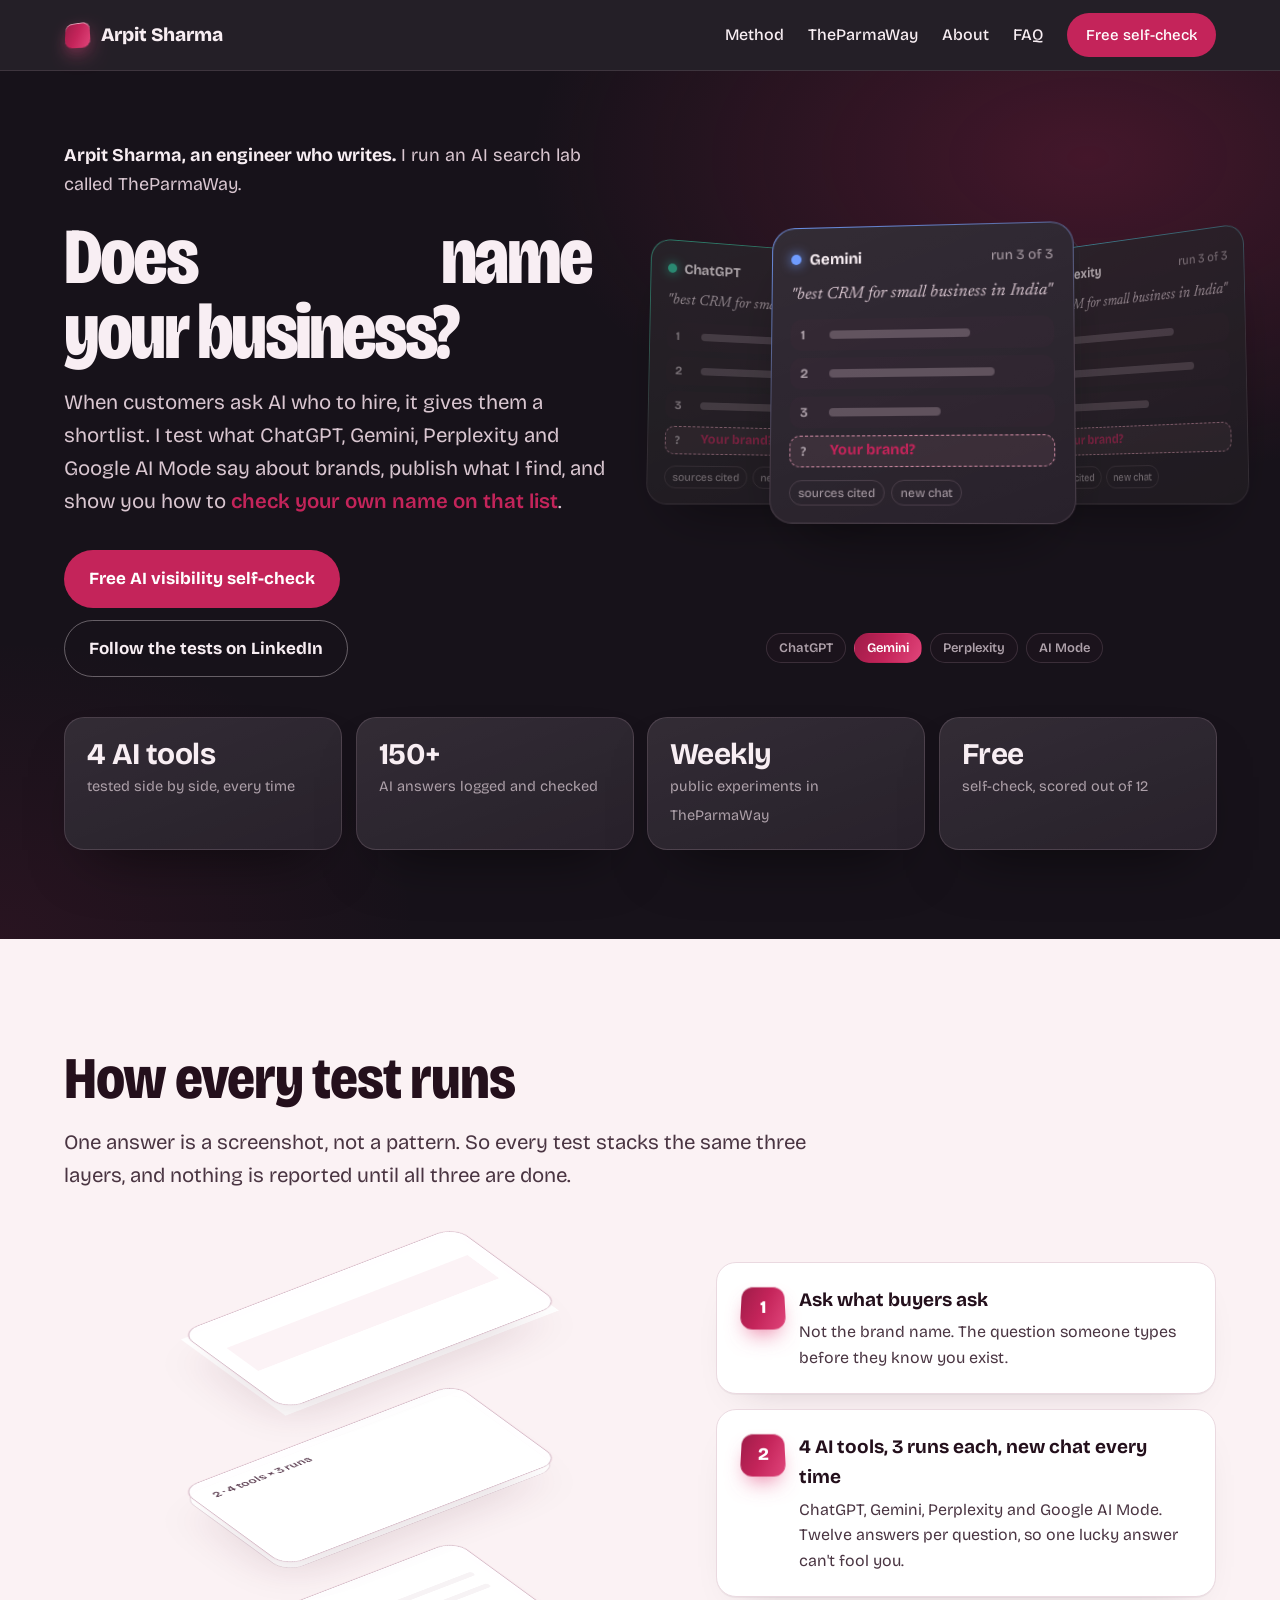
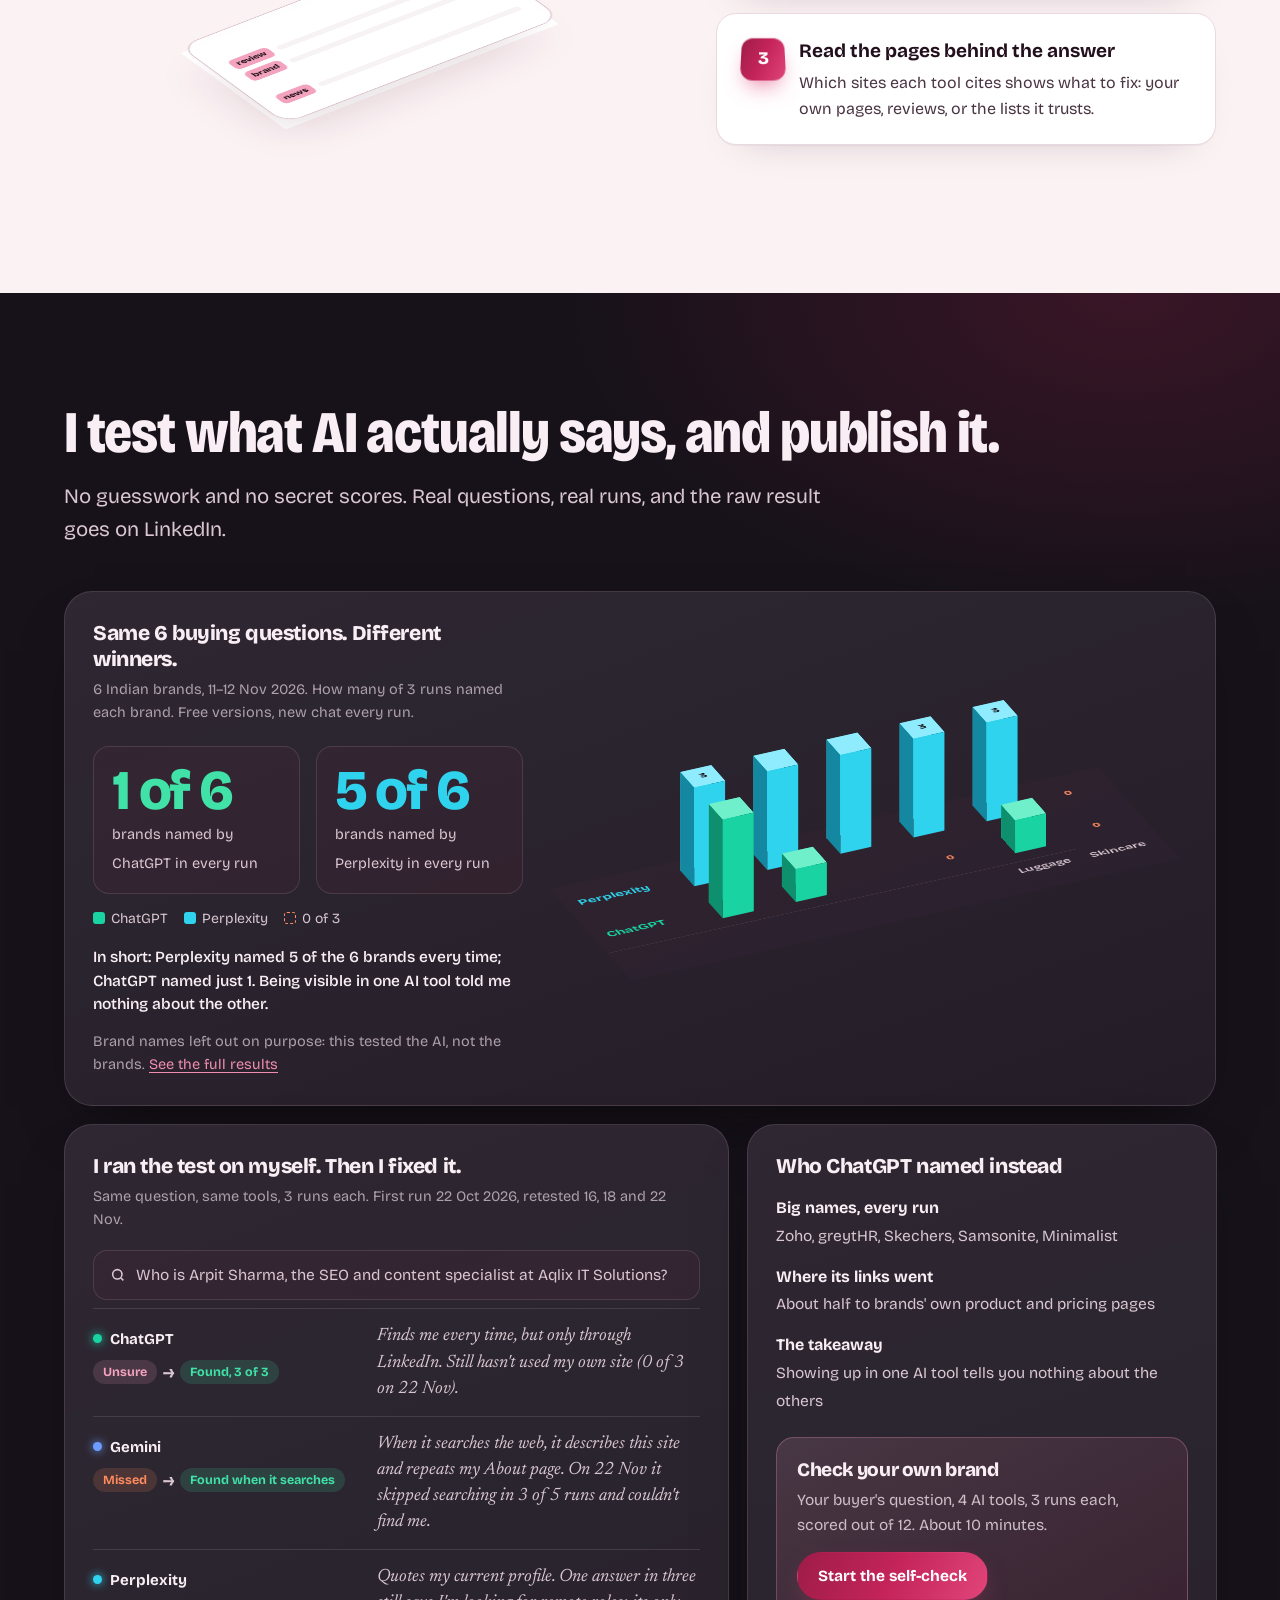
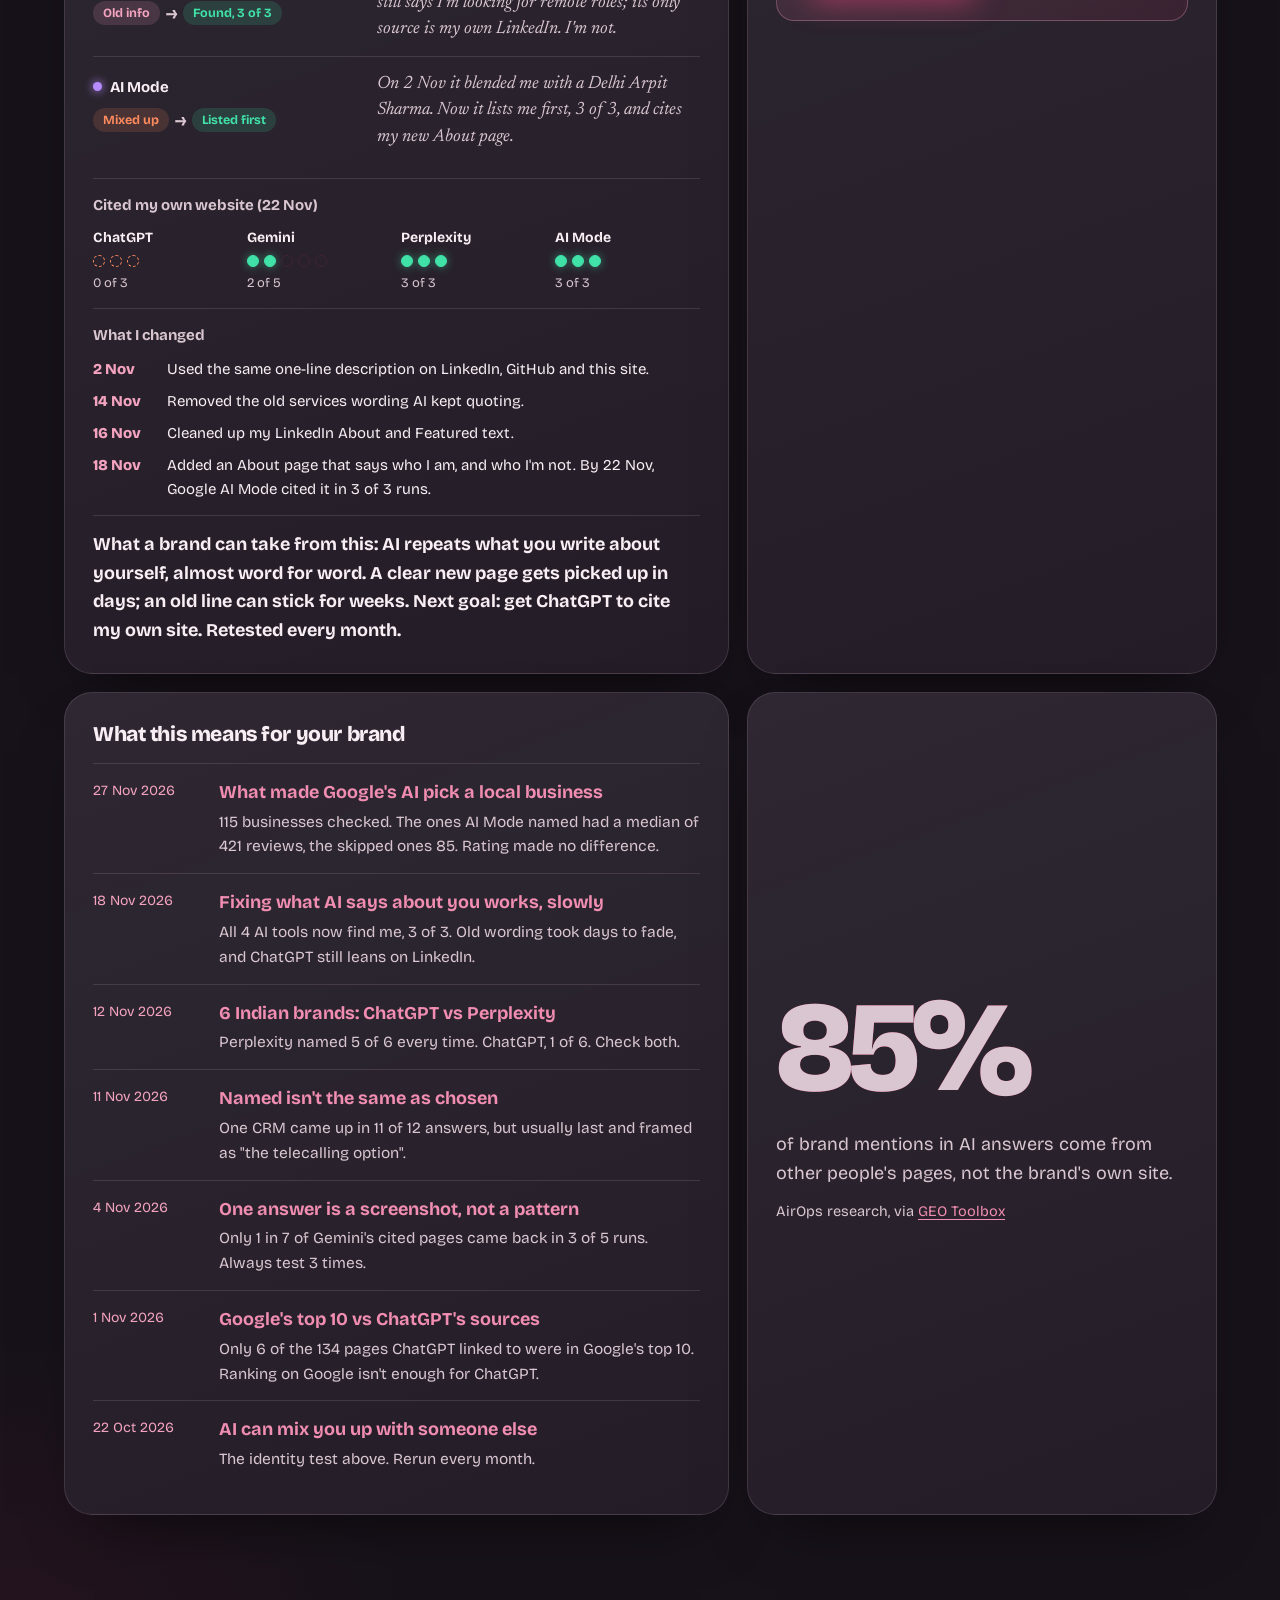
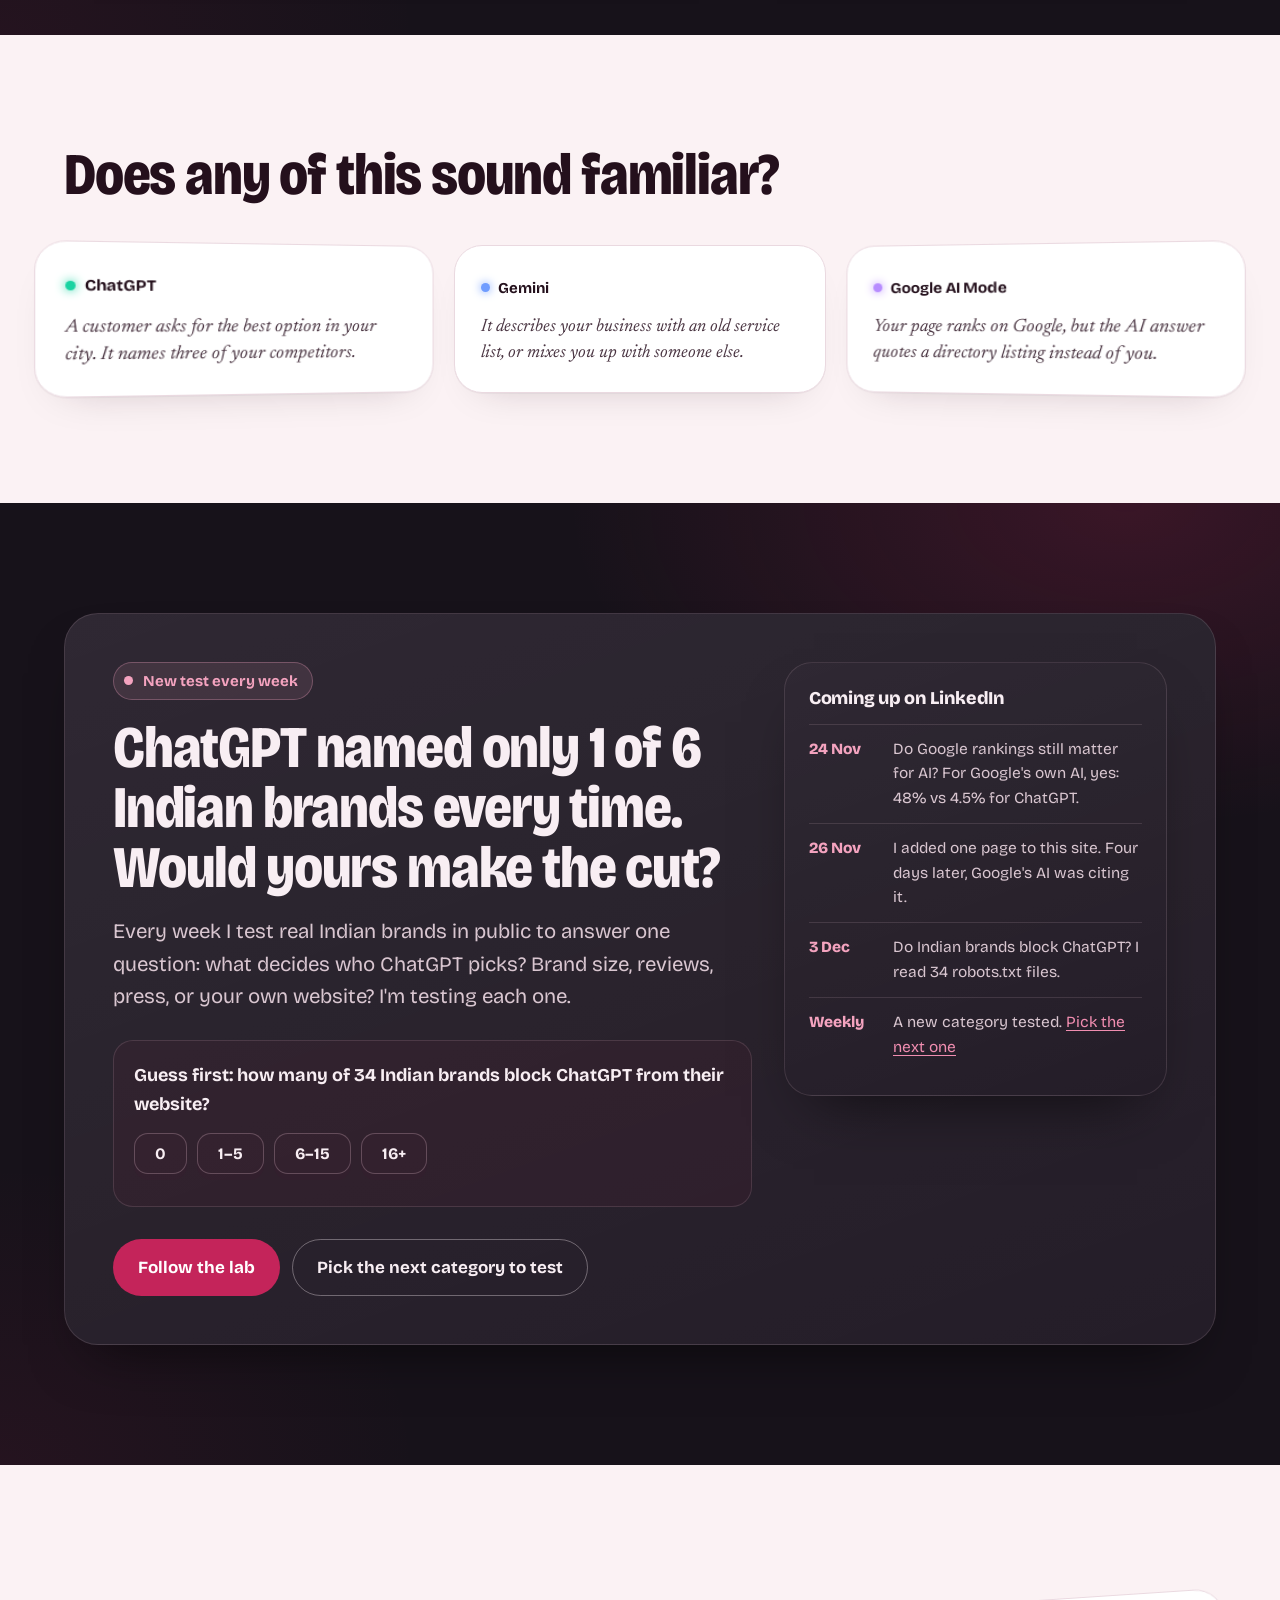
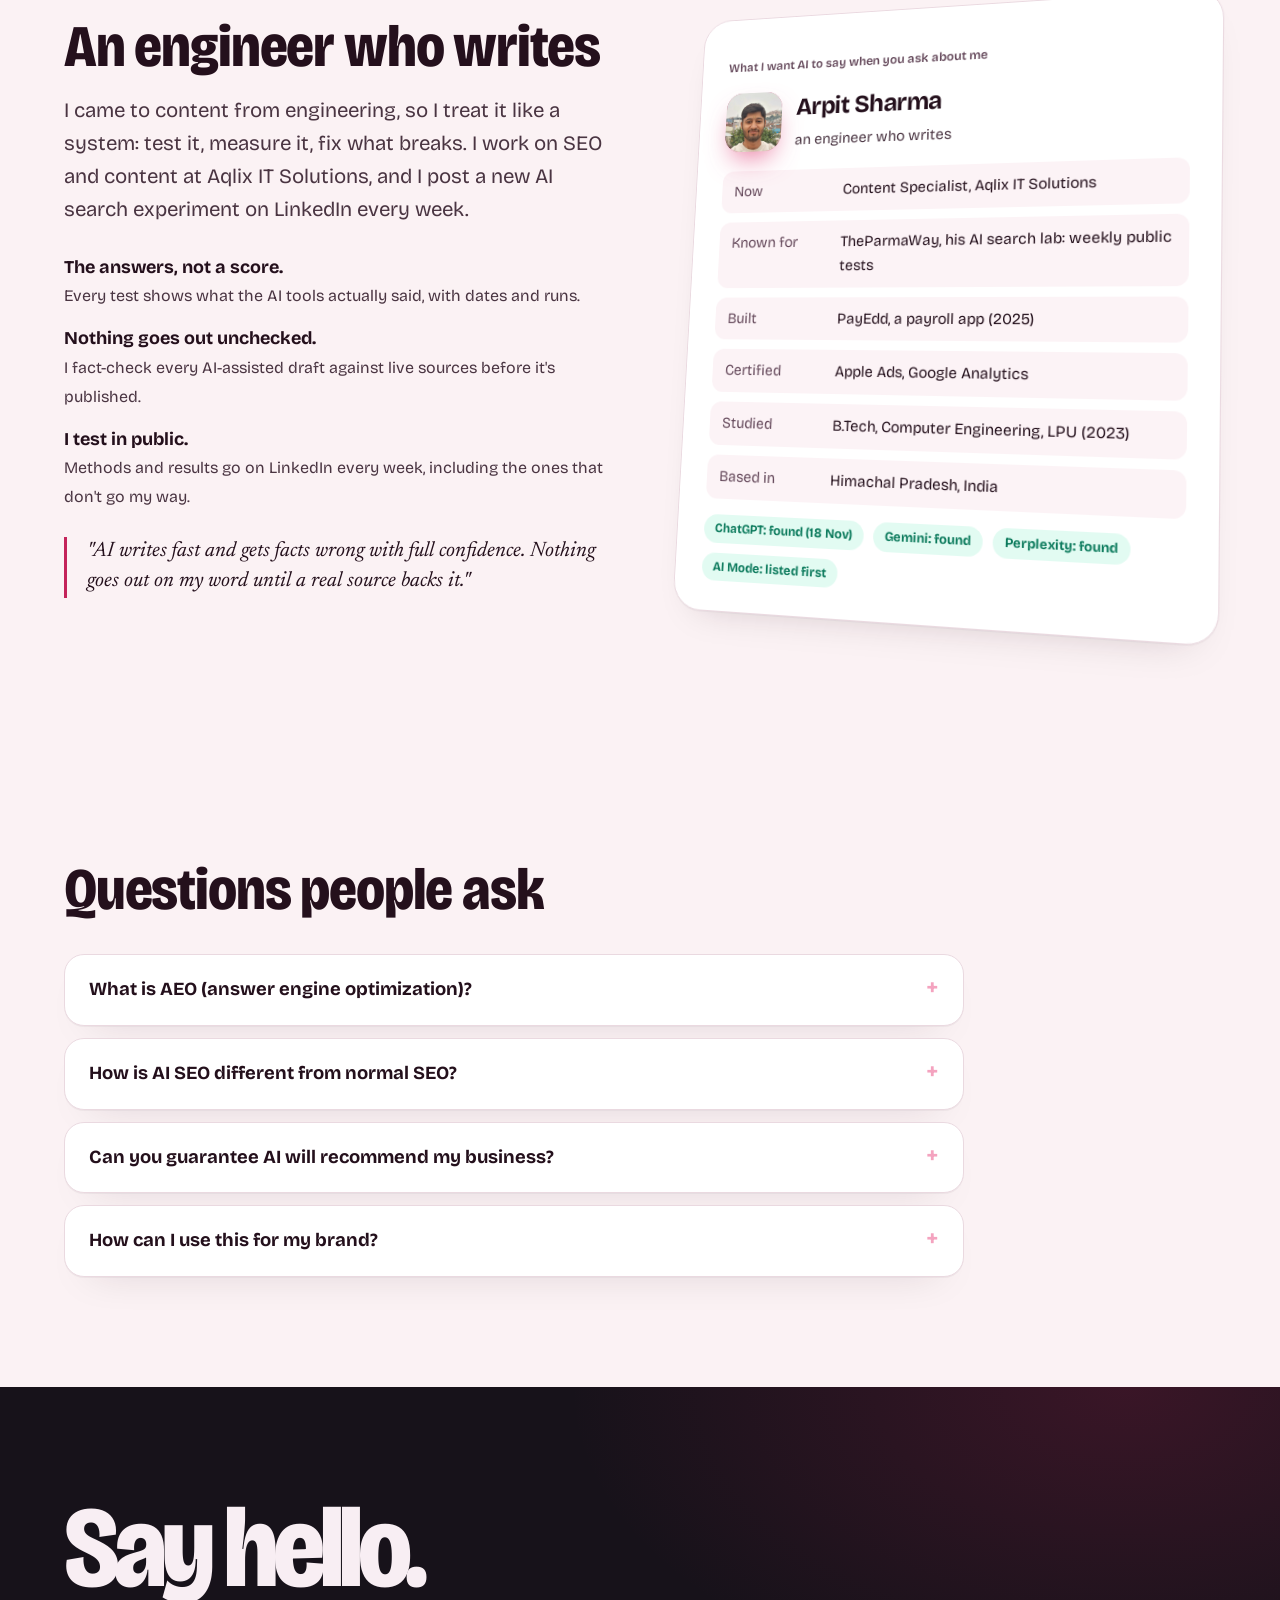
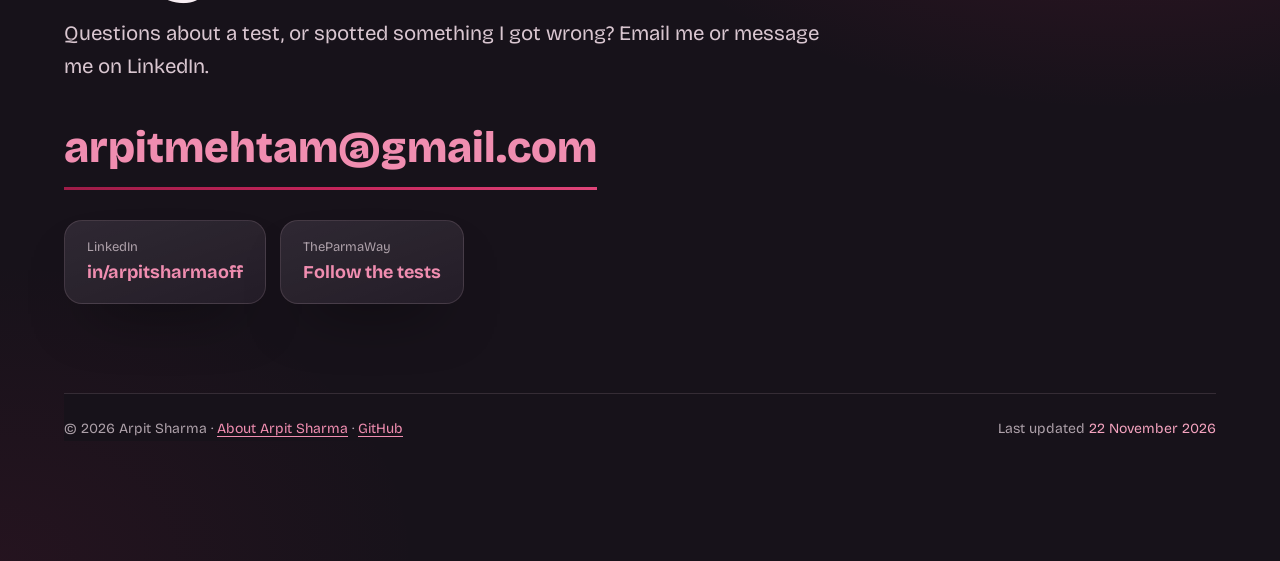
<file: index.html>
<!doctype html>
<html lang="en">
<head>
<meta charset="utf-8">
<meta name="viewport" content="width=device-width, initial-scale=1">
<title>Arpit Sharma | Engineer who writes · TheParmaWay</title>
<meta name="msvalidate.01" content="E1D1852BD2D52EC46125A11F75CDDBDB" />
<meta name="description" content="Arpit Sharma, an engineer who writes, runs public tests of how ChatGPT, Gemini, Perplexity and Google AI Mode pick brands. Free AI visibility self-check.">
<meta name="author" content="Arpit Sharma">
<link rel="canonical" href="https://arpitmehta946.github.io/">
<meta name="robots" content="index, follow, max-image-preview:large">
<meta property="og:type" content="profile">
<meta property="og:site_name" content="Arpit Sharma">
<meta property="og:title" content="Does AI say your name when customers ask who to hire?">
<meta property="og:description" content="I test what ChatGPT, Gemini, Perplexity and Google AI Mode say about businesses and publish what I find. Check your own brand with the free self-check.">
<meta property="og:url" content="https://arpitmehta946.github.io/">
<meta property="og:image" content="https://arpitmehta946.github.io/og.png">
<meta property="og:image:width" content="1200">
<meta property="og:image:height" content="630">
<meta property="og:image:alt" content="Arpit Sharma, an engineer who writes. When customers ask AI who to hire, does it say your name?">
<meta name="twitter:card" content="summary_large_image">
<meta name="theme-color" content="#FBF2F4">
<link rel="icon" href="favicon.svg" type="image/svg+xml">
<link rel="preconnect" href="https://fonts.googleapis.com">
<link rel="preconnect" href="https://fonts.gstatic.com" crossorigin>
<link href="https://fonts.googleapis.com/css2?family=Bricolage+Grotesque:opsz,wdth,wght@12..96,75..100,400..800&family=Newsreader:ital,opsz,wght@1,6..72,400&display=swap" rel="stylesheet">

<script type="application/ld+json">
{
  "@context": "https://schema.org",
  "@graph": [
    {
      "@type": "Person",
      "@id": "https://arpitmehta946.github.io/#arpit",
      "name": "Arpit Sharma",
      "url": "https://arpitmehta946.github.io/",
      "image": "https://arpitmehta946.github.io/arpit-sharma.jpg",
      "email": "mailto:arpitmehtam@gmail.com",
      "jobTitle": "Content Specialist",
      "description": "Engineer who writes, from Amb, Himachal Pradesh. Runs an AI search lab called TheParmaWay: public tests of how ChatGPT, Gemini, Perplexity and Google AI Mode choose which brands to recommend. Built PayEdd. Currently Content Specialist at Aqlix IT Solutions.",
      "worksFor": { "@type": "Organization", "name": "Aqlix IT Solutions" },
      "address": { "@type": "PostalAddress", "addressLocality": "Amb", "addressRegion": "Himachal Pradesh", "addressCountry": "IN" },
      "knowsAbout": ["AI SEO", "Answer Engine Optimization", "Generative Engine Optimization", "Search engine optimization", "Content strategy", "Schema markup", "Apple Search Ads"],
      "hasCredential": [
        { "@type": "EducationalOccupationalCredential", "name": "Apple Ads Certification", "credentialCategory": "certificate" },
        { "@type": "EducationalOccupationalCredential", "name": "Google Analytics Certification", "credentialCategory": "certificate", "recognizedBy": { "@type": "Organization", "name": "Google" } },
        { "@type": "EducationalOccupationalCredential", "name": "Bachelor of Technology, Computer Engineering", "credentialCategory": "degree", "recognizedBy": { "@type": "CollegeOrUniversity", "name": "Lovely Professional University" } }
      ],
      "alumniOf": { "@type": "CollegeOrUniversity", "name": "Lovely Professional University" },
      "sameAs": [
        "https://www.linkedin.com/in/arpitsharmaoff",
        "https://github.com/arpitmehta946"
      ]
    },
    {
      "@type": "ProfilePage",
      "@id": "https://arpitmehta946.github.io/#page",
      "url": "https://arpitmehta946.github.io/",
      "name": "Arpit Sharma | Engineer who writes · TheParmaWay",
      "inLanguage": "en",
      "mainEntity": { "@id": "https://arpitmehta946.github.io/#arpit" },
      "dateModified": "2026-11-04"
    },
    {
      "@type": "FAQPage",
      "@id": "https://arpitmehta946.github.io/#faq",
      "mainEntity": [
        { "@type": "Question", "name": "What is AEO (answer engine optimization)?", "acceptedAnswer": { "@type": "Answer", "text": "AEO is the work of getting your business named and described correctly when people ask AI tools like ChatGPT, Gemini, Perplexity and Google AI Mode for an answer or a recommendation." } },
        { "@type": "Question", "name": "How is AI SEO different from normal SEO?", "acceptedAnswer": { "@type": "Answer", "text": "SEO gets your page ranked. AI SEO gets your name into the answer. AI tools build answers from many pages, often directories, reviews and roundups rather than your own site, so the work covers what others say about you as well as your own pages. Good SEO is still the base." } },
        { "@type": "Question", "name": "Can you guarantee AI will recommend my business?", "acceptedAnswer": { "@type": "Answer", "text": "No. Nobody controls what an AI tool says, and anyone who promises it is guessing. What helps is seeing exactly what each tool says now, changing what it reads, and retesting the same questions every month to see what moved." } },
        { "@type": "Question", "name": "How can I use this for my brand?", "acceptedAnswer": { "@type": "Answer", "text": "Start with the free AI visibility self-check: one buyer question, four AI tools, three runs each, about 10 minutes. Then follow TheParmaWay on LinkedIn, where every new test and method goes up first." } }
      ]
    }
  ]
}
</script>

<style>
:root{
  --bg:#FBF2F4;--bg-2:#F6E7ED;--ink:#24101C;--soft:#4A3542;--muted:#64485A;
  --line:rgba(120,40,80,.13);--line-2:rgba(120,40,80,.24);
  --glass:linear-gradient(160deg,rgba(255,255,255,.96),rgba(255,255,255,.86));
  --v:#C4245A;--b:#E0457A;--c:#F4A3BF;--you:#C4245A;--you-2:#E0457A;
  --grad:linear-gradient(115deg,#9E1C48 0%,#C4245A 50%,#E0457A 100%);
  --grad-you:linear-gradient(115deg,#F9D3E0,#F4A3BF);
  --good:#41E2A8;--bad:#FF8B5E;--mid:#F4A3BF;
  --c-gpt:#19D3A2;--c-gem:#6F9CFF;--c-ppx:#2FD3EE;--c-aim:#B78CFF;
  --disp:"Bricolage Grotesque","Segoe UI",system-ui,sans-serif;--voice:"Newsreader",Georgia,serif;
  --r-lg:28px;--r-md:20px;--r-sm:12px;
  --shadow:0 30px 60px -36px rgba(80,20,50,.28),0 12px 30px -22px rgba(196,36,90,.22);
}
*{box-sizing:border-box}
html{-webkit-text-size-adjust:100%;scroll-behavior:smooth}
body{margin:0;background:var(--bg);color:var(--ink);font:400 18px/1.6 var(--disp);overflow-x:hidden;
  background-image:
    radial-gradient(1100px 700px at 85% -8%,rgba(196,36,90,0.14),transparent 60%),
    radial-gradient(900px 600px at -5% 30%,rgba(244,163,191,.10),transparent 60%),
    radial-gradient(1000px 800px at 50% 110%,rgba(224,69,122,0.08),transparent 60%);
  background-attachment:fixed}
a{color:#C4245A;text-underline-offset:3px}
a:hover{color:#8E1A41}
:focus-visible{outline:3px solid var(--you);outline-offset:3px;border-radius:8px}
.wrap{max-width:1200px;margin:0 auto;padding:0 24px}
.skip{position:absolute;left:-999px}.skip:focus{left:16px;top:16px;background:var(--you);color:#111;padding:8px 12px;border-radius:8px;z-index:99}
.sr{position:absolute;width:1px;height:1px;overflow:hidden;clip:rect(0 0 0 0);white-space:nowrap}
h1,h2,h3{font-weight:800;letter-spacing:-.02em;margin:0}
h2{font-size:clamp(34px,4.6vw,60px);line-height:1.02;font-variation-settings:"wdth" 85;max-width:17em}
h3{font-size:21px;line-height:1.25}
.lead{font-size:clamp(18px,1.6vw,21px);color:var(--soft);max-width:38em;margin:18px 0 0}
.meta{color:var(--muted);font-size:14.5px;margin:6px 0 0}
.take{margin:16px 0 0;font-size:15.5px;line-height:1.5;color:var(--ink,inherit);font-weight:550}
section{padding:130px 0 0}
.grad-text{background:var(--grad);-webkit-background-clip:text;background-clip:text;color:transparent}

/* buttons */
.btn{display:inline-flex;align-items:center;justify-content:center;gap:8px;padding:14px 24px;border-radius:999px;font-weight:700;font-size:17px;text-decoration:none;border:1px solid transparent;transition:transform .2s,box-shadow .2s,border-color .2s;color:#fff}
.btn.p{background:var(--grad);color:#fff;box-shadow:0 14px 40px -14px rgba(224,69,122,.8),inset 0 1px 0 rgba(255,255,255,.5)}
.btn.p:hover{transform:translateY(-2px);box-shadow:0 20px 46px -14px rgba(224,69,122,.95),inset 0 1px 0 rgba(255,255,255,.5);color:#fff}
.btn.line{border-color:var(--line-2);background:rgba(255,255,255,.7);color:var(--ink)}
.btn.line:hover{border-color:#C4245A;color:#C4245A}

/* glass surface used everywhere */
.glass{position:relative;background:var(--glass),rgba(255,255,255,0.85);border:1px solid var(--line);border-radius:var(--r-lg);box-shadow:var(--shadow),inset 0 1px 0 rgba(120,40,80,0.08);backdrop-filter:blur(10px);-webkit-backdrop-filter:blur(10px)}
.tilt{transition:transform .35s cubic-bezier(.2,.8,.2,1);transform-style:preserve-3d;will-change:transform}
.tilt>*{transform:translateZ(18px)}

/* nav */
.top{position:sticky;top:0;z-index:30;backdrop-filter:blur(16px);-webkit-backdrop-filter:blur(16px);background:rgba(255,255,255,0.85);border-bottom:1px solid var(--line)}
.top .wrap{display:flex;align-items:center;justify-content:space-between;height:70px;gap:16px}
.brand{color:var(--ink);text-decoration:none;font-weight:800;font-size:19px;display:flex;align-items:center;gap:11px}
.brand i{width:26px;height:26px;border-radius:8px;background:var(--grad);transform:perspective(80px) rotateX(18deg) rotateY(-18deg);box-shadow:0 6px 18px -4px rgba(224,69,122,.8),inset 0 1px 0 rgba(255,255,255,.6)}
.top nav{display:flex;align-items:center;gap:24px}
.top nav a{color:var(--soft);text-decoration:none;font-size:16px;font-weight:500}
.top nav a:hover{color:#8E1A41}
.top nav .btn{padding:9px 18px;font-size:15px}

/* ===== HERO ===== */
.hero{padding:70px 0 0;position:relative;overflow:hidden}
.hero-grid{display:grid;grid-template-columns:minmax(0,1fr) minmax(0,1fr);gap:24px;align-items:center;position:relative;z-index:2}
.role{color:var(--soft);font-size:18px;margin:0 0 20px}
.role b{color:var(--ink)}
.hero h1{font-size:clamp(46px,6.2vw,94px);line-height:.95;letter-spacing:-.035em;font-variation-settings:"wdth" 80}
.hero h1 .tool{display:inline-block;background:var(--grad);-webkit-background-clip:text;background-clip:text;color:transparent;padding-right:.04em;transition:opacity .35s,transform .35s}
.hero h1 .tool.out{opacity:0;transform:translateY(-.25em)}
.hero .lead mark{background:none;color:var(--you);font-weight:600}
.btns{display:flex;flex-wrap:wrap;gap:12px;margin-top:32px}

/* coverflow of AI answers: every card stays visible */
.stage{position:relative;height:520px;perspective:1500px;perspective-origin:50% 38%}
.flow{position:absolute;inset:0;transform-style:preserve-3d;transform:rotateX(var(--rx,6deg)) rotateY(var(--ry,-8deg));transition:transform .5s cubic-bezier(.2,.8,.2,1)}
.aic{position:absolute;left:50%;top:50%;width:290px;margin:-170px 0 0 -145px;padding:18px 18px 16px;border-radius:22px;
  background:linear-gradient(165deg,rgba(255,255,255,0.96),rgba(255,255,255,0.96));border:1px solid rgba(255,255,255,.12);
  box-shadow:0 50px 70px -40px rgba(80,20,50,0.21),0 0 0 1px rgba(196,36,90,.05),inset 0 1px 0 rgba(255,255,255,.12);
  transition:transform 1s cubic-bezier(.2,.75,.2,1),opacity 1s,filter 1s;backface-visibility:hidden}
.aic::before{content:"";position:absolute;inset:-1px;border-radius:inherit;padding:1px;background:linear-gradient(160deg,var(--c),transparent 55%);-webkit-mask:linear-gradient(#000 0 0) content-box,linear-gradient(#000 0 0);-webkit-mask-composite:xor;mask-composite:exclude;opacity:.9;pointer-events:none}
.aic[data-pos="0"]{transform:translate3d(0,0,90px);opacity:1;z-index:4}
.aic[data-pos="1"]{transform:translate3d(190px,-18px,-120px) rotateY(-34deg);opacity:.82;filter:saturate(.8) brightness(.8);z-index:3}
.aic[data-pos="3"]{transform:translate3d(-190px,-18px,-120px) rotateY(34deg);opacity:.82;filter:saturate(.8) brightness(.8);z-index:2}
.aic[data-pos="2"]{transform:translate3d(0,-70px,-330px) scale(.92);opacity:.5;filter:saturate(.6) brightness(.65);z-index:1}
.aic-top{display:flex;justify-content:space-between;align-items:center;font-size:13px;color:var(--muted)}
.aic-tool{display:flex;align-items:center;gap:8px;color:var(--ink);font-weight:700;font-size:15px}
.aic-tool i{width:10px;height:10px;border-radius:50%;background:var(--c);box-shadow:0 0 12px var(--c)}
.aic-q{margin:12px 0 12px;font-family:var(--voice);font-style:italic;font-size:16px;color:var(--soft);line-height:1.35}
.aic ol{list-style:none;margin:0;padding:0;display:grid;gap:7px}
.aic li{display:flex;align-items:center;gap:10px;height:30px;padding:0 10px;border-radius:10px;background:rgba(120,40,80,0.05);font-size:14px}
.aic li b{width:18px;color:var(--muted);font-size:12.5px}
.aic li s{display:block;height:8px;width:var(--w);border-radius:6px;background:rgba(217,198,208,.28);text-decoration:none}
.aic li.you{border:1.5px dashed rgba(244,163,191,.75);background:rgba(244,163,191,.08);color:var(--you);font-weight:700}
.aic[data-pos="0"] li.you{animation:slot 2.4s ease-in-out infinite}
@keyframes slot{50%{background:rgba(244,163,191,.2);box-shadow:0 0 22px -4px rgba(244,163,191,.7)}}
.aic .src{display:flex;gap:6px;margin-top:12px;flex-wrap:wrap}
.aic .src span{font-size:11.5px;color:var(--muted);border:1px solid var(--line);border-radius:999px;padding:2px 8px}
.floor{position:absolute;left:50%;bottom:-120px;width:1500px;height:620px;margin-left:-750px;z-index:0;pointer-events:none;
  background-image:linear-gradient(rgba(196,36,90,0.14) 1px,transparent 1px),linear-gradient(90deg,rgba(196,36,90,0.14) 1px,transparent 1px);background-size:60px 60px;
  transform:perspective(700px) rotateX(72deg);transform-origin:50% 100%;
  -webkit-mask:radial-gradient(ellipse 55% 70% at 50% 100%,#000 10%,transparent 70%);mask:radial-gradient(ellipse 55% 70% at 50% 100%,#000 10%,transparent 70%);
  animation:floor 6s linear infinite}
@keyframes floor{to{background-position:0 60px,0 0}}
.dots-nav{position:absolute;left:0;right:0;bottom:6px;display:flex;justify-content:center;gap:8px;z-index:5}
.dots-nav button{font:600 13px var(--disp);color:var(--muted);background:rgba(120,40,80,0.05);border:1px solid var(--line);border-radius:999px;padding:6px 12px;cursor:pointer}
.dots-nav button[aria-pressed="true"]{color:#fff;background:var(--grad);border-color:transparent}

.creds{display:grid;grid-template-columns:repeat(4,1fr);gap:14px;margin-top:40px;position:relative;z-index:2;perspective:1000px}
.creds div{padding:20px 22px;border-radius:var(--r-md)}
.creds b{display:block;font-size:30px;line-height:1.1;letter-spacing:-.02em}
.creds span{color:var(--muted);font-size:14.5px}

/* ===== METHOD: exploded 3D layers ===== */
.method{display:grid;grid-template-columns:minmax(0,1.1fr) minmax(0,.9fr);gap:40px;align-items:center;margin-top:30px}
.layers{position:relative;height:560px}
.layers .scene{position:absolute;left:50%;top:73%;width:340px;height:180px;margin:-90px 0 0 -170px;transform-style:preserve-3d;transform:rotateX(58deg) rotateZ(-36deg)}
.plate{position:absolute;inset:0;border-radius:22px;transform-style:preserve-3d;transform:translateZ(var(--z));padding:18px 20px;
  background:linear-gradient(150deg,rgba(255,255,255,0.92),rgba(255,255,255,0.92));border:1px solid rgba(120,40,80,0.3);
  box-shadow:0 0 0 1px rgba(196,36,90,.05),-30px 40px 60px -20px rgba(80,20,50,0.13),inset 0 1px 0 rgba(255,255,255,.14);animation:hover 5s ease-in-out infinite;animation-delay:var(--d)}
.plate::after{content:"";position:absolute;inset:0;border-radius:inherit;transform:translateZ(-8px);background:rgba(255,255,255,0.95);border:1px solid rgba(120,40,80,0.18)}
@keyframes hover{50%{transform:translateZ(calc(var(--z) + 14px))}}
.plate .pl{position:relative;z-index:2;white-space:nowrap;font-size:14px;color:var(--muted);font-weight:600;margin:0 0 10px}
.plate.p1 .field{border-radius:12px;background:rgba(196,36,90,.05);border:1px solid var(--line-2);padding:12px 14px;font-family:var(--voice);font-style:italic;color:var(--ink);font-size:17px}
.plate.p2 .gridr{display:grid;grid-template-columns:90px repeat(3,1fr);gap:7px 8px;align-items:center;font-size:12.5px;color:var(--soft)}
.plate.p2 i{height:20px;border-radius:6px;background:var(--c);opacity:.85;box-shadow:0 0 10px -2px var(--c)}
.plate.p2 i.no{background:rgba(120,40,80,0.08);box-shadow:none}
.plate.p3 .row{display:flex;align-items:center;gap:8px;margin:7px 0;font-size:13px;color:var(--soft)}
.plate.p3 .row s{flex:1;height:8px;border-radius:4px;background:rgba(217,198,208,.22);text-decoration:none}
.plate.p3 .row b{font-size:11px;color:#12080F;background:var(--c);border-radius:6px;padding:1px 6px}
.beam{position:absolute;left:50%;top:50%;width:2px;height:300px;transform-origin:top;background:linear-gradient(var(--c),transparent);opacity:.5}
.steps{list-style:none;margin:0;padding:0;display:grid;gap:16px;counter-reset:s}
.steps li{padding:22px 24px;border-radius:var(--r-md);display:grid;grid-template-columns:44px 1fr;gap:4px 14px}
.steps li::before{counter-increment:s;content:counter(s);grid-row:span 2;width:44px;height:44px;border-radius:12px;display:grid;place-items:center;font-weight:800;color:#fff;background:var(--grad);box-shadow:0 10px 20px -8px rgba(224,69,122,.8),inset 0 1px 0 rgba(255,255,255,.6);transform:perspective(100px) rotateX(14deg)}
.steps b{font-size:19px}
.steps span{color:var(--soft);font-size:16px}

/* ===== PROOF ===== */
.bento{display:grid;grid-template-columns:repeat(12,minmax(0,1fr));gap:18px;margin-top:44px;perspective:1600px}
.panel{padding:28px;border-radius:var(--r-lg)}
.b-chart{grid-column:span 12;display:grid;grid-template-columns:minmax(0,.8fr) minmax(0,1.2fr);gap:20px;align-items:center;overflow:hidden}
.b-id{grid-column:span 7}
.b-who{grid-column:span 5}
.b-log{grid-column:span 7}
.b-85{grid-column:span 5;display:flex;flex-direction:column;justify-content:center;gap:8px;background:linear-gradient(160deg,rgba(244,163,191,.18),rgba(255,255,255,0.85))}
.vs{display:flex;gap:16px;margin:22px 0 14px;flex-wrap:wrap}
.vs div{flex:1;min-width:140px;padding:16px 18px;border-radius:16px;background:rgba(196,36,90,.05);border:1px solid var(--line)}
.vs b{display:block;font-size:56px;line-height:1;letter-spacing:-.04em;font-weight:800}
.vs .g b{color:var(--c-gpt)}.vs .px b{color:var(--c-ppx)}
.vs span{font-size:14.5px;color:var(--soft)}
.legend{display:flex;gap:16px;font-size:14px;color:var(--soft);margin-top:6px}
.legend i{display:inline-block;width:12px;height:12px;border-radius:3px;margin-right:6px;vertical-align:-1px}

/* isometric 3D bar chart */
.iso{position:relative;height:430px}
.iso .plane{position:absolute;left:50%;top:56%;width:600px;height:200px;margin:-100px 0 0 -300px;transform-style:preserve-3d;transform:rotateX(60deg) rotateZ(-24deg);
  background:linear-gradient(90deg,rgba(120,40,80,0.1) 1px,transparent 1px) 110px 0/80px 100% no-repeat,rgba(120,40,80,0.05);border:1px solid var(--line);border-radius:16px}
.iso .lane{position:absolute;left:0;right:0;height:70px;border-bottom:1px solid var(--line)}
.iso .tl{position:absolute;left:14px;height:70px;display:flex;align-items:center;font-size:15px;font-weight:700}
.iso .cat{position:absolute;top:146px;width:80px;text-align:center;font-size:14px;font-weight:600;color:var(--soft)}
.bar{position:absolute;width:34px;height:34px;transform-style:preserve-3d}
.bar>i{position:absolute;display:block}
.bar .t{inset:0;transform:translateZ(var(--h));background:var(--top)}
.bar .f{left:0;top:34px;width:34px;height:var(--h);transform-origin:top;transform:rotateX(90deg);background:var(--side)}
.bar .bk{left:0;top:0;width:34px;height:var(--h);transform-origin:top;transform:rotateX(90deg);background:var(--side)}
.bar .r{left:34px;top:0;width:var(--h);height:34px;transform-origin:left;transform:rotateY(-90deg);background:var(--dark)}
.bar .l{left:0;top:0;width:var(--h);height:34px;transform-origin:left;transform:rotateY(-90deg);background:var(--dark)}
.bar.gpt{--top:#6FF0CB;--side:#19D3A2;--dark:#0E8F6E}
.bar.ppx{--top:#8FECFF;--side:#2FD3EE;--dark:#1488A0}
.bar.zero .t{background:transparent;border:1.5px dashed rgba(255,139,94,.7);transform:translateZ(1px)}
.bar.zero .f,.bar.zero .r,.bar.zero .l,.bar.zero .bk{display:none}
.bar .n{position:absolute;left:0;top:0;width:34px;height:34px;display:grid;place-items:center;font-size:12px;font-weight:800;color:#12080F;transform:translateZ(calc(var(--h) + .5px))}
.bar.zero .n{color:var(--bad)}

.said{display:grid;grid-template-columns:120px 1fr;gap:14px;padding:14px 0;border-top:1px solid var(--line)}
.who{display:inline-flex;align-items:center;gap:8px;font-weight:700;font-size:15px}
.who i{width:9px;height:9px;border-radius:50%;background:var(--c);box-shadow:0 0 10px var(--c)}
.verdict{display:inline-block;margin-top:6px;font-size:12.5px;font-weight:700;border-radius:999px;padding:2px 10px}
.v-mid{background:rgba(244,163,191,.15);color:var(--mid)}.v-bad{background:rgba(255,139,94,.15);color:var(--bad)}.v-good{background:rgba(65,226,168,.15);color:var(--good)}
.voice{font-family:var(--voice);font-style:italic;font-size:18px;line-height:1.45;color:var(--soft);margin:0}
.q{display:flex;gap:10px;align-items:center;margin:18px 0 8px;padding:12px 16px;border-radius:14px;background:rgba(196,36,90,.05);border:1px solid var(--line);font-size:15.5px;color:var(--soft)}
.b-id .said{grid-template-columns:262px 1fr;column-gap:22px}.b-id .ba{flex-wrap:nowrap;white-space:nowrap}
.ba{display:flex;align-items:center;flex-wrap:wrap;gap:6px;margin-top:6px}.ba .verdict{margin-top:0}.ba .arr{color:var(--soft);font-weight:700}
.cited,.fixed{margin-top:14px;padding-top:14px;border-top:1px solid var(--line)}
.cited-h{margin:0 0 10px;font-weight:700;font-size:15px;color:var(--soft)}
.cited ul{list-style:none;margin:0;padding:0;display:grid;grid-template-columns:repeat(4,1fr);gap:10px}
.cited li{display:flex;flex-direction:column;gap:6px;font-size:14px}
.cited li span{font-weight:700}.cited em{font-style:normal;color:var(--soft);font-size:13px}
.dots{display:flex;gap:5px}.dots i{width:12px;height:12px;border-radius:50%;border:1.5px solid rgba(120,40,80,0.3)}
.dots[data-n="3"] i{background:var(--good);border-color:var(--good);box-shadow:0 0 8px rgba(65,226,168,.5)}
.dots[data-n="2"] i:nth-child(-n+2){background:var(--good);border-color:var(--good);box-shadow:0 0 8px rgba(65,226,168,.5)}
.dots[data-n="0"] i{border-style:dashed;border-color:var(--bad)}
.fixed ol{list-style:none;margin:0;padding:0;display:grid;gap:8px}
.fixed li{display:grid;grid-template-columns:64px 1fr;gap:10px;font-size:15px}
.fixed time{font-weight:800;color:var(--mid)}
@media (max-width:640px){.b-id .said{grid-template-columns:1fr}.cited ul{grid-template-columns:repeat(2,1fr)}}
.fixing{margin:14px 0 0;padding-top:14px;border-top:1px solid var(--line);font-weight:700}
.list{list-style:none;margin:16px 0 0;padding:0;display:grid;gap:14px}
.list b{display:block;font-size:16px}.list span{color:var(--soft);font-size:15.5px}
.check{margin-top:22px;padding:20px;border-radius:18px;background:linear-gradient(150deg,rgba(244,163,191,.16),rgba(196,36,90,.08));border:1px solid rgba(244,163,191,.35)}
.check h3{font-size:19px}.check p{color:var(--soft);font-size:15.5px;margin:6px 0 14px}
.check .btn{background:var(--grad-you);color:#1A0B14;padding:11px 20px;font-size:15.5px}
.log{list-style:none;margin:16px 0 0;padding:0}
.log li{display:grid;grid-template-columns:110px 1fr;gap:16px;padding:14px 0;border-top:1px solid var(--line)}
.log time{color:var(--muted);font-size:14px;padding-top:2px}
.log a{font-weight:700;color:var(--ink);text-decoration:none}.log a:hover{color:#C4245A}
.log p{margin:3px 0 0;color:var(--soft);font-size:15.5px}
.huge{font-size:clamp(90px,10vw,150px);line-height:.85;font-weight:800;letter-spacing:-.05em;margin:6px 0 16px;background:linear-gradient(160deg,#E0457A,#C4245A 55%,#8E1A41);-webkit-background-clip:text;background-clip:text;color:transparent}
.b-85 p{margin:0;color:var(--soft)}

/* pains: curved wall */
.pains{display:grid;grid-template-columns:repeat(3,1fr);gap:18px;margin-top:40px;perspective:1300px}
.pain{padding:26px;border-radius:var(--r-lg)}
.pain:nth-child(1){transform:rotateY(16deg) translateZ(-20px);transform-origin:right}
.pain:nth-child(3){transform:rotateY(-16deg) translateZ(-20px);transform-origin:left}
.tag{display:inline-flex;align-items:center;gap:8px;font-weight:700;font-size:15px;margin-bottom:14px}
.tag i{width:9px;height:9px;border-radius:50%;background:var(--c);box-shadow:0 0 10px var(--c)}

/* curiosity */
.soon{display:grid;grid-template-columns:minmax(0,1.25fr) minmax(0,.75fr);gap:32px;padding:48px;border-radius:34px;overflow:hidden;
  background:radial-gradient(600px 400px at 0% 0%,rgba(196,36,90,0.14),transparent 70%),radial-gradient(500px 400px at 100% 100%,rgba(244,163,191,.16),transparent 70%),rgba(255,255,255,0.85)}
.pulse{display:inline-flex;align-items:center;gap:10px;font-weight:700;font-size:15px;color:var(--c);margin:0 0 18px;padding:6px 14px 6px 10px;border-radius:999px;background:rgba(244,163,191,.1);border:1px solid rgba(244,163,191,.3)}
.pulse i{width:9px;height:9px;border-radius:50%;background:var(--c);animation:pulse 1.8s infinite}
@keyframes pulse{0%{box-shadow:0 0 0 0 rgba(244,163,191,.6)}100%{box-shadow:0 0 0 12px rgba(244,163,191,0)}}
.guess{margin-top:26px;padding:20px;border-radius:20px;background:rgba(196,36,90,.05);border:1px solid var(--line)}
.guess p{margin:0;font-weight:700}
.opts{display:flex;flex-wrap:wrap;gap:10px;margin-top:14px}
.opts button{font:700 16px var(--disp);color:var(--ink);background:rgba(120,40,80,0.05);border:1px solid var(--line-2);border-radius:14px;padding:10px 20px;cursor:pointer;transition:transform .2s,background .2s;box-shadow:0 6px 0 rgba(80,20,50,0.08)}
.opts button:hover{transform:translateY(-2px)}
.opts button[aria-pressed="true"]{background:var(--grad-you);color:#1A0B14;border-color:transparent;transform:translateY(4px);box-shadow:0 2px 0 rgba(80,20,50,0.08)}
.locked{margin:12px 0 0!important;font-weight:500!important;color:var(--soft);font-size:15.5px}
.side{padding:24px;border-radius:var(--r-lg);align-self:start}
.side h3{font-size:18px}
.upnext{list-style:none;margin:14px 0 0;padding:0}
.upnext li{display:grid;grid-template-columns:72px 1fr;gap:12px;padding:12px 0;border-top:1px solid var(--line);font-size:15.5px;color:var(--soft)}
.upnext time{font-weight:800;color:var(--c)}

/* about: 3D knowledge card */
.about{display:grid;grid-template-columns:minmax(0,1fr) minmax(0,1fr);gap:48px;align-items:center}
.facts{list-style:none;margin:26px 0 0;padding:0}
.facts li{display:grid;grid-template-columns:110px 1fr;gap:14px;padding:11px 0;border-top:1px solid var(--line);font-size:16.5px}
.facts span{color:var(--muted)}
.kp-stage{perspective:1300px;padding:20px 0}
.kp{padding:30px;border-radius:30px;transform:rotateY(-16deg) rotateX(7deg);transform-style:preserve-3d;transition:transform .5s cubic-bezier(.2,.8,.2,1)}
.kp:hover{transform:rotateY(-6deg) rotateX(3deg)}
.kp .lbl{font-size:13px;color:var(--muted);font-weight:600;transform:translateZ(20px)}
.kp .id{display:flex;gap:16px;align-items:center;margin:14px 0 18px;transform:translateZ(50px)}
.kp .av{width:64px;height:64px;border-radius:18px;display:grid;place-items:center;font-weight:800;font-size:24px;color:#fff;background:var(--grad);box-shadow:0 14px 30px -10px rgba(224,69,122,.8),inset 0 1px 0 rgba(255,255,255,.6)}
.kp .id b{display:block;font-size:26px;letter-spacing:-.02em}
.kp .id span{color:var(--soft);font-size:15.5px}
.kp dl{margin:0;display:grid;gap:10px;transform:translateZ(30px)}
.kp dl div{display:grid;grid-template-columns:110px 1fr;gap:12px;padding:10px 14px;border-radius:12px;background:rgba(196,36,90,.05);font-size:15.5px}
.kp dt{color:var(--muted)}.kp dd{margin:0}
.kp .ok{margin-top:16px;display:flex;gap:10px;flex-wrap:wrap;transform:translateZ(40px)}
.kp .ok span{font-size:13px;font-weight:700;border-radius:999px;padding:4px 12px}
.why{list-style:none;margin:26px 0 0;padding:0;display:grid;gap:14px}
.why b{display:block}.why span{color:var(--soft);font-size:16px}
.quote{margin:26px 0 0;font-family:var(--voice);font-style:italic;font-size:21px;line-height:1.45;padding-left:20px;border-left:3px solid var(--v);color:var(--ink)}

/* faq */
.faq{margin-top:34px;display:grid;gap:12px;max-width:900px}
.faq details{border-radius:var(--r-md);padding:0 24px}
.faq summary{cursor:pointer;list-style:none;padding:20px 0;font-weight:700;font-size:18.5px;display:flex;justify-content:space-between;gap:16px}
.faq summary::-webkit-details-marker{display:none}
.faq summary::after{content:"+";font-size:24px;line-height:1;color:var(--c);transition:transform .25s}
.faq details[open] summary::after{transform:rotate(45deg)}
.faq details p{margin:0 0 20px;color:var(--soft)}

/* contact */
.contact{padding:140px 0 40px}
.contact h2{font-size:clamp(54px,9vw,130px);line-height:.9;letter-spacing:-.045em}
.mail{display:inline-block;margin-top:30px;font-size:clamp(24px,3.4vw,44px);font-weight:800;color:var(--ink);text-decoration:none;background:var(--grad) 0 100%/100% 3px no-repeat;padding-bottom:6px}
.reach{display:flex;gap:14px;margin-top:30px;flex-wrap:wrap}
.reach a{display:block;padding:16px 22px;border-radius:18px;text-decoration:none;color:var(--ink)}
.reach small{display:block;color:var(--muted);font-size:13px}
footer{display:flex;justify-content:space-between;flex-wrap:wrap;gap:10px;margin-top:90px;padding-top:24px;border-top:1px solid var(--line);font-size:14px;color:var(--muted)}

.sticky{position:fixed;left:12px;right:12px;bottom:12px;z-index:40;display:none;transform:translateY(140%);transition:transform .35s}
.sticky .btn{width:100%}
.sticky.show{transform:none}

@media (max-width:980px){
  .hero-grid,.method,.about,.soon,.b-chart{grid-template-columns:1fr}
  .stage{height:460px}
  .creds{grid-template-columns:repeat(2,1fr)}
  .bento>*{grid-column:span 12!important}
  .top nav a:not(.btn){display:none}
  .pains{grid-template-columns:1fr}.pain{transform:none!important}
  .soon{padding:30px 22px}
  .sticky{display:block}
}
@media (max-width:640px){
  section{padding-top:90px}
  .stage{height:400px;margin:0 -24px}
  .flow{transform:scale(.8) rotateX(6deg)}
  .aic[data-pos="1"]{transform:translate3d(120px,-18px,-140px) rotateY(-34deg)}
  .aic[data-pos="3"]{transform:translate3d(-120px,-18px,-140px) rotateY(34deg)}
  .vs b{font-size:40px;white-space:nowrap}
  .iso{height:300px;margin:0 -16px}.iso .plane{transform:scale(.56) rotateX(60deg) rotateZ(-24deg)}
  .said,.log li{grid-template-columns:1fr;gap:6px}
  .panel{padding:22px}
  .kp{transform:none}
  .kp dl div,.facts li{grid-template-columns:90px 1fr}
}
</style>
<!-- No-copy: blocks casual selecting/copying. Inputs, code samples and the email stay usable. -->
<style>body{-webkit-user-select:none;user-select:none;-webkit-touch-callout:none}input,textarea,code,.mail,.copyable{-webkit-user-select:text;user-select:text}img{-webkit-user-drag:none;user-drag:none}
/* Proof band: the one dark section (brand: light pages, dark for test results) */
#proof{margin-top:130px;padding:110px 0 120px;background:#17121A;color:var(--ink);
  background-image:radial-gradient(900px 520px at 88% 0%,rgba(196,36,90,.20),transparent 62%),radial-gradient(700px 500px at 0% 100%,rgba(196,36,90,.08),transparent 60%);
  --ink:#F8EEF3;--soft:#D9C6D0;--muted:#ADA0A9;--line:rgba(255,214,230,.13);--line-2:rgba(255,214,230,.24);
  --glass:linear-gradient(160deg,rgba(255,255,255,.07),rgba(255,255,255,.025));
  --shadow:0 30px 60px -30px rgba(0,0,0,.65)}
#proof .glass{background:var(--glass),#1F1823}
#proof a{color:#F08DB0}#proof a:hover{color:#fff}
#proof + section{padding-top:130px}
#proof .check .btn{background:var(--grad);color:#fff;box-shadow:0 12px 30px -12px rgba(224,69,122,.7)}

/* ===== Brand layout (22 Nov): dark opening, clean white page, Gulal underline ===== */
/* B: Clean white - calm, premium, Gulal only on the one key thing */
body{background:#FBF2F4!important;background-image:none!important}
.top{background:rgba(255,255,255,.92)!important}
.hero .floor{display:none}
.glass{background:#FFFFFF!important;box-shadow:0 1px 0 rgba(36,16,28,.04),0 18px 40px -28px rgba(36,16,28,.25)!important;border-color:#EAD9E0!important}

h1 .tool{background:none!important;-webkit-background-clip:initial!important;background-clip:initial!important;color:#C4245A!important}
.btn.p{background:#C4245A!important;box-shadow:none!important}
.btn.p:hover{background:#A81E4D!important}
#proof{background:#17121A}
#proof .glass{background:linear-gradient(160deg,rgba(255,255,255,.07),rgba(255,255,255,.025)),#1F1823!important;border-color:rgba(255,214,230,.13)!important;box-shadow:0 30px 60px -30px rgba(0,0,0,.65)!important}
h1 .tool{background:none!important;-webkit-background-clip:initial!important;background-clip:initial!important;color:#24101C!important;
  text-decoration:underline;text-decoration-color:#C4245A;text-decoration-thickness:.11em;text-underline-offset:.09em;text-decoration-skip-ink:none}
.top{background:rgba(23,18,26,.94)!important;border-bottom-color:rgba(255,214,230,.12)!important}
.top .brand,.top a:not(.btn){color:#F8EEF3!important}
.hero{background:#17121A!important;color:#F8EEF3;padding-bottom:90px!important;
  background-image:radial-gradient(900px 520px at 85% 10%,rgba(196,36,90,.26),transparent 62%),radial-gradient(700px 500px at 0% 100%,rgba(196,36,90,.10),transparent 60%)!important;
  --ink:#F8EEF3;--soft:#D9C6D0;--muted:#ADA0A9;--line:rgba(255,214,230,.14);--line-2:rgba(255,214,230,.28);--glass:linear-gradient(160deg,rgba(255,255,255,.08),rgba(255,255,255,.03))}
.hero .glass,.hero .aic{background:var(--glass),#211A24!important;border-color:rgba(255,214,230,.14)!important;box-shadow:0 30px 60px -30px rgba(0,0,0,.6)!important}
.hero a:not(.btn){color:#F08DB0}
.hero .btn.line{background:transparent!important;color:#F8EEF3!important;border-color:rgba(248,238,243,.35)!important}
.hero h1 .tool{color:#F8EEF3!important;text-decoration-color:#EC5C8E!important}
#proof{background:transparent!important;background-image:none!important;--ink:#24101C;--soft:#4A3542;--muted:#64485A;--line:rgba(120,40,80,.13);--line-2:rgba(120,40,80,.24)}
#proof .glass{background:#FFFFFF!important;border-color:#EAD9E0!important;box-shadow:0 1px 0 rgba(36,16,28,.04),0 18px 40px -28px rgba(36,16,28,.25)!important}
#proof a{color:#C4245A}


/* Light-page data text: darker shades so labels pass contrast on white */
:root{--mid:#C4245A}
.hero{--mid:#F4A3BF}
.v-good{color:#0B7A5C!important}.v-bad{color:#B83E1A!important}.v-mid{color:#C4245A!important}
.vs .g b{color:#0B7A5C!important}.vs .p b{color:#0E7287!important}
.vs .px b{color:#0E7287!important}.pulse{color:#C4245A!important}.soon time,.side time,.next time{color:#C4245A!important}

/* Colour rhythm (same as brand images): dark band on top, petal page, white cards, one dark callout */
.check{background:#17121A!important;border-color:#33283A!important;color:#F8EEF3}
.check *{color:#F8EEF3}.check p,.check span{color:#CDBFC8!important}
.check .btn{background:var(--grad)!important;color:#fff!important}

/* Alternating rhythm (22 Nov): dark / light down the page */
#proof,#work,.contact{background:#17121A!important;color:#F8EEF3;padding-top:110px!important;padding-bottom:120px!important;margin-top:0!important;
  background-image:radial-gradient(900px 520px at 88% 0%,rgba(196,36,90,.20),transparent 62%),radial-gradient(700px 500px at 0% 100%,rgba(196,36,90,.08),transparent 60%)!important;
  --ink:#F8EEF3;--soft:#D9C6D0;--muted:#ADA0A9;--line:rgba(255,214,230,.13);--line-2:rgba(255,214,230,.24);--mid:#F4A3BF;
  --glass:linear-gradient(160deg,rgba(255,255,255,.07),rgba(255,255,255,.025));--shadow:0 30px 60px -30px rgba(0,0,0,.65)}
#proof .glass,#work .glass,.contact .glass{background:var(--glass),#1F1823!important;border-color:rgba(255,214,230,.13)!important;box-shadow:0 30px 60px -30px rgba(0,0,0,.65)!important}
#proof a:not(.btn),#work a:not(.btn),.contact a:not(.btn){color:#F08DB0}
#proof .btn.line,#work .btn.line,.contact .btn.line{background:transparent!important;color:#F8EEF3!important;border-color:rgba(248,238,243,.35)!important}
#proof .v-good,#work .v-good,.contact .v-good,#proof .vs .g b,#work .vs .g b,.contact .vs .g b{color:#41E2A8!important}
#proof .v-bad,#work .v-bad,.contact .v-bad{color:#FF8B5E!important}
#proof .v-mid,#work .v-mid,.contact .v-mid,#proof .pulse,#work .pulse,.contact .pulse,#proof time,#work time,.contact time{color:#F4A3BF!important}
#proof .vs .px b,#work .vs .px b,.contact .vs .px b{color:#2FD3EE!important}
#proof .check,#work .check,.contact .check{background:linear-gradient(150deg,rgba(244,163,191,.14),rgba(196,36,90,.10))!important;border-color:rgba(244,163,191,.3)!important}
section:not(.hero):not(#proof):not(#work):not(.contact){padding-top:110px;padding-bottom:110px}
footer{background:#17121A;color:#ADA0A9}
.kp .av{overflow:hidden;padding:0}.kp .av img{width:100%;height:100%;object-fit:cover;display:block}

/* Mobile spacing (22 Nov) */
@media (max-width:700px){
 section:not(.hero){padding-top:64px!important;padding-bottom:64px!important}
 #proof,#work,.contact{padding-top:64px!important;padding-bottom:72px!important}
 .hero{padding-bottom:56px!important}
 h2{font-size:clamp(28px,8vw,36px)}
}
@media (min-width:701px) and (max-width:1024px){
 section:not(.hero){padding-top:88px!important;padding-bottom:88px!important}
}
.b-85 .huge{line-height:1;margin:0 0 10px}
@media (min-width:641px) and (max-width:1024px){.kp{transform:rotateY(-8deg) rotateX(4deg)}}
@media (max-width:1024px){.layers{height:500px}.layers .scene{top:72%;transform:scale(.86) rotateX(58deg) rotateZ(-36deg)}}
@media (max-width:700px){.layers{height:370px}.layers .scene{top:74%;transform:scale(.66) rotateX(58deg) rotateZ(-36deg)}}
@media (max-width:380px){.layers{height:330px}.layers .scene{transform:scale(.58) rotateX(58deg) rotateZ(-36deg)}}
</style>
<script>(function(){function ok(t){return t&&t.closest&&t.closest('input,textarea,code,.mail,.copyable')}
['copy','cut'].forEach(function(ev){document.addEventListener(ev,function(e){if(!ok(e.target)&&!ok(document.activeElement))e.preventDefault()})});
document.addEventListener('dragstart',function(e){if(e.target.tagName==='IMG')e.preventDefault()});
document.addEventListener('selectstart',function(e){if(!ok(e.target.nodeType===1?e.target:e.target.parentElement))e.preventDefault()});})();</script>
</head>
<body>
<a class="skip" href="#main">Skip to content</a>
<header class="top">
  <div class="wrap">
    <a class="brand" href="./"><i aria-hidden="true"></i>Arpit Sharma</a>
    <nav aria-label="Main">
      <a href="#method">Method</a>
      <a href="#proof">TheParmaWay</a>
      <a href="#about">About</a>
      <a href="#faq">FAQ</a>
      <a class="btn p" href="self-check.html">Free self-check</a>
    </nav>
  </div>
</header>

<main id="main">
<section class="hero" aria-labelledby="h-hero">
  <div class="floor" aria-hidden="true"></div>
  <div class="wrap">
    <div class="hero-grid">
      <div>
        <p class="role"><b>Arpit Sharma, an engineer who writes.</b> I run an AI search lab called TheParmaWay.</p>
        <h1 id="h-hero">Does <span class="tool" id="tool">ChatGPT</span> name your business?</h1>
        <p class="lead">When customers ask AI who to hire, it gives them a shortlist. I test what ChatGPT, Gemini, Perplexity and Google AI Mode say about brands, publish what I find, and show you how to <mark>check your own name on that list</mark>.</p>
        <div class="btns">
          <a class="btn p" href="self-check.html">Free AI visibility self-check</a>
          <a class="btn line" href="https://www.linkedin.com/in/arpitsharmaoff" rel="me">Follow the tests on LinkedIn</a>
        </div>
      </div>
      <div class="stage" id="stage">
        <div class="flow" id="flow" aria-hidden="true">
          <div class="aic" data-tool="ChatGPT" style="--c:var(--c-gpt)"><div class="aic-top"><span class="aic-tool"><i></i>ChatGPT</span><span>run 3 of 3</span></div><p class="aic-q">"best CRM for small business in India"</p><ol><li><b>1</b><s style="--w:72%"></s></li><li><b>2</b><s style="--w:60%"></s></li><li><b>3</b><s style="--w:66%"></s></li><li class="you"><b>?</b>Your brand?</li></ol><div class="src"><span>sources cited</span><span>new chat</span></div></div>
          <div class="aic" data-tool="Gemini" style="--c:var(--c-gem)"><div class="aic-top"><span class="aic-tool"><i></i>Gemini</span><span>run 3 of 3</span></div><p class="aic-q">"best CRM for small business in India"</p><ol><li><b>1</b><s style="--w:58%"></s></li><li><b>2</b><s style="--w:68%"></s></li><li><b>3</b><s style="--w:46%"></s></li><li class="you"><b>?</b>Your brand?</li></ol><div class="src"><span>sources cited</span><span>new chat</span></div></div>
          <div class="aic" data-tool="Perplexity" style="--c:var(--c-ppx)"><div class="aic-top"><span class="aic-tool"><i></i>Perplexity</span><span>run 3 of 3</span></div><p class="aic-q">"best CRM for small business in India"</p><ol><li><b>1</b><s style="--w:64%"></s></li><li><b>2</b><s style="--w:74%"></s></li><li><b>3</b><s style="--w:50%"></s></li><li class="you"><b>?</b>Your brand?</li></ol><div class="src"><span>sources cited</span><span>new chat</span></div></div>
          <div class="aic" data-tool="AI Mode" style="--c:var(--c-aim)"><div class="aic-top"><span class="aic-tool"><i></i>Google AI Mode</span><span>run 3 of 3</span></div><p class="aic-q">"best CRM for small business in India"</p><ol><li><b>1</b><s style="--w:70%"></s></li><li><b>2</b><s style="--w:55%"></s></li><li><b>3</b><s style="--w:62%"></s></li><li class="you"><b>?</b>Your brand?</li></ol><div class="src"><span>sources cited</span><span>new chat</span></div></div>
        </div>
        <div class="dots-nav" role="group" aria-label="Show an AI tool">
          <button type="button" data-i="0">ChatGPT</button><button type="button" data-i="1">Gemini</button><button type="button" data-i="2">Perplexity</button><button type="button" data-i="3">AI Mode</button>
        </div>
      </div>
    </div>
    <div class="creds" aria-label="At a glance">
      <div class="glass tilt"><b>4 AI tools</b><span>tested side by side, every time</span></div>
      <div class="glass tilt"><b>150+</b><span>AI answers logged and checked</span></div>
      <div class="glass tilt"><b>Weekly</b><span>public experiments in TheParmaWay</span></div>
      <div class="glass tilt"><b>Free</b><span>self-check, scored out of 12</span></div>
    </div>
  </div>
</section>

<section id="method" aria-labelledby="h-method">
  <div class="wrap">
    <h2 id="h-method">How every test runs</h2>
    <p class="lead">One answer is a screenshot, not a pattern. So every test stacks the same three layers, and nothing is reported until all three are done.</p>
    <div class="method">
      <div class="layers" aria-hidden="true">
        <div class="scene">
          <div class="plate p3" style="--z:0px;--d:-1s"><p class="pl">3 · Pages AI read</p>
            <div class="row"><b>review</b><s></s></div><div class="row"><b>brand</b><s></s></div><div class="row"><b>list</b><s></s></div><div class="row"><b>news</b><s></s></div></div>
          <div class="plate p2" style="--z:185px;--d:-.5s"><p class="pl">2 · 4 tools × 3 runs</p>
            <div class="gridr"><span>ChatGPT</span><i style="--c:var(--c-gpt)"></i><i class="no"></i><i style="--c:var(--c-gpt)"></i><span>Gemini</span><i class="no"></i><i style="--c:var(--c-gem)"></i><i style="--c:var(--c-gem)"></i><span>Perplexity</span><i style="--c:var(--c-ppx)"></i><i style="--c:var(--c-ppx)"></i><i style="--c:var(--c-ppx)"></i><span>AI Mode</span><i style="--c:var(--c-aim)"></i><i class="no"></i><i class="no"></i></div></div>
          <div class="plate p1" style="--z:370px;--d:0s"><p class="pl">1 · The buyer's question</p><div class="field">"best CRM for small business in India"</div></div>
        </div>
      </div>
      <ol class="steps">
        <li class="glass tilt"><b>Ask what buyers ask</b><span>Not the brand name. The question someone types before they know you exist.</span></li>
        <li class="glass tilt"><b>4 AI tools, 3 runs each, new chat every time</b><span>ChatGPT, Gemini, Perplexity and Google AI Mode. Twelve answers per question, so one lucky answer can't fool you.</span></li>
        <li class="glass tilt"><b>Read the pages behind the answer</b><span>Which sites each tool cites shows what to fix: your own pages, reviews, or the lists it trusts.</span></li>
      </ol>
    </div>
  </div>
</section>

<section id="proof" aria-labelledby="h-proof">
  <div class="wrap">
    <h2 id="h-proof">I test what AI actually says, and publish it.</h2>
    <p class="lead">No guesswork and no secret scores. Real questions, real runs, and the raw result goes on LinkedIn.</p>
    <div class="bento">
      <article class="panel glass b-chart" aria-labelledby="h-chart">
        <div>
          <h3 id="h-chart">Same 6 buying questions. Different winners.</h3>
          <p class="meta">6 Indian brands, 11–12 Nov 2026. How many of 3 runs named each brand. Free versions, new chat every run.</p>
          <div class="vs">
            <div class="g"><b>1 of 6</b><span>brands named by ChatGPT in every run</span></div>
            <div class="px"><b>5 of 6</b><span>brands named by Perplexity in every run</span></div>
          </div>
          <div class="legend"><span><i style="background:var(--c-gpt)"></i>ChatGPT</span><span><i style="background:var(--c-ppx)"></i>Perplexity</span><span><i style="border:1.5px dashed var(--bad)"></i>0 of 3</span></div>
          <p class="take">In short: Perplexity named 5 of the 6 brands every time; ChatGPT named just 1. Being visible in one AI tool told me nothing about the other.</p>
          <p class="meta" style="margin-top:14px">Brand names left out on purpose: this tested the AI, not the brands. <a href="lab/6-brands-chatgpt-vs-perplexity.html">See the full results</a></p>
        </div>
        <div class="iso" id="iso"><div class="plane" id="plane" aria-hidden="true"></div>
          <table class="sr"><caption>6 Indian brands, 11–12 Nov 2026: runs out of 3 that named each brand, ChatGPT vs Perplexity</caption><thead><tr><th>Category</th><th>ChatGPT</th><th>Perplexity</th></tr></thead><tbody><tr><th scope="row">CRM</th><td>3 of 3</td><td>3 of 3</td></tr><tr><th scope="row">Payroll app</th><td>1 of 3</td><td>3 of 3</td></tr><tr><th scope="row">HR software</th><td>0 of 3</td><td>3 of 3</td></tr><tr><th scope="row">Everyday shoes</th><td>0 of 3</td><td>3 of 3</td></tr><tr><th scope="row">Cabin luggage</th><td>1 of 3</td><td>3 of 3</td></tr><tr><th scope="row">Acne skincare</th><td>0 of 3</td><td>0 of 3</td></tr></tbody></table>
        </div>
      </article>

      <article class="panel glass b-id tilt" aria-labelledby="h-id">
        <h3 id="h-id">I ran the test on myself. Then I fixed it.</h3>
        <p class="meta">Same question, same tools, 3 runs each. First run 22 Oct 2026, retested 16, 18 and 22 Nov.</p>
        <div class="q"><svg width="16" height="16" viewBox="0 0 24 24" fill="none" stroke="currentColor" stroke-width="2.4" aria-hidden="true"><circle cx="11" cy="11" r="7"/><path d="m20 20-3.5-3.5"/></svg>Who is Arpit Sharma, the SEO and content specialist at Aqlix IT Solutions?</div>
        <div class="said"><div><span class="who" style="--c:var(--c-gpt)"><i></i>ChatGPT</span><div class="ba"><span class="verdict v-mid">Unsure</span><span class="arr" aria-label="now">&rarr;</span><span class="verdict v-good">Found, 3 of 3</span></div></div><p class="voice">Finds me every time, but only through LinkedIn. Still hasn't used my own site (0 of 3 on 22 Nov).</p></div>
        <div class="said"><div><span class="who" style="--c:var(--c-gem)"><i></i>Gemini</span><div class="ba"><span class="verdict v-bad">Missed</span><span class="arr" aria-label="now">&rarr;</span><span class="verdict v-good">Found when it searches</span></div></div><p class="voice">When it searches the web, it describes this site and repeats my About page. On 22 Nov it skipped searching in 3 of 5 runs and couldn't find me.</p></div>
        <div class="said"><div><span class="who" style="--c:var(--c-ppx)"><i></i>Perplexity</span><div class="ba"><span class="verdict v-mid">Old info</span><span class="arr" aria-label="now">&rarr;</span><span class="verdict v-good">Found, 3 of 3</span></div></div><p class="voice">Quotes my current profile. One answer in three still says I'm looking for remote roles; its only source is my own LinkedIn. I'm not.</p></div>
        <div class="said"><div><span class="who" style="--c:var(--c-aim)"><i></i>AI Mode</span><div class="ba"><span class="verdict v-bad">Mixed up</span><span class="arr" aria-label="now">&rarr;</span><span class="verdict v-good">Listed first</span></div></div><p class="voice">On 2 Nov it blended me with a Delhi Arpit Sharma. Now it lists me first, 3 of 3, and cites my new About page.</p></div>
        <div class="cited" aria-label="How often each tool cited this website, 22 Nov 2026">
          <p class="cited-h">Cited my own website (22 Nov)</p>
          <ul>
            <li><span>ChatGPT</span><b class="dots" data-n="0"><i></i><i></i><i></i></b><em>0 of 3</em></li>
            <li><span>Gemini</span><b class="dots" data-n="2"><i></i><i></i><i></i><i></i><i></i></b><em>2 of 5</em></li>
            <li><span>Perplexity</span><b class="dots" data-n="3"><i></i><i></i><i></i></b><em>3 of 3</em></li>
            <li><span>AI Mode</span><b class="dots" data-n="3"><i></i><i></i><i></i></b><em>3 of 3</em></li>
          </ul>
        </div>
        <div class="fixed">
          <p class="cited-h">What I changed</p>
          <ol>
            <li><time>2 Nov</time>Used the same one-line description on LinkedIn, GitHub and this site.</li>
            <li><time>14 Nov</time>Removed the old services wording AI kept quoting.</li>
            <li><time>16 Nov</time>Cleaned up my LinkedIn About and Featured text.</li>
            <li><time>18 Nov</time>Added an About page that says who I am, and who I'm not. By 22 Nov, Google AI Mode cited it in 3 of 3 runs.</li>
          </ol>
        </div>
        <p class="fixing">What a brand can take from this: AI repeats what you write about yourself, almost word for word. A clear new page gets picked up in days; an old line can stick for weeks. Next goal: get ChatGPT to cite my own site. Retested every month.</p>
      </article>

      <article class="panel glass b-who tilt" aria-labelledby="h-who">
        <h3 id="h-who">Who ChatGPT named instead</h3>
        <ul class="list">
          <li><b>Big names, every run</b><span>Zoho, greytHR, Skechers, Samsonite, Minimalist</span></li>
          <li><b>Where its links went</b><span>About half to brands' own product and pricing pages</span></li>
          <li><b>The takeaway</b><span>Showing up in one AI tool tells you nothing about the others</span></li>
        </ul>
        <div class="check">
          <h3>Check your own brand</h3>
          <p>Your buyer's question, 4 AI tools, 3 runs each, scored out of 12. About 10 minutes.</p>
          <a class="btn" href="self-check.html">Start the self-check</a>
        </div>
      </article>

      <article class="panel glass b-log" id="log" aria-labelledby="h-log">
        <h3 id="h-log">What this means for your brand</h3>
        <ol class="log" reversed>
          <!-- LOG: newest finding first. Only add findings a business owner can act on. -->
          <li><time datetime="2026-11-27">27 Nov 2026</time><div><a href="lab/local-ai-picks.html">What made Google's AI pick a local business</a><p>115 businesses checked. The ones AI Mode named had a median of 421 reviews, the skipped ones 85. Rating made no difference.</p></div></li>
          <li><time datetime="2026-11-18">18 Nov 2026</time><div><a href="#h-id">Fixing what AI says about you works, slowly</a><p>All 4 AI tools now find me, 3 of 3. Old wording took days to fade, and ChatGPT still leans on LinkedIn.</p></div></li>
          <li><time datetime="2026-11-12">12 Nov 2026</time><div><a href="lab/6-brands-chatgpt-vs-perplexity.html">6 Indian brands: ChatGPT vs Perplexity</a><p>Perplexity named 5 of 6 every time. ChatGPT, 1 of 6. Check both.</p></div></li>
          <li><time datetime="2026-11-11">11 Nov 2026</time><div><a href="lab/6-brands-chatgpt-vs-perplexity.html#named">Named isn't the same as chosen</a><p>One CRM came up in 11 of 12 answers, but usually last and framed as "the telecalling option".</p></div></li>
          <li><time datetime="2026-11-04">4 Nov 2026</time><div><a href="lab/gemini-vs-chatgpt.html">One answer is a screenshot, not a pattern</a><p>Only 1 in 7 of Gemini's cited pages came back in 3 of 5 runs. Always test 3 times.</p></div></li>
          <li><time datetime="2026-11-01">1 Nov 2026</time><div><a href="lab/google-vs-chatgpt.html">Google's top 10 vs ChatGPT's sources</a><p>Only 6 of the 134 pages ChatGPT linked to were in Google's top 10. Ranking on Google isn't enough for ChatGPT.</p></div></li>
          <li><time datetime="2026-10-22">22 Oct 2026</time><div><a href="#h-id">AI can mix you up with someone else</a><p>The identity test above. Rerun every month.</p></div></li>
        </ol>
      </article>

      <article class="panel glass b-85 tilt" aria-labelledby="h-85">
        <h3 id="h-85" class="sr">85 percent</h3>
        <p class="huge">85%</p>
        <div><p>of brand mentions in AI answers come from other people's pages, not the brand's own site.</p>
        <p class="meta" style="margin-top:12px">AirOps research, via <a href="https://geotoolbox.ai/blog/state-of-ai-search-2026">GEO Toolbox</a></p></div>
      </article>
    </div>
  </div>
</section>

<section aria-labelledby="h-pain">
  <div class="wrap">
    <h2 id="h-pain">Does any of this sound familiar?</h2>
    <div class="pains">
      <div class="pain glass"><span class="tag" style="--c:var(--c-gpt)"><i></i>ChatGPT</span><p class="voice">A customer asks for the best option in your city. It names three of your competitors.</p></div>
      <div class="pain glass"><span class="tag" style="--c:var(--c-gem)"><i></i>Gemini</span><p class="voice">It describes your business with an old service list, or mixes you up with someone else.</p></div>
      <div class="pain glass"><span class="tag" style="--c:var(--c-aim)"><i></i>Google AI Mode</span><p class="voice">Your page ranks on Google, but the AI answer quotes a directory listing instead of you.</p></div>
    </div>
  </div>
</section>

<section id="work" aria-labelledby="h-work">
  <div class="wrap">
    <div class="soon glass">
      <div>
        <p class="pulse"><i aria-hidden="true"></i>New test every week</p>
        <h2 id="h-work">ChatGPT named only 1 of 6 Indian brands every time. Would yours make the cut?</h2>
        <p class="lead">Every week I test real Indian brands in public to answer one question: what decides who ChatGPT picks? Brand size, reviews, press, or your own website? I'm testing each one.</p>
        <div class="guess" data-guess>
          <p>Guess first: how many of 34 Indian brands block ChatGPT from their website?</p>
          <div class="opts" role="group" aria-label="Your guess">
            <button type="button" data-v="0" aria-pressed="false">0</button>
            <button type="button" data-v="1 to 5" aria-pressed="false">1–5</button>
            <button type="button" data-v="6 to 15" aria-pressed="false">6–15</button>
            <button type="button" data-v="16 or more" aria-pressed="false">16+</button>
          </div>
          <p class="locked" aria-live="polite"></p>
        </div>
        <div class="btns">
          <a class="btn p" href="https://www.linkedin.com/in/arpitsharmaoff" rel="me">Follow the lab</a>
          <a class="btn line" href="follow.html">Pick the next category to test</a>
        </div>
      </div>
      <div class="side glass tilt">
        <h3>Coming up on LinkedIn</h3>
        <ul class="upnext">
          <li><time>24 Nov</time><span>Do Google rankings still matter for AI? For Google's own AI, yes: 48% vs 4.5% for ChatGPT.</span></li>
          <li><time>26 Nov</time><span>I added one page to this site. Four days later, Google's AI was citing it.</span></li>
          <li><time>3 Dec</time><span>Do Indian brands block ChatGPT? I read 34 robots.txt files.</span></li>
          <li><time>Weekly</time><span>A new category tested. <a href="follow.html">Pick the next one</a></span></li>
        </ul>
      </div>
    </div>
  </div>
</section>

<section id="about" aria-labelledby="h-about">
  <div class="wrap about">
    <div>
      <h2 id="h-about">An engineer who writes</h2>
      <p class="lead">I came to content from engineering, so I treat it like a system: test it, measure it, fix what breaks. I work on SEO and content at Aqlix IT Solutions, and I post a new AI search experiment on LinkedIn every week.</p>
      <ul class="why">
        <li><b>The answers, not a score.</b><span>Every test shows what the AI tools actually said, with dates and runs.</span></li>
        <li><b>Nothing goes out unchecked.</b><span>I fact-check every AI-assisted draft against live sources before it's published.</span></li>
        <li><b>I test in public.</b><span>Methods and results go on LinkedIn every week, including the ones that don't go my way.</span></li>
      </ul>
      <p class="quote">"AI writes fast and gets facts wrong with full confidence. Nothing goes out on my word until a real source backs it."</p>
    </div>
    <div class="kp-stage">
      <div class="kp glass">
        <p class="lbl">What I want AI to say when you ask about me</p>
        <div class="id"><div class="av"><img src="arpit-sharma.jpg" width="64" height="64" alt="Arpit Sharma" loading="lazy"></div><div><b>Arpit Sharma</b><span>an engineer who writes</span></div></div>
        <dl>
          <div><dt>Now</dt><dd>Content Specialist, Aqlix IT Solutions</dd></div>
          <div><dt>Known for</dt><dd>TheParmaWay, his AI search lab: weekly public tests</dd></div>
          <div><dt>Built</dt><dd>PayEdd, a payroll app (2025)</dd></div>
          <div><dt>Certified</dt><dd>Apple Ads, Google Analytics</dd></div>
          <div><dt>Studied</dt><dd>B.Tech, Computer Engineering, LPU (2023)</dd></div>
          <div><dt>Based in</dt><dd>Himachal Pradesh, India</dd></div>
        </dl>
        <div class="ok"><span class="v-good">ChatGPT: found (18 Nov)</span><span class="v-good">Gemini: found</span><span class="v-good">Perplexity: found</span><span class="v-good">AI Mode: listed first</span></div>
      </div>
    </div>
  </div>
</section>

<section id="faq" aria-labelledby="h-faq">
  <div class="wrap">
    <h2 id="h-faq">Questions people ask</h2>
    <div class="faq">
      <details class="glass"><summary>What is AEO (answer engine optimization)?</summary><p>AEO is the work of getting your business named and described correctly when people ask AI tools like ChatGPT, Gemini, Perplexity and Google AI Mode for an answer or a recommendation.</p></details>
      <details class="glass"><summary>How is AI SEO different from normal SEO?</summary><p>SEO gets your page ranked. AI SEO gets your name into the answer. AI tools build answers from many pages, often directories, reviews and roundups rather than your own site, so the work covers what others say about you as well as your own pages. Good SEO is still the base.</p></details>
      <details class="glass"><summary>Can you guarantee AI will recommend my business?</summary><p>No. Nobody controls what an AI tool says, and anyone who promises it is guessing. What testing can do is show you exactly what each tool says now, what it reads, and what changes when those pages change.</p></details>
      <details class="glass"><summary>How can I use this for my brand?</summary><p>Start with the <a href="self-check.html">free AI visibility self-check</a>: one buyer question, four AI tools, three runs each, about 10 minutes. Then <a href="https://www.linkedin.com/in/arpitsharmaoff" rel="me">follow TheParmaWay on LinkedIn</a>, where every new test and method goes up first.</p></details>
    </div>
  </div>
</section>
</main>

<section class="contact" id="contact" aria-labelledby="h-contact">
  <div class="wrap">
    <h2 id="h-contact">Say hello.</h2>
    <p class="lead">Questions about a test, or spotted something I got wrong? Email me or message me on LinkedIn.</p>
    <a class="mail" href="mailto:arpitmehtam@gmail.com">arpitmehtam@gmail.com</a>
    <div class="reach">
      <a class="glass tilt" href="https://www.linkedin.com/in/arpitsharmaoff" rel="me"><small>LinkedIn</small><b>in/arpitsharmaoff</b></a>
      <a class="glass tilt" href="follow.html"><small>TheParmaWay</small><b>Follow the tests</b></a>
    </div>
    <footer>
      <span>© 2026 Arpit Sharma · <a href="about.html">About Arpit Sharma</a> · <a href="https://github.com/arpitmehta946" rel="me">GitHub</a></span>
      <span>Last updated <time datetime="2026-11-22">22 November 2026</time></span>
    </footer>
  </div>
</section>

<div class="sticky"><a class="btn p" href="self-check.html">Free AI visibility self-check</a></div>

<script>
// 6-brand test (11-12 Nov 2026): runs out of 3 that named the brand. Names stay private.
(function(){
  var runs=[["CRM",3,3],["Payroll",1,3],["HR",0,3],["Shoes",0,3],["Luggage",1,3],["Skincare",0,0]];
  var full=["CRM","Payroll app","HR software","Everyday shoes","Cabin luggage","Acne skincare"];
  var plane=document.getElementById("plane"),sr=document.getElementById("srbody"),UNIT=38,h="",t="";
  function bar(n,cls,x,y){var hh=n?n*UNIT:0;return '<div class="bar '+cls+(n?'':' zero')+'" style="left:'+x+'px;top:'+y+'px;--h:'+hh+'px"><i class="bk"></i><i class="l"></i><i class="f"></i><i class="r"></i><i class="t"></i><span class="n">'+n+'</span></div>'}
  h+='<div class="lane" style="top:0"></div><div class="lane" style="top:70px"></div>';
  h+='<span class="tl" style="top:0;color:var(--c-ppx)">Perplexity</span><span class="tl" style="top:70px;color:var(--c-gpt)">ChatGPT</span>';
  runs.forEach(function(r,k){var x=110+k*80+23;
    h+='<span class="cat" style="left:'+(110+k*80)+'px">'+r[0]+'</span>'+bar(r[2],'ppx',x,18)+bar(r[1],'gpt',x,88);
    t+='<tr><th scope="row">'+full[k]+'</th><td>'+r[1]+' of 3</td><td>'+r[2]+' of 3</td></tr>';});
  plane.innerHTML=h;
})();

// Hero coverflow: every card stays visible; the asked-about tool comes to the front.
(function(){
  var el=document.getElementById("tool"),cards=[].slice.call(document.querySelectorAll(".aic")),btns=[].slice.call(document.querySelectorAll(".dots-nav button")),i=0,timer;
  function show(n){i=(n+4)%4;
    cards.forEach(function(c,k){c.setAttribute("data-pos",(k-i+4)%4)});
    btns.forEach(function(b,k){b.setAttribute("aria-pressed",k===i?"true":"false")});
    el.classList.add("out");setTimeout(function(){el.textContent=cards[i].dataset.tool;el.classList.remove("out")},300);}
  function go(){clearInterval(timer);timer=setInterval(function(){show(i+1)},3000)}
  cards.forEach(function(c,k){c.setAttribute("data-pos",(k+4)%4)});btns[0].setAttribute("aria-pressed","true");
  btns.forEach(function(b,k){b.addEventListener("click",function(){show(k);go()})});
  go();
})();

// Pointer 3D: the hero scene turns with the mouse; panels tilt under the cursor.
(function(){
  if(!matchMedia("(pointer:fine)").matches)return;
  var hero=document.querySelector(".hero"),flow=document.getElementById("flow");
  hero.addEventListener("pointermove",function(e){var r=hero.getBoundingClientRect(),x=(e.clientX-r.left)/r.width-.5,y=(e.clientY-r.top)/r.height-.5;
    flow.style.setProperty("--ry",(-8+x*18)+"deg");flow.style.setProperty("--rx",(6-y*10)+"deg")});
  hero.addEventListener("pointerleave",function(){flow.style.removeProperty("--ry");flow.style.removeProperty("--rx")});
  document.querySelectorAll(".tilt").forEach(function(c){
    c.addEventListener("pointermove",function(e){var r=c.getBoundingClientRect(),x=(e.clientX-r.left)/r.width-.5,y=(e.clientY-r.top)/r.height-.5;
      c.style.transform="perspective(1000px) rotateX("+(-y*7)+"deg) rotateY("+(x*8)+"deg) translateZ(8px)"});
    c.addEventListener("pointerleave",function(){c.style.transform=""});
  });
  var kp=document.querySelector(".kp"),ks=document.querySelector(".kp-stage");
  ks.addEventListener("pointermove",function(e){var r=ks.getBoundingClientRect(),x=(e.clientX-r.left)/r.width-.5,y=(e.clientY-r.top)/r.height-.5;
    kp.style.transform="rotateY("+(-16+x*20)+"deg) rotateX("+(7-y*12)+"deg)"});
  ks.addEventListener("pointerleave",function(){kp.style.transform=""});
})();

// Mobile sticky button appears only after the hero buttons scroll away.
(function(){var st=document.querySelector(".sticky"),hb=document.querySelector(".hero .btns");if(!st||!hb||!("IntersectionObserver" in window))return;
new IntersectionObserver(function(e){st.classList.toggle("show",!e[0].isIntersecting&&e[0].boundingClientRect.top<0)}).observe(hb);})();

// Guess poll: remembered on this device only.
(function(){
  var KEY='guess-robots-34';
  document.querySelectorAll('[data-guess]').forEach(function(box){
    var btns=box.querySelectorAll('button'), out=box.querySelector('.locked');
    function show(v){btns.forEach(function(b){b.setAttribute('aria-pressed', b.dataset.v===v?'true':'false')});
      if(v){out.textContent='Locked in: '+v+'. The answer goes up on LinkedIn on 3 Dec. Come back and see if you were right.'}}
    var saved=null; try{saved=localStorage.getItem(KEY)}catch(e){}
    if(saved) show(saved);
    btns.forEach(function(b){b.addEventListener('click',function(){show(b.dataset.v); try{localStorage.setItem(KEY,b.dataset.v)}catch(e){}})});
  });
})();
</script>
</body>
</html>
</file>
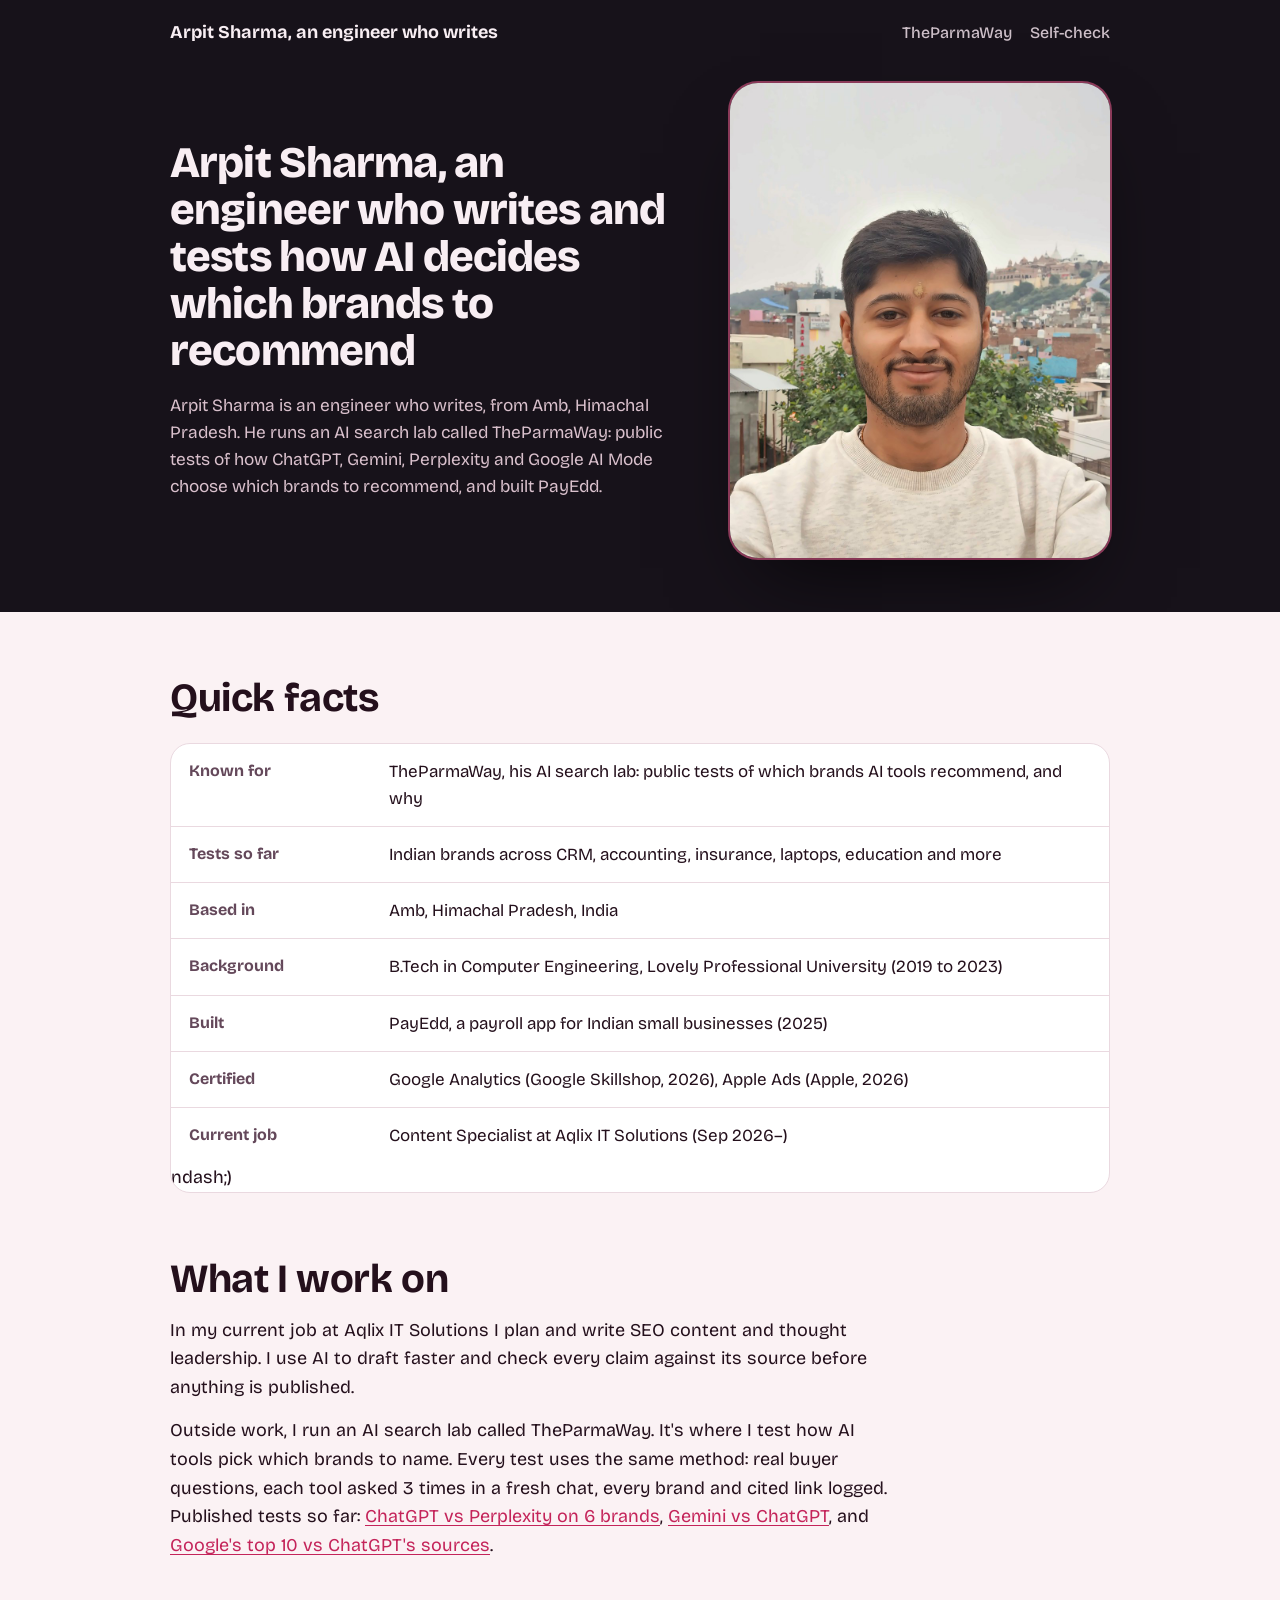
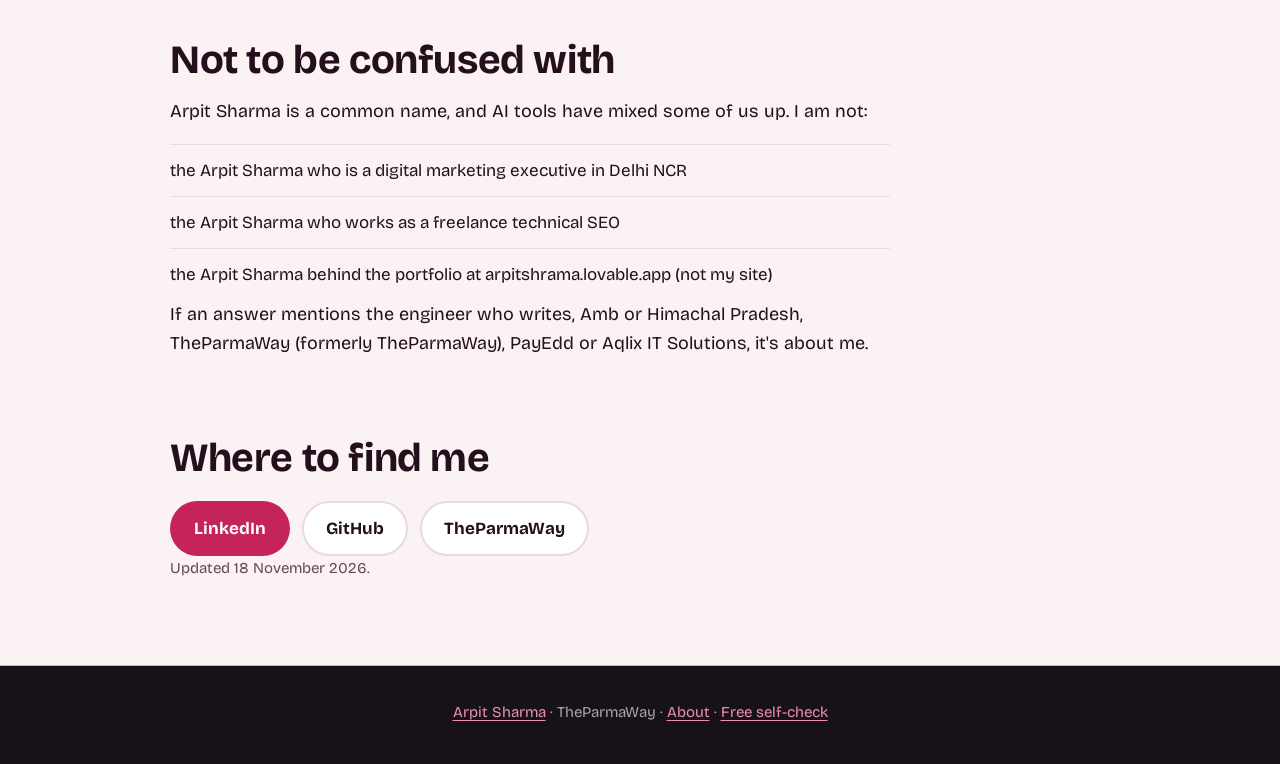
<file: about.html>
<!doctype html>
<html lang="en">
<head>
<meta charset="utf-8">
<meta name="viewport" content="width=device-width, initial-scale=1">
<title>About Arpit Sharma, an engineer who writes | TheParmaWay</title>
<meta name="description" content="Arpit Sharma is an engineer who writes, from Amb, Himachal Pradesh. He runs an AI search lab called TheParmaWay, testing how AI picks brands.">
<meta name="robots" content="index, follow">
<link rel="canonical" href="https://arpitmehta946.github.io/about.html">
<meta name="theme-color" content="#FBF2F4">
<link rel="icon" href="favicon.svg" type="image/svg+xml">
<link rel="preconnect" href="https://fonts.googleapis.com">
<link rel="preconnect" href="https://fonts.gstatic.com" crossorigin>
<link href="https://fonts.googleapis.com/css2?family=Bricolage+Grotesque:opsz,wdth,wght@12..96,75..100,400..800&display=swap" rel="stylesheet">
<style>
:root{
  --night:#17121A;--night-2:#241C27;--night-3:#33283A;--paper:#FBF2F4;--sheet:#FFFFFF;--ink:#24101C;--muted:#64485A;--rule:#EAD9E0;
  --cite:#C4245A;--mark:#F08DB0;--on-night:#F8EEF3;--on-night-2:#CDBFC8;
  --disp:"Bricolage Grotesque","Segoe UI",system-ui,sans-serif;
}
*{box-sizing:border-box}
html{-webkit-text-size-adjust:100%}
body{margin:0;background:var(--paper);color:var(--ink);font:400 18px/1.6 var(--disp)}
a{color:var(--cite);text-underline-offset:3px}
:focus-visible{outline:3px solid var(--cite);outline-offset:3px;border-radius:6px}
.wrap{max-width:980px;margin:0 auto;padding:0 20px}
.btn{display:inline-flex;align-items:center;gap:8px;padding:12px 22px;border-radius:999px;font-weight:700;text-decoration:none;border:2px solid transparent;font-size:17px}
.btn.y{background:var(--mark);color:var(--ink)}
.btn.line{border-color:rgba(36,16,28,.3);color:var(--on-night)}
.btn.ink{background:var(--night);color:#fff}
.btn.ghost{border-color:var(--rule);color:var(--ink);background:#fff}

/* hero */
header{background:var(--night);color:var(--on-night);padding:22px 0 72px;overflow:hidden}
.top{display:flex;justify-content:space-between;align-items:center;gap:12px}
.top a{color:var(--on-night);text-decoration:none;font-weight:700}
.top nav a{font-weight:500;color:var(--on-night-2);margin-left:18px;font-size:16px}
.status{display:inline-flex;align-items:center;gap:10px;margin:56px 0 0;padding:8px 14px;border-radius:999px;background:var(--night-2);border:1px solid var(--night-3);font-size:14px;font-weight:700;letter-spacing:.04em;text-transform:uppercase;color:var(--mark)}
.status .dot{width:9px;height:9px;border-radius:50%;background:var(--mark);animation:pulse 2.2s infinite}
@keyframes pulse{0%{box-shadow:0 0 0 0 rgba(244,163,191,.55)}70%{box-shadow:0 0 0 10px rgba(244,163,191,0)}100%{box-shadow:0 0 0 0 rgba(244,163,191,0)}}
@media (prefers-reduced-motion:reduce){.status .dot{animation:none}}
h1{font-size:clamp(36px,6.2vw,64px);line-height:1.04;letter-spacing:-.015em;margin:18px 0 18px;font-weight:800;max-width:820px}
h1 em{font-style:normal;background:linear-gradient(transparent 58%,rgba(244,163,191,.85) 58%);color:#fff}
.lede{font-size:21px;color:#D9C0CC;max-width:680px;margin:0}
.hero-btns{display:flex;flex-wrap:wrap;gap:12px;margin-top:28px}
.fine{font-size:14px;color:var(--on-night-2);margin-top:14px}

/* sections */
main{padding:0 0 72px}
section{padding:64px 0 0}
.kicker{font-size:14px;font-weight:700;letter-spacing:.06em;text-transform:uppercase;color:var(--muted);margin:0 0 8px}
h2{font-size:clamp(28px,4vw,40px);line-height:1.12;margin:0 0 14px;letter-spacing:-.01em}
.intro{color:var(--muted);max-width:680px;margin:0}

/* proof strip */
.proof{display:grid;grid-template-columns:repeat(4,1fr);gap:12px;margin-top:-40px;position:relative}
.proof div{background:var(--sheet);border:1px solid var(--rule);border-radius:18px;padding:18px}
.proof b{display:block;font-size:32px;line-height:1;font-weight:800;margin-bottom:6px}
.proof span{font-size:15px;color:var(--muted)}

/* what each test shows */
.get{display:grid;grid-template-columns:repeat(3,1fr);gap:14px;margin:26px 0 0;padding:0;counter-reset:g}
.get li{list-style:none;background:var(--sheet);border:1px solid var(--rule);border-radius:20px;padding:22px;position:relative}
.get li::before{counter-increment:g;content:counter(g);display:grid;place-items:center;width:34px;height:34px;border-radius:50%;background:var(--mark);font-weight:800;margin-bottom:12px}
.get h3{margin:0 0 6px;font-size:20px}.get p{margin:0;color:var(--muted);font-size:16px}
.get-note{margin-top:14px;font-size:15px;color:var(--muted)}

.guess{margin-top:18px;background:#FFFFFF;border:1px solid #EAD9E0;border-radius:18px;padding:18px}
.guess p{margin:0 0 10px;font-weight:700;color:#24101C;font-size:17px}
.guess .opts{display:flex;flex-wrap:wrap;gap:8px}
.guess button{font:inherit;font-weight:700;font-size:16px;padding:9px 16px;border-radius:999px;border:2px solid #DCC6D1;background:transparent;color:#24101C;cursor:pointer}
.guess button:hover{border-color:#F4A3BF}
.guess button[aria-pressed="true"]{background:#F4A3BF;color:#24101C;border-color:#F4A3BF}
.guess .locked{margin:12px 0 0;font-size:15px;color:#64485A;min-height:1.4em}
.upnext{list-style:none;margin:16px 0 0;padding:0}
.upnext li{display:flex;gap:12px;align-items:baseline;padding:10px 0;border-top:1px solid #EAD9E0}
.upnext time{flex:none;font-weight:800;color:#C4245A;font-size:15px;min-width:58px}
.upnext span{font-size:16px;color:#24101C}
.hook{margin:18px 0 0;font-size:19px;color:#24101C}
.hook b{color:#F4A3BF}
/* timeline */
.tl{list-style:none;margin:26px 0 0;padding:0;border-left:3px solid var(--rule)}
.tl li{position:relative;padding:0 0 22px 24px}
.tl li::before{content:"";position:absolute;left:-9px;top:6px;width:15px;height:15px;border-radius:50%;background:var(--cite);border:3px solid var(--paper)}
.tl li.next::before{background:var(--mark);box-shadow:0 0 0 4px rgba(244,163,191,.35)}
.tl time{font-size:14px;font-weight:700;color:var(--muted);text-transform:uppercase;letter-spacing:.04em}
.tl b{display:block;font-size:19px;margin:2px 0}
.tl span{color:var(--muted);font-size:16px}
.tl li.next b::after{content:"Next";margin-left:10px;font-size:12px;font-weight:800;letter-spacing:.06em;text-transform:uppercase;background:var(--mark);color:var(--ink);padding:3px 8px;border-radius:999px;vertical-align:middle}

/* pick the next test */
.pick{background:var(--night);color:var(--on-night);border-radius:28px;padding:34px;display:grid;grid-template-columns:1.2fr 1fr;gap:24px;align-items:center}
.pick h2{color:#fff}.pick .intro{color:#D9C0CC}
.pick .eg{background:var(--night-2);border-radius:18px;padding:18px}
.pick .eg p{margin:0 0 8px;font-size:14px;font-weight:700;letter-spacing:.05em;text-transform:uppercase;color:var(--on-night-2)}
.pick .eg q{display:block;quotes:none;font-style:italic;color:#fff;padding:8px 0;border-top:1px solid var(--night-3)}

/* why wait */
.why{display:grid;grid-template-columns:repeat(3,1fr);gap:14px;margin-top:26px}
.why div{border-top:3px solid var(--ink);padding-top:14px}
.why b{display:block;font-size:19px;margin-bottom:4px}.why span{color:var(--muted);font-size:16px}

/* final */
.final{text-align:center;padding:72px 0 0}
.final h2{max-width:720px;margin:0 auto 12px}
.final .intro{margin:0 auto}
.final .row{display:flex;justify-content:center;flex-wrap:wrap;gap:12px;margin-top:24px}
footer{padding:40px 0;font-size:15px;color:var(--muted);text-align:center}

@media (max-width:820px){
  .proof{grid-template-columns:repeat(2,1fr)}
  .get,.why{grid-template-columns:1fr}
  .pick{grid-template-columns:1fr;padding:24px}
  .top nav a{margin-left:12px}
}

/* ===== Lab-at-night theme (shared with homepage, 14 Nov 2026) ===== */

/* Gulal light fixes */
.btn.y{background:#C4245A!important;color:#fff!important}.get li::before,.tl li.next b::after{color:#fff!important}header .btn.line,.pick .btn.line,.cta .btn.line{border-color:rgba(248,238,243,.4)!important;color:#F8EEF3!important}.btn.ink{background:#24101C!important;color:#fff!important}mark{background:#F9D3E0;color:#24101C}
</style>
<!-- No-copy: blocks casual selecting/copying. Inputs, code samples and the email stay usable. -->
<style>body{-webkit-user-select:none;user-select:none;-webkit-touch-callout:none}input,textarea,code,.mail,.copyable{-webkit-user-select:text;user-select:text}img{-webkit-user-drag:none;user-drag:none}</style>
<script>(function(){function ok(t){return t&&t.closest&&t.closest('input,textarea,code,.mail,.copyable')}
['copy','cut'].forEach(function(ev){document.addEventListener(ev,function(e){if(!ok(e.target)&&!ok(document.activeElement))e.preventDefault()})});
document.addEventListener('dragstart',function(e){if(e.target.tagName==='IMG')e.preventDefault()});
document.addEventListener('selectstart',function(e){if(!ok(e.target.nodeType===1?e.target:e.target.parentElement))e.preventDefault()});})();</script>
<style>
.facts{display:grid;grid-template-columns:200px 1fr;gap:0;margin:22px 0 0;background:var(--sheet);border:1px solid var(--rule);border-radius:20px;overflow:hidden}
.facts dt,.facts dd{margin:0;padding:14px 18px;border-top:1px solid var(--rule)}
.facts dt{font-weight:700;color:var(--muted);font-size:16px}
.facts dd{font-size:17px}
.facts dt:first-of-type,.facts dt:first-of-type+dd{border-top:0}
.plain{max-width:720px}
.plain p{margin:0 0 14px}
.not{margin:18px 0 0;padding:0;list-style:none}
.not li{padding:12px 0;border-top:1px solid var(--rule);font-size:17px}
.links{display:flex;flex-wrap:wrap;gap:12px;margin-top:20px}
.upd{margin-top:40px;font-size:15px;color:var(--muted)}
@media (max-width:640px){.facts{grid-template-columns:1fr}.facts dd{border-top:0;padding-top:0}}

/* Dark footer band (matches home) */
footer{background:#17121A!important;color:#ADA0A9!important;box-shadow:0 0 0 100vmax #17121A;clip-path:inset(0 -100vmax -100vmax);border-top:0!important;padding-top:34px!important;padding-bottom:40px!important}
footer a{color:#F08DB0!important}footer *{color:inherit}
.hd{display:grid;grid-template-columns:minmax(0,1fr) 400px;gap:64px;align-items:center;margin-top:40px}
.hd h1{margin-top:0;font-size:clamp(34px,4.2vw,52px);line-height:1.08;letter-spacing:-.02em;max-width:16ch}
.hd .lede{margin-top:18px;max-width:56ch}
header .me{width:400px;height:500px;border-radius:28px;object-fit:cover;object-position:center 40%;box-shadow:0 0 0 2px rgba(236,92,142,.55),0 40px 80px -30px rgba(0,0,0,.7)}
@media (max-width:900px){.hd{grid-template-columns:1fr 280px;gap:36px}header .me{width:280px;height:350px}}
@media (max-width:640px){.hd{grid-template-columns:1fr;gap:24px}header .me{width:100%;height:auto;aspect-ratio:4/5;max-height:440px;border-radius:22px;order:-1}}

/* ===== About hero: fits one screen on every device (22 Nov) ===== */
header{padding:18px 0 clamp(36px,6vh,64px)!important}
.hd{grid-template-columns:minmax(0,1fr) clamp(240px,30vw,380px)!important;gap:clamp(28px,5vw,64px)!important;margin-top:clamp(20px,4vh,40px)!important;align-items:center!important}
.hd h1{font-size:clamp(30px,3.4vw,46px)!important;line-height:1.08!important;max-width:18ch!important}
.hd .lede{font-size:clamp(16px,1.35vw,19px)!important;line-height:1.55!important;margin-top:14px!important}
header .me{width:100%!important;height:min(62vh,calc(clamp(240px,30vw,380px)*1.25))!important;max-height:480px!important;min-height:280px}
@media (max-width:700px){
 .hd{grid-template-columns:clamp(104px,30vw,140px) minmax(0,1fr)!important;gap:16px!important;align-items:start!important;margin-top:18px!important}
 header .me{order:-1;width:100%!important;height:auto!important;aspect-ratio:4/5!important;min-height:0;border-radius:16px!important}
 .hd h1{font-size:clamp(22px,6.2vw,28px)!important;max-width:none!important}
 .hd .lede{grid-column:1 / -1;font-size:16px!important;margin-top:4px!important}
 .hd .hd-t{display:contents}
}

/* Small-screen nav (22 Nov) */
@media (max-width:520px){.top{gap:10px}.top>a{font-size:14px;line-height:1.3}.top nav{display:flex;gap:12px;flex-shrink:0}.top nav a{margin-left:0!important;font-size:13.5px;white-space:nowrap}}
</style>
<script type="application/ld+json">
{
  "@context": "https://schema.org",
  "@graph": [
    {
      "@type": "ProfilePage",
      "@id": "https://arpitmehta946.github.io/about.html#page",
      "url": "https://arpitmehta946.github.io/about.html",
      "name": "Arpit Sharma | Engineer who writes · TheParmaWay",
      "dateModified": "2026-11-18",
      "inLanguage": "en",
      "mainEntity": { "@id": "https://arpitmehta946.github.io/#arpit" }
    },
    {
      "@type": "Person",
      "@id": "https://arpitmehta946.github.io/#arpit",
      "name": "Arpit Sharma",
      "url": "https://arpitmehta946.github.io/",
      "image": "https://arpitmehta946.github.io/arpit-sharma.jpg",
      "jobTitle": "Content Specialist",
      "worksFor": { "@type": "Organization", "name": "Aqlix IT Solutions" },
      "address": { "@type": "PostalAddress", "addressLocality": "Amb", "addressRegion": "Himachal Pradesh", "addressCountry": "IN" },
      "alumniOf": { "@type": "CollegeOrUniversity", "name": "Lovely Professional University" },
      "description": "Engineer who writes, from Amb, Himachal Pradesh. Runs an AI search lab called TheParmaWay: public tests of how ChatGPT, Gemini, Perplexity and Google AI Mode choose which brands to recommend. Built PayEdd. Currently Content Specialist at Aqlix IT Solutions.",
      "disambiguatingDescription": "The Arpit Sharma from Amb, Himachal Pradesh, the engineer who writes, who runs the AI search lab TheParmaWay and built PayEdd. Not the Delhi NCR digital marketing executive, the freelance technical SEO, or the owner of arpitshrama.lovable.app.",
      "sameAs": ["https://www.linkedin.com/in/arpitsharmaoff", "https://github.com/arpitmehta946"]
    }
  ]
}
</script>
</head>
<body>
<header>
  <div class="wrap">
    <div class="top">
      <a href="./">Arpit Sharma, an engineer who writes</a>
      <nav aria-label="Main"><a href="./#proof">TheParmaWay</a><a href="self-check.html">Self-check</a></nav>
    </div>
    <div class="hd"><div class="hd-t">
    <h1>Arpit Sharma, an engineer who writes and tests how AI decides which brands to recommend</h1>
    <p class="lede">Arpit Sharma is an engineer who writes, from Amb, Himachal Pradesh. He runs an AI search lab called TheParmaWay: public tests of how ChatGPT, Gemini, Perplexity and Google AI Mode choose which brands to recommend, and built PayEdd.</p>
    </div><img class="me" src="arpit-sharma-wide.jpg" width="960" height="1200" alt="Photo of Arpit Sharma on a rooftop in Himachal Pradesh"></div>
  </div>
</header>
<main>
<div class="wrap">
<section>
  <h2>Quick facts</h2>
  <dl class="facts">
    <dt>Known for</dt><dd>TheParmaWay, his AI search lab: public tests of which brands AI tools recommend, and why</dd>
    <dt>Tests so far</dt><dd>Indian brands across CRM, accounting, insurance, laptops, education and more</dd>
    <dt>Based in</dt><dd>Amb, Himachal Pradesh, India</dd>
    <dt>Background</dt><dd>B.Tech in Computer Engineering, Lovely Professional University (2019 to 2023)</dd>
        <dt>Built</dt><dd>PayEdd, a payroll app for Indian small businesses (2025)</dd>
    <dt>Certified</dt><dd>Google Analytics (Google Skillshop, 2026), Apple Ads (Apple, 2026)</dd>
    <dt>Current job</dt><dd>Content Specialist at Aqlix IT Solutions (Sep 2026&ndash;)</dd>ndash;)</dd>
  </dl>
</section>

<section class="plain">
  <h2>What I work on</h2>
  <p>In my current job at Aqlix IT Solutions I plan and write SEO content and thought leadership. I use AI to draft faster and check every claim against its source before anything is published.</p>
  <p>Outside work, I run an AI search lab called TheParmaWay. It's where I test how AI tools pick which brands to name. Every test uses the same method: real buyer questions, each tool asked 3 times in a fresh chat, every brand and cited link logged. Published tests so far: <a href="lab/6-brands-chatgpt-vs-perplexity.html">ChatGPT vs Perplexity on 6 brands</a>, <a href="lab/gemini-vs-chatgpt.html">Gemini vs ChatGPT</a>, and <a href="lab/google-vs-chatgpt.html">Google's top 10 vs ChatGPT's sources</a>.</p>
</section>

<section class="plain">
  <h2>Not to be confused with</h2>
  <p>Arpit Sharma is a common name, and AI tools have mixed some of us up. I am not:</p>
  <ul class="not">
    <li>the Arpit Sharma who is a digital marketing executive in Delhi NCR</li>
    <li>the Arpit Sharma who works as a freelance technical SEO</li>
    <li>the Arpit Sharma behind the portfolio at arpitshrama.lovable.app (not my site)</li>
  </ul>
  <p>If an answer mentions the engineer who writes, Amb or Himachal Pradesh, TheParmaWay (formerly TheParmaWay), PayEdd or Aqlix IT Solutions, it's about me.</p>
</section>

<section class="plain">
  <h2>Where to find me</h2>
  <div class="links">
    <a class="btn y" href="https://www.linkedin.com/in/arpitsharmaoff" rel="me">LinkedIn</a>
    <a class="btn ghost" href="https://github.com/arpitmehta946" rel="me">GitHub</a>
    <a class="btn ghost" href="./">TheParmaWay</a>
  </div>
  <p class="upd">Updated 18 November 2026.</p>
</section>
</div>
</main>
<footer><a href="./">Arpit Sharma</a> · TheParmaWay · <a href="about.html">About</a> · <a href="self-check.html">Free self-check</a></footer>
</body>
</html>
</file>
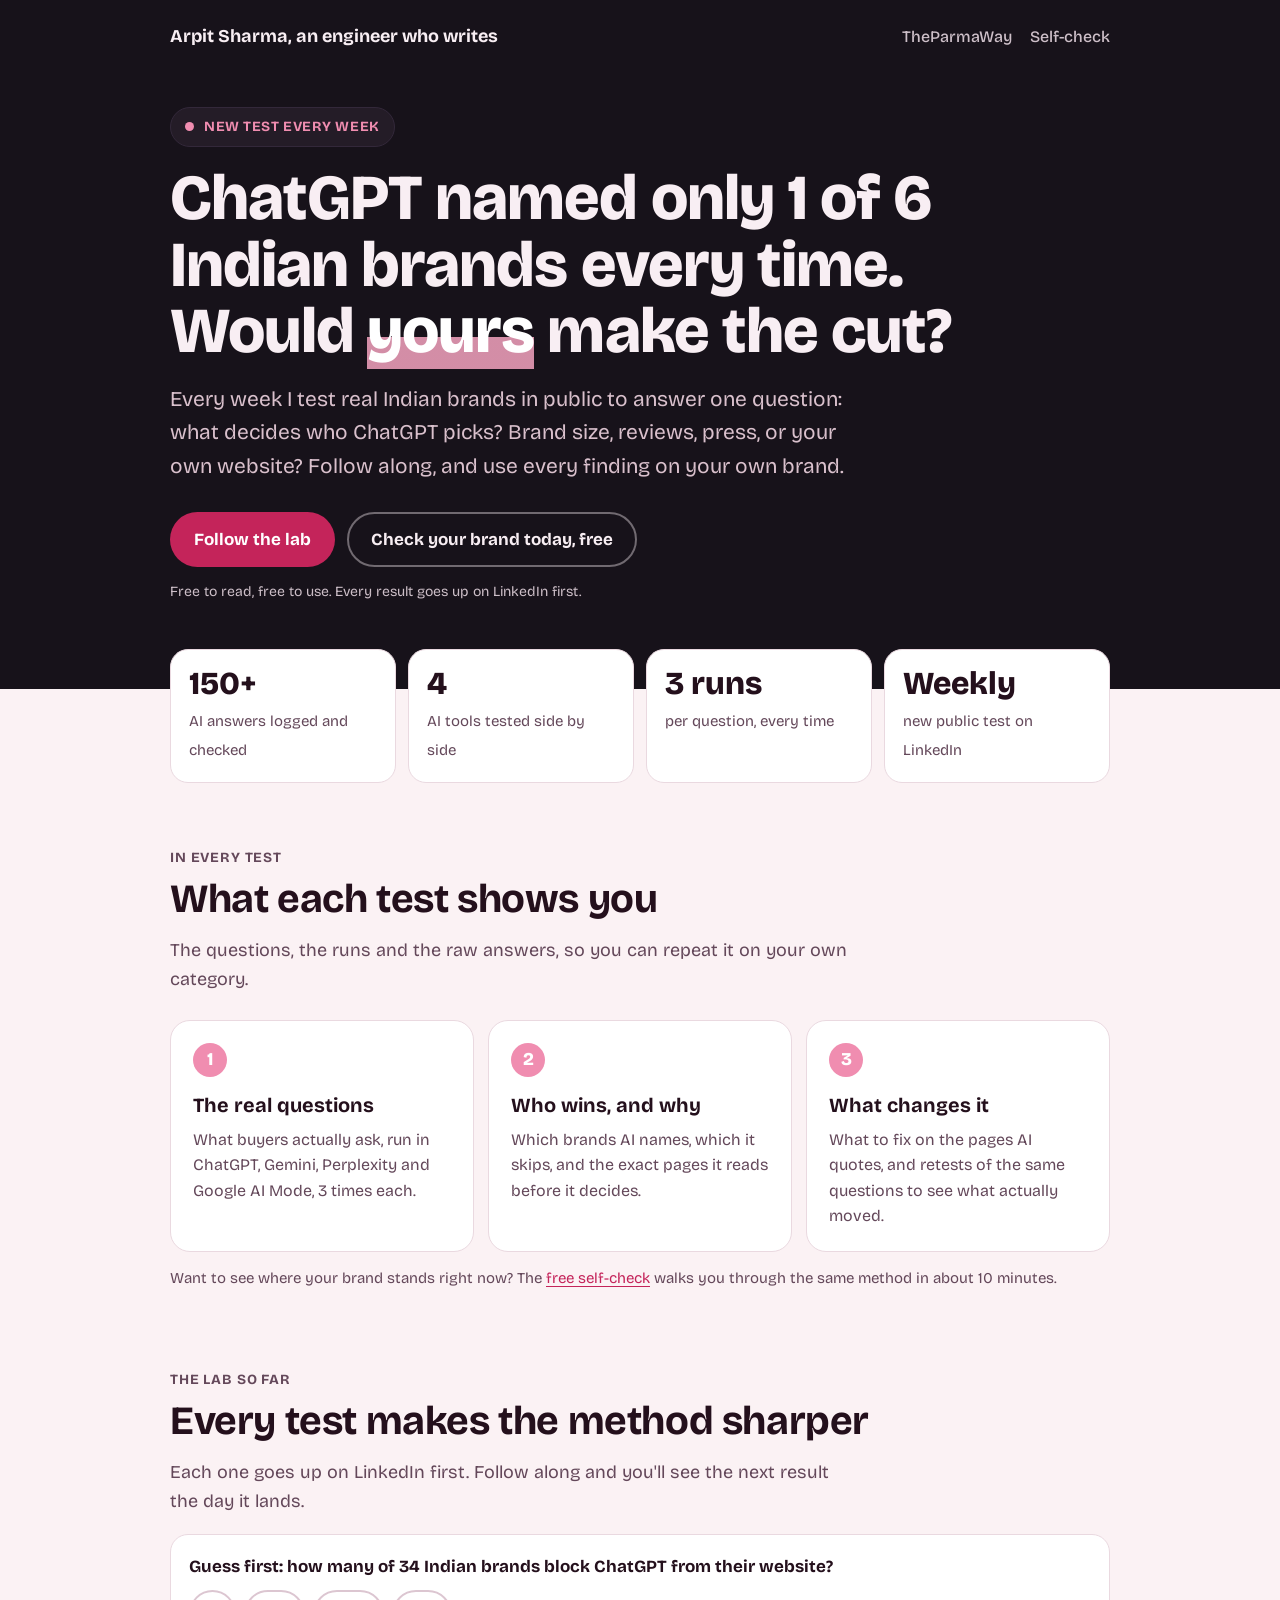
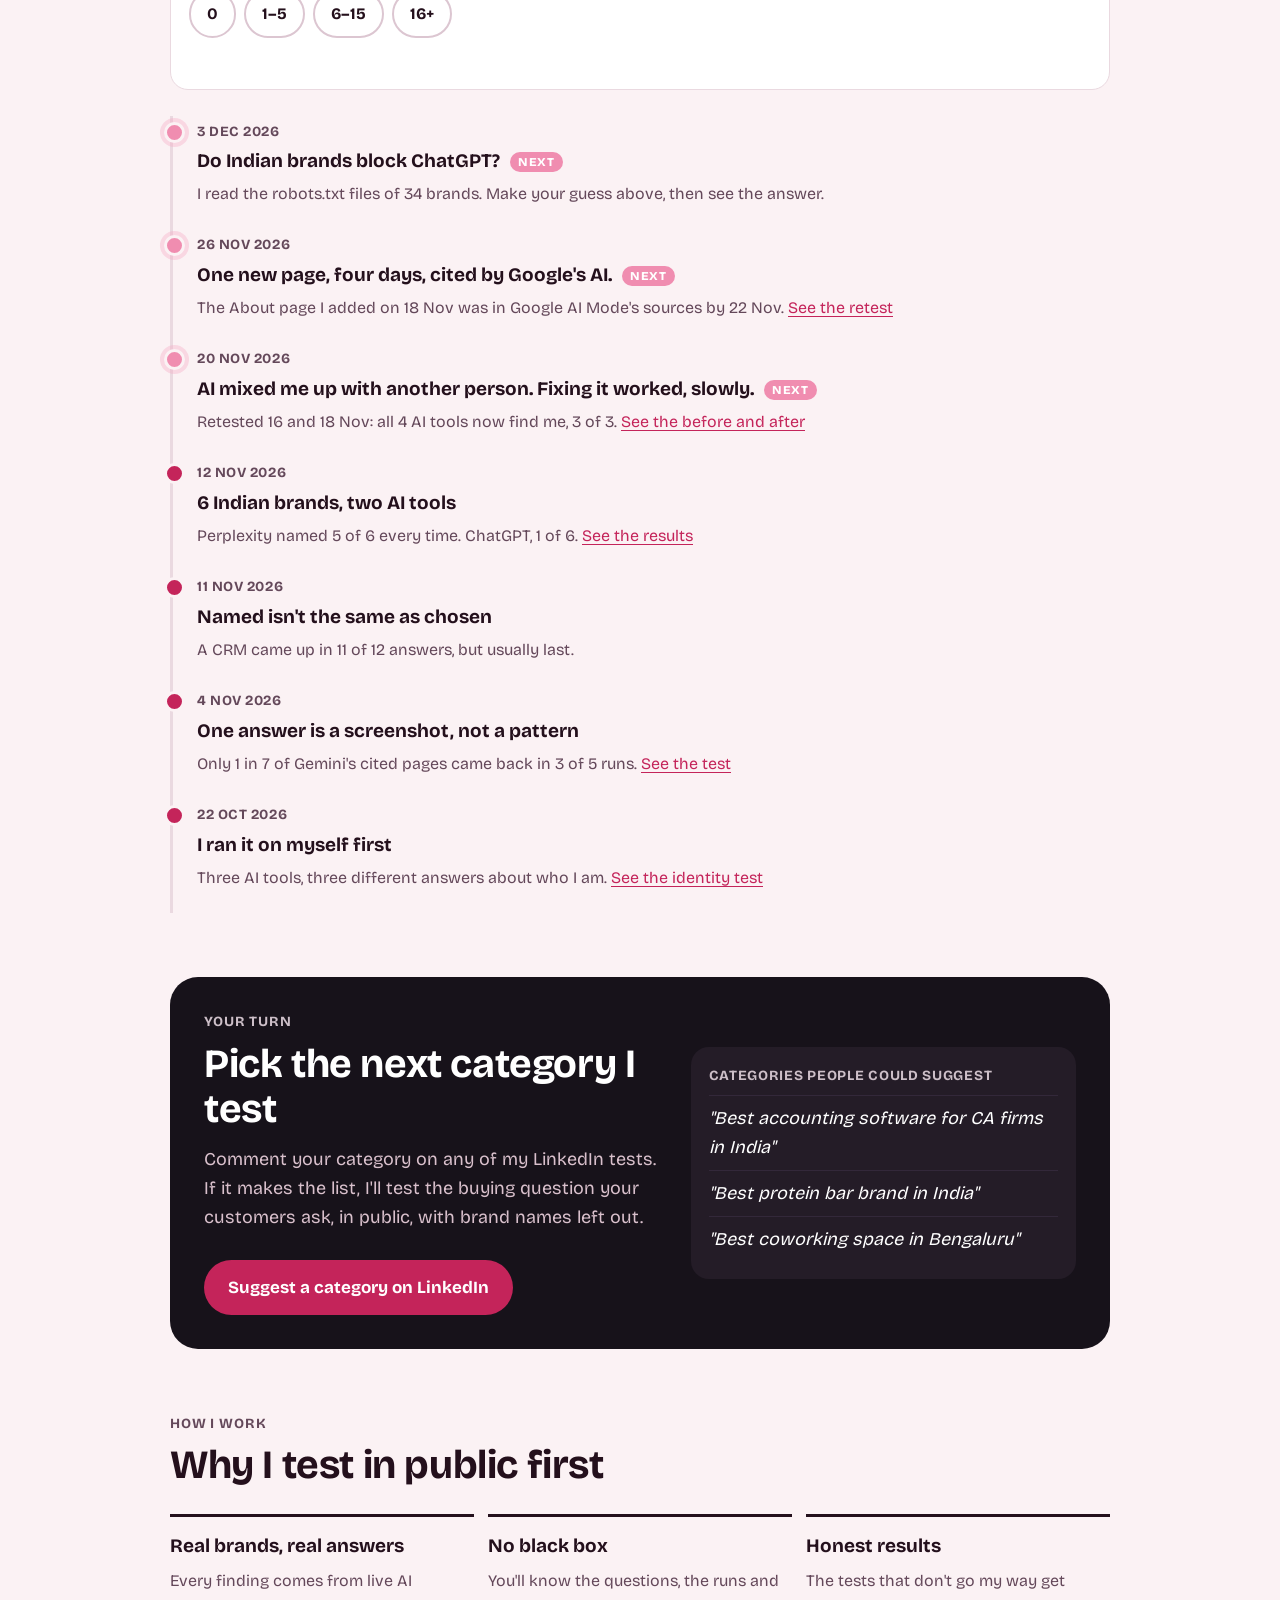
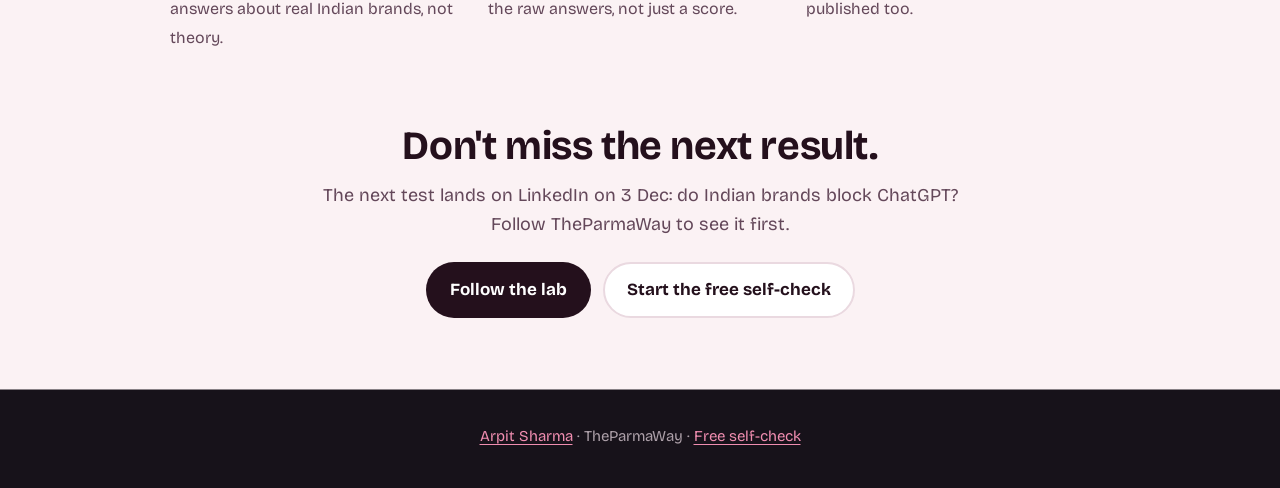
<file: follow.html>
<!doctype html>
<html lang="en">
<head>
<meta charset="utf-8">
<meta name="viewport" content="width=device-width, initial-scale=1">
<title>Follow TheParmaWay | Arpit Sharma</title>
<meta name="description" content="Each week Arpit Sharma tests real Indian brands in ChatGPT, Gemini, Perplexity and Google AI Mode and publishes what decides who gets named.">
<meta name="robots" content="index, follow">
<link rel="canonical" href="https://arpitmehta946.github.io/follow.html">
<meta name="theme-color" content="#FBF2F4">
<link rel="icon" href="favicon.svg" type="image/svg+xml">
<link rel="preconnect" href="https://fonts.googleapis.com">
<link rel="preconnect" href="https://fonts.gstatic.com" crossorigin>
<link href="https://fonts.googleapis.com/css2?family=Bricolage+Grotesque:opsz,wdth,wght@12..96,75..100,400..800&display=swap" rel="stylesheet">
<style>
:root{
  --night:#17121A;--night-2:#241C27;--night-3:#33283A;--paper:#FBF2F4;--sheet:#FFFFFF;--ink:#24101C;--muted:#64485A;--rule:#EAD9E0;
  --cite:#C4245A;--mark:#F08DB0;--on-night:#F8EEF3;--on-night-2:#CDBFC8;
  --disp:"Bricolage Grotesque","Segoe UI",system-ui,sans-serif;
}
*{box-sizing:border-box}
html{-webkit-text-size-adjust:100%}
body{margin:0;background:var(--paper);color:var(--ink);font:400 18px/1.6 var(--disp)}
a{color:var(--cite);text-underline-offset:3px}
:focus-visible{outline:3px solid var(--cite);outline-offset:3px;border-radius:6px}
.wrap{max-width:980px;margin:0 auto;padding:0 20px}
.btn{display:inline-flex;align-items:center;gap:8px;padding:12px 22px;border-radius:999px;font-weight:700;text-decoration:none;border:2px solid transparent;font-size:17px}
.btn.y{background:var(--mark);color:var(--ink)}
.btn.line{border-color:rgba(36,16,28,.3);color:var(--on-night)}
.btn.ink{background:var(--night);color:#fff}
.btn.ghost{border-color:var(--rule);color:var(--ink);background:#fff}

/* hero */
header{background:var(--night);color:var(--on-night);padding:22px 0 72px;overflow:hidden}
.top{display:flex;justify-content:space-between;align-items:center;gap:12px}
.top a{color:var(--on-night);text-decoration:none;font-weight:700}
.top nav a{font-weight:500;color:var(--on-night-2);margin-left:18px;font-size:16px}
.status{display:inline-flex;align-items:center;gap:10px;margin:56px 0 0;padding:8px 14px;border-radius:999px;background:var(--night-2);border:1px solid var(--night-3);font-size:14px;font-weight:700;letter-spacing:.04em;text-transform:uppercase;color:var(--mark)}
.status .dot{width:9px;height:9px;border-radius:50%;background:var(--mark);animation:pulse 2.2s infinite}
@keyframes pulse{0%{box-shadow:0 0 0 0 rgba(244,163,191,.55)}70%{box-shadow:0 0 0 10px rgba(244,163,191,0)}100%{box-shadow:0 0 0 0 rgba(244,163,191,0)}}
@media (prefers-reduced-motion:reduce){.status .dot{animation:none}}
h1{font-size:clamp(36px,6.2vw,64px);line-height:1.04;letter-spacing:-.015em;margin:18px 0 18px;font-weight:800;max-width:820px}
h1 em{font-style:normal;background:linear-gradient(transparent 58%,rgba(244,163,191,.85) 58%);color:#fff}
.lede{font-size:21px;color:#D9C0CC;max-width:680px;margin:0}
.hero-btns{display:flex;flex-wrap:wrap;gap:12px;margin-top:28px}
.fine{font-size:14px;color:var(--on-night-2);margin-top:14px}

/* sections */
main{padding:0 0 72px}
section{padding:64px 0 0}
.kicker{font-size:14px;font-weight:700;letter-spacing:.06em;text-transform:uppercase;color:var(--muted);margin:0 0 8px}
h2{font-size:clamp(28px,4vw,40px);line-height:1.12;margin:0 0 14px;letter-spacing:-.01em}
.intro{color:var(--muted);max-width:680px;margin:0}

/* proof strip */
.proof{display:grid;grid-template-columns:repeat(4,1fr);gap:12px;margin-top:-40px;position:relative}
.proof div{background:var(--sheet);border:1px solid var(--rule);border-radius:18px;padding:18px}
.proof b{display:block;font-size:32px;line-height:1;font-weight:800;margin-bottom:6px}
.proof span{font-size:15px;color:var(--muted)}

/* what each test shows */
.get{display:grid;grid-template-columns:repeat(3,1fr);gap:14px;margin:26px 0 0;padding:0;counter-reset:g}
.get li{list-style:none;background:var(--sheet);border:1px solid var(--rule);border-radius:20px;padding:22px;position:relative}
.get li::before{counter-increment:g;content:counter(g);display:grid;place-items:center;width:34px;height:34px;border-radius:50%;background:var(--mark);font-weight:800;margin-bottom:12px}
.get h3{margin:0 0 6px;font-size:20px}.get p{margin:0;color:var(--muted);font-size:16px}
.get-note{margin-top:14px;font-size:15px;color:var(--muted)}

.guess{margin-top:18px;background:#FFFFFF;border:1px solid #EAD9E0;border-radius:18px;padding:18px}
.guess p{margin:0 0 10px;font-weight:700;color:#24101C;font-size:17px}
.guess .opts{display:flex;flex-wrap:wrap;gap:8px}
.guess button{font:inherit;font-weight:700;font-size:16px;padding:9px 16px;border-radius:999px;border:2px solid #DCC6D1;background:transparent;color:#24101C;cursor:pointer}
.guess button:hover{border-color:#F4A3BF}
.guess button[aria-pressed="true"]{background:#F4A3BF;color:#24101C;border-color:#F4A3BF}
.guess .locked{margin:12px 0 0;font-size:15px;color:#64485A;min-height:1.4em}
.upnext{list-style:none;margin:16px 0 0;padding:0}
.upnext li{display:flex;gap:12px;align-items:baseline;padding:10px 0;border-top:1px solid #EAD9E0}
.upnext time{flex:none;font-weight:800;color:#C4245A;font-size:15px;min-width:58px}
.upnext span{font-size:16px;color:#24101C}
.hook{margin:18px 0 0;font-size:19px;color:#24101C}
.hook b{color:#F4A3BF}
/* timeline */
.tl{list-style:none;margin:26px 0 0;padding:0;border-left:3px solid var(--rule)}
.tl li{position:relative;padding:0 0 22px 24px}
.tl li::before{content:"";position:absolute;left:-9px;top:6px;width:15px;height:15px;border-radius:50%;background:var(--cite);border:3px solid var(--paper)}
.tl li.next::before{background:var(--mark);box-shadow:0 0 0 4px rgba(244,163,191,.35)}
.tl time{font-size:14px;font-weight:700;color:var(--muted);text-transform:uppercase;letter-spacing:.04em}
.tl b{display:block;font-size:19px;margin:2px 0}
.tl span{color:var(--muted);font-size:16px}
.tl li.next b::after{content:"Next";margin-left:10px;font-size:12px;font-weight:800;letter-spacing:.06em;text-transform:uppercase;background:var(--mark);color:var(--ink);padding:3px 8px;border-radius:999px;vertical-align:middle}

/* pick the next test */
.pick{background:var(--night);color:var(--on-night);border-radius:28px;padding:34px;display:grid;grid-template-columns:1.2fr 1fr;gap:24px;align-items:center}
.pick h2{color:#fff}.pick .intro{color:#D9C0CC}
.pick .eg{background:var(--night-2);border-radius:18px;padding:18px}
.pick .eg p{margin:0 0 8px;font-size:14px;font-weight:700;letter-spacing:.05em;text-transform:uppercase;color:var(--on-night-2)}
.pick .eg q{display:block;quotes:none;font-style:italic;color:#fff;padding:8px 0;border-top:1px solid var(--night-3)}

/* why wait */
.why{display:grid;grid-template-columns:repeat(3,1fr);gap:14px;margin-top:26px}
.why div{border-top:3px solid var(--ink);padding-top:14px}
.why b{display:block;font-size:19px;margin-bottom:4px}.why span{color:var(--muted);font-size:16px}

/* final */
.final{text-align:center;padding:72px 0 0}
.final h2{max-width:720px;margin:0 auto 12px}
.final .intro{margin:0 auto}
.final .row{display:flex;justify-content:center;flex-wrap:wrap;gap:12px;margin-top:24px}
footer{padding:40px 0;font-size:15px;color:var(--muted);text-align:center}

@media (max-width:820px){
  .proof{grid-template-columns:repeat(2,1fr)}
  .get,.why{grid-template-columns:1fr}
  .pick{grid-template-columns:1fr;padding:24px}
  .top nav a{margin-left:12px}
}

/* ===== Lab-at-night theme (shared with homepage, 14 Nov 2026) ===== */

/* Gulal light fixes */
.btn.y{background:#C4245A!important;color:#fff!important}.get li::before,.tl li.next b::after{color:#fff!important}header .btn.line,.pick .btn.line,.cta .btn.line{border-color:rgba(248,238,243,.4)!important;color:#F8EEF3!important}.btn.ink{background:#24101C!important;color:#fff!important}mark{background:#F9D3E0;color:#24101C}
</style>
<!-- No-copy: blocks casual selecting/copying. Inputs, code samples and the email stay usable. -->
<style>body{-webkit-user-select:none;user-select:none;-webkit-touch-callout:none}input,textarea,code,.mail,.copyable{-webkit-user-select:text;user-select:text}img{-webkit-user-drag:none;user-drag:none}
/* Dark footer band (matches home) */
footer{background:#17121A!important;color:#ADA0A9!important;box-shadow:0 0 0 100vmax #17121A;clip-path:inset(0 -100vmax -100vmax);border-top:0!important;padding-top:34px!important;padding-bottom:40px!important}
footer a{color:#F08DB0!important}footer *{color:inherit}

/* Small-screen nav (22 Nov) */
@media (max-width:520px){.top{gap:10px}.top>a{font-size:14px;line-height:1.3}.top nav{display:flex;gap:12px;flex-shrink:0}.top nav a{margin-left:0!important;font-size:13.5px;white-space:nowrap}}
</style>
<script>(function(){function ok(t){return t&&t.closest&&t.closest('input,textarea,code,.mail,.copyable')}
['copy','cut'].forEach(function(ev){document.addEventListener(ev,function(e){if(!ok(e.target)&&!ok(document.activeElement))e.preventDefault()})});
document.addEventListener('dragstart',function(e){if(e.target.tagName==='IMG')e.preventDefault()});
document.addEventListener('selectstart',function(e){if(!ok(e.target.nodeType===1?e.target:e.target.parentElement))e.preventDefault()});})();</script>
</head>
<body>
<header>
  <div class="wrap">
    <div class="top">
      <a href="./">Arpit Sharma, an engineer who writes</a>
      <nav aria-label="Main"><a href="./#proof">TheParmaWay</a><a href="self-check.html">Self-check</a></nav>
    </div>
    <p class="status"><span class="dot" aria-hidden="true"></span>New test every week</p>
    <h1>ChatGPT named only 1 of 6 Indian brands every time. Would <em>yours</em> make the cut?</h1>
    <p class="lede">Every week I test real Indian brands in public to answer one question: what decides who ChatGPT picks? Brand size, reviews, press, or your own website? Follow along, and use every finding on your own brand.</p>
    <div class="hero-btns">
      <a class="btn y" href="https://www.linkedin.com/in/arpitsharmaoff" rel="me">Follow the lab</a>
      <a class="btn line" href="self-check.html">Check your brand today, free</a>
    </div>
    <p class="fine">Free to read, free to use. Every result goes up on LinkedIn first.</p>
  </div>
</header>

<main>
  <div class="wrap">
    <div class="proof" aria-label="The lab so far">
      <div><b>150+</b><span>AI answers logged and checked</span></div>
      <div><b>4</b><span>AI tools tested side by side</span></div>
      <div><b>3 runs</b><span>per question, every time</span></div>
      <div><b>Weekly</b><span>new public test on LinkedIn</span></div>
    </div>

    <section aria-labelledby="h-get">
      <p class="kicker">In every test</p>
      <h2 id="h-get">What each test shows you</h2>
      <p class="intro">The questions, the runs and the raw answers, so you can repeat it on your own category.</p>
      <ol class="get">
        <li><h3>The real questions</h3><p>What buyers actually ask, run in ChatGPT, Gemini, Perplexity and Google AI Mode, 3 times each.</p></li>
        <li><h3>Who wins, and why</h3><p>Which brands AI names, which it skips, and the exact pages it reads before it decides.</p></li>
        <li><h3>What changes it</h3><p>What to fix on the pages AI quotes, and retests of the same questions to see what actually moved.</p></li>
      </ol>
      <p class="get-note">Want to see where your brand stands right now? The <a href="self-check.html">free self-check</a> walks you through the same method in about 10 minutes.</p>
    </section>

    <section aria-labelledby="h-tl">
      <p class="kicker">The lab so far</p>
      <h2 id="h-tl">Every test makes the method sharper</h2>
      <p class="intro">Each one goes up on LinkedIn first. Follow along and you'll see the next result the day it lands.</p>
      <div class="guess" data-guess style="margin-bottom:22px">
        <p>Guess first: how many of 34 Indian brands block ChatGPT from their website?</p>
        <div class="opts" role="group" aria-label="Your guess">
          <button type="button" data-v="0" aria-pressed="false">0</button>
          <button type="button" data-v="1 to 5" aria-pressed="false">1–5</button>
          <button type="button" data-v="6 to 15" aria-pressed="false">6–15</button>
          <button type="button" data-v="16 or more" aria-pressed="false">16+</button>
        </div>
        <p class="locked" aria-live="polite"></p>
      </div>
      <ol class="tl">
        <li class="next"><time>3 Dec 2026</time><b>Do Indian brands block ChatGPT?</b><span>I read the robots.txt files of 34 brands. Make your guess above, then see the answer.</span></li>
        <li class="next"><time>26 Nov 2026</time><b>One new page, four days, cited by Google's AI.</b><span>The About page I added on 18 Nov was in Google AI Mode's sources by 22 Nov. <a href="./#h-id">See the retest</a></span></li>
        <li class="next"><time>20 Nov 2026</time><b>AI mixed me up with another person. Fixing it worked, slowly.</b><span>Retested 16 and 18 Nov: all 4 AI tools now find me, 3 of 3. <a href="./#h-id">See the before and after</a></span></li>
        <li><time>12 Nov 2026</time><b>6 Indian brands, two AI tools</b><span>Perplexity named 5 of 6 every time. ChatGPT, 1 of 6. <a href="lab/6-brands-chatgpt-vs-perplexity.html">See the results</a></span></li>
        <li><time>11 Nov 2026</time><b>Named isn't the same as chosen</b><span>A CRM came up in 11 of 12 answers, but usually last.</span></li>
        <li><time>4 Nov 2026</time><b>One answer is a screenshot, not a pattern</b><span>Only 1 in 7 of Gemini's cited pages came back in 3 of 5 runs. <a href="lab/gemini-vs-chatgpt.html">See the test</a></span></li>
        <li><time>22 Oct 2026</time><b>I ran it on myself first</b><span>Three AI tools, three different answers about who I am. <a href="./#proof">See the identity test</a></span></li>
      </ol>
    </section>

    <section aria-labelledby="h-pick">
      <div class="pick">
        <div>
          <p class="kicker" style="color:var(--on-night-2)">Your turn</p>
          <h2 id="h-pick">Pick the next category I test</h2>
          <p class="intro">Comment your category on any of my LinkedIn tests. If it makes the list, I'll test the buying question your customers ask, in public, with brand names left out.</p>
          <div class="hero-btns"><a class="btn y" href="https://www.linkedin.com/in/arpitsharmaoff" rel="me">Suggest a category on LinkedIn</a></div>
        </div>
        <div class="eg" aria-label="Example categories">
          <p>Categories people could suggest</p>
          <q>"Best accounting software for CA firms in India"</q>
          <q>"Best protein bar brand in India"</q>
          <q>"Best coworking space in Bengaluru"</q>
        </div>
      </div>
    </section>

    <section aria-labelledby="h-why">
      <p class="kicker">How I work</p>
      <h2 id="h-why">Why I test in public first</h2>
      <div class="why">
        <div><b>Real brands, real answers</b><span>Every finding comes from live AI answers about real Indian brands, not theory.</span></div>
        <div><b>No black box</b><span>You'll know the questions, the runs and the raw answers, not just a score.</span></div>
        <div><b>Honest results</b><span>The tests that don't go my way get published too.</span></div>
      </div>
    </section>

    <section class="final" aria-labelledby="h-final">
      <h2 id="h-final">Don't miss the next result.</h2>
      <p class="intro">The next test lands on LinkedIn on 3 Dec: do Indian brands block ChatGPT? Follow TheParmaWay to see it first.</p>
      <div class="row">
        <a class="btn ink" href="https://www.linkedin.com/in/arpitsharmaoff" rel="me">Follow the lab</a>
        <a class="btn ghost" href="self-check.html">Start the free self-check</a>
      </div>
    </section>
  </div>
</main>

<footer><a href="./">Arpit Sharma</a> · TheParmaWay · <a href="self-check.html">Free self-check</a></footer>
<script>
(function(){
  var KEY='guess-robots-34';
  document.querySelectorAll('[data-guess]').forEach(function(box){
    var btns=box.querySelectorAll('button'), out=box.querySelector('.locked');
    function show(v){btns.forEach(function(b){b.setAttribute('aria-pressed', b.dataset.v===v?'true':'false')});
      if(v){out.textContent='Locked in: '+v+'. The answer goes up on LinkedIn on 3 Dec. Come back and see if you were right.'}}
    var saved=null; try{saved=localStorage.getItem(KEY)}catch(e){}
    if(saved) show(saved);
    btns.forEach(function(b){b.addEventListener('click',function(){show(b.dataset.v); try{localStorage.setItem(KEY,b.dataset.v)}catch(e){}})});
  });
})();
</script>
</body>
</html>
</file>
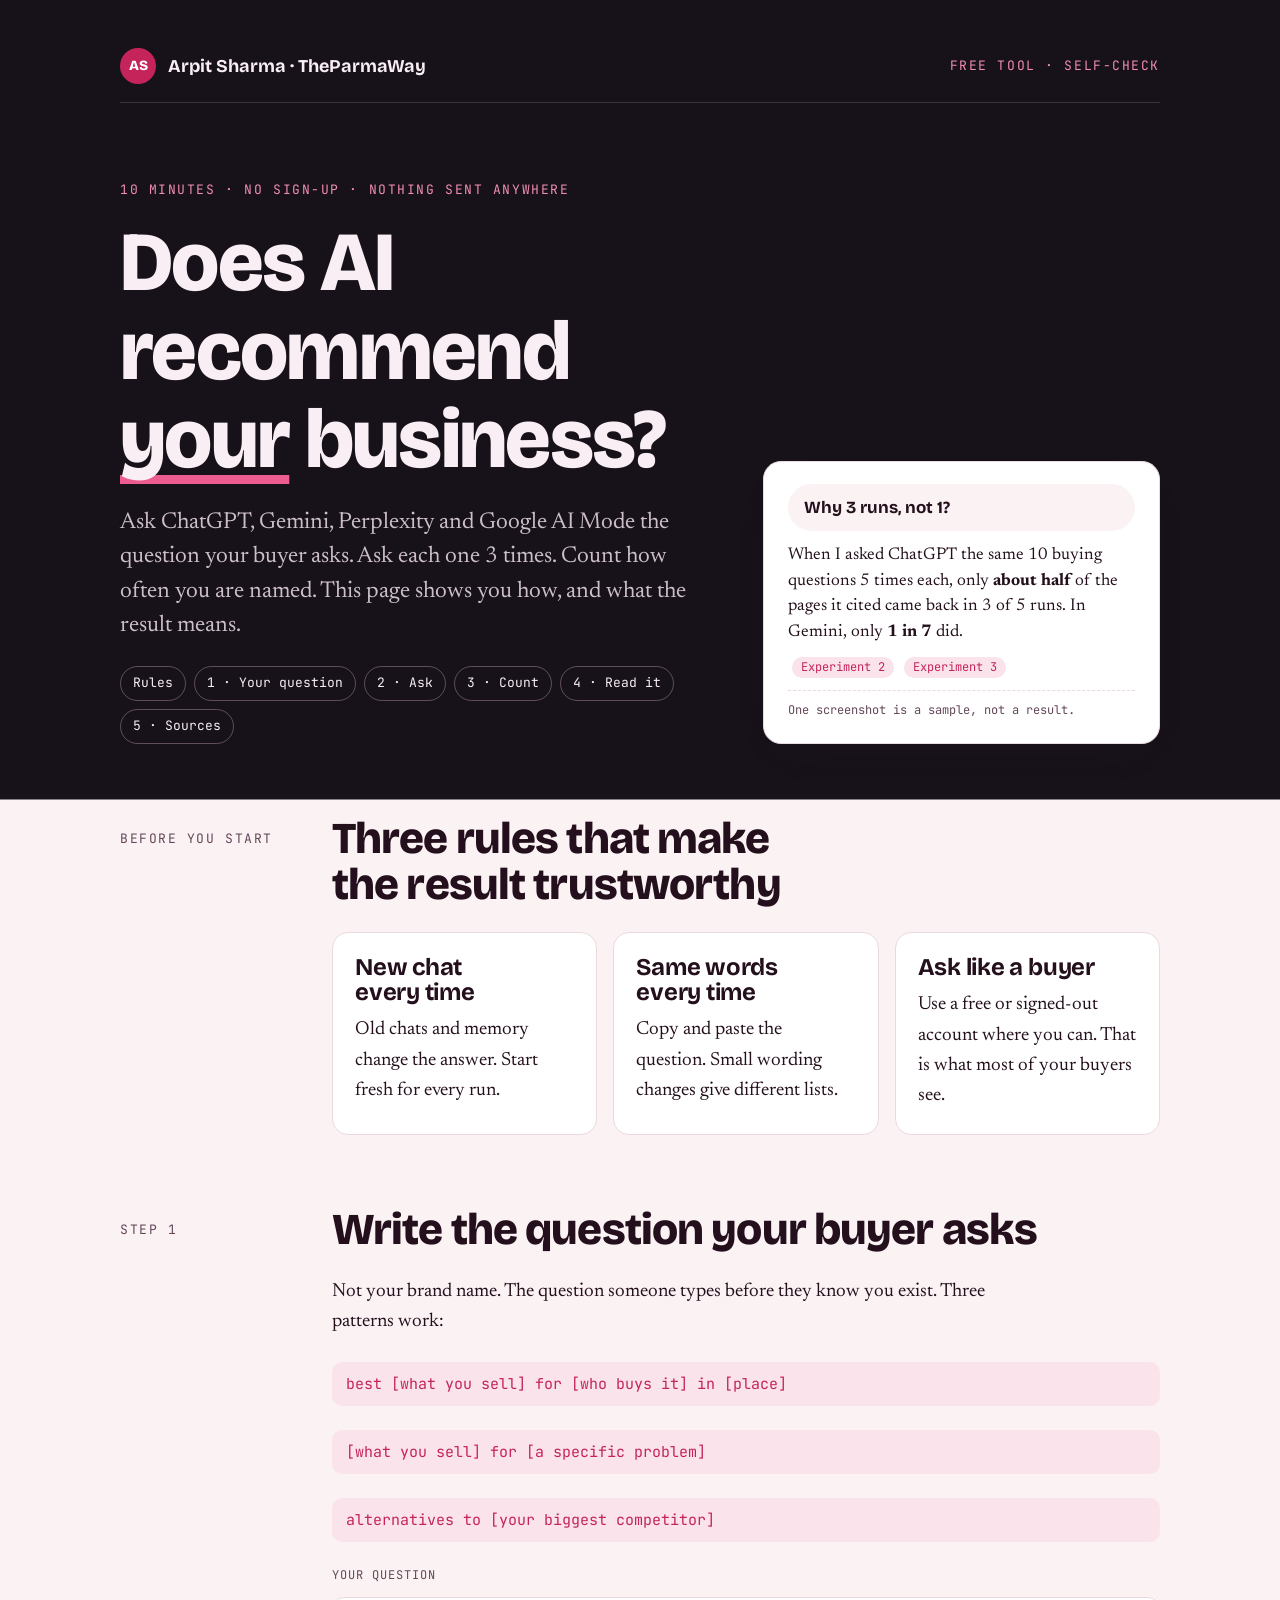
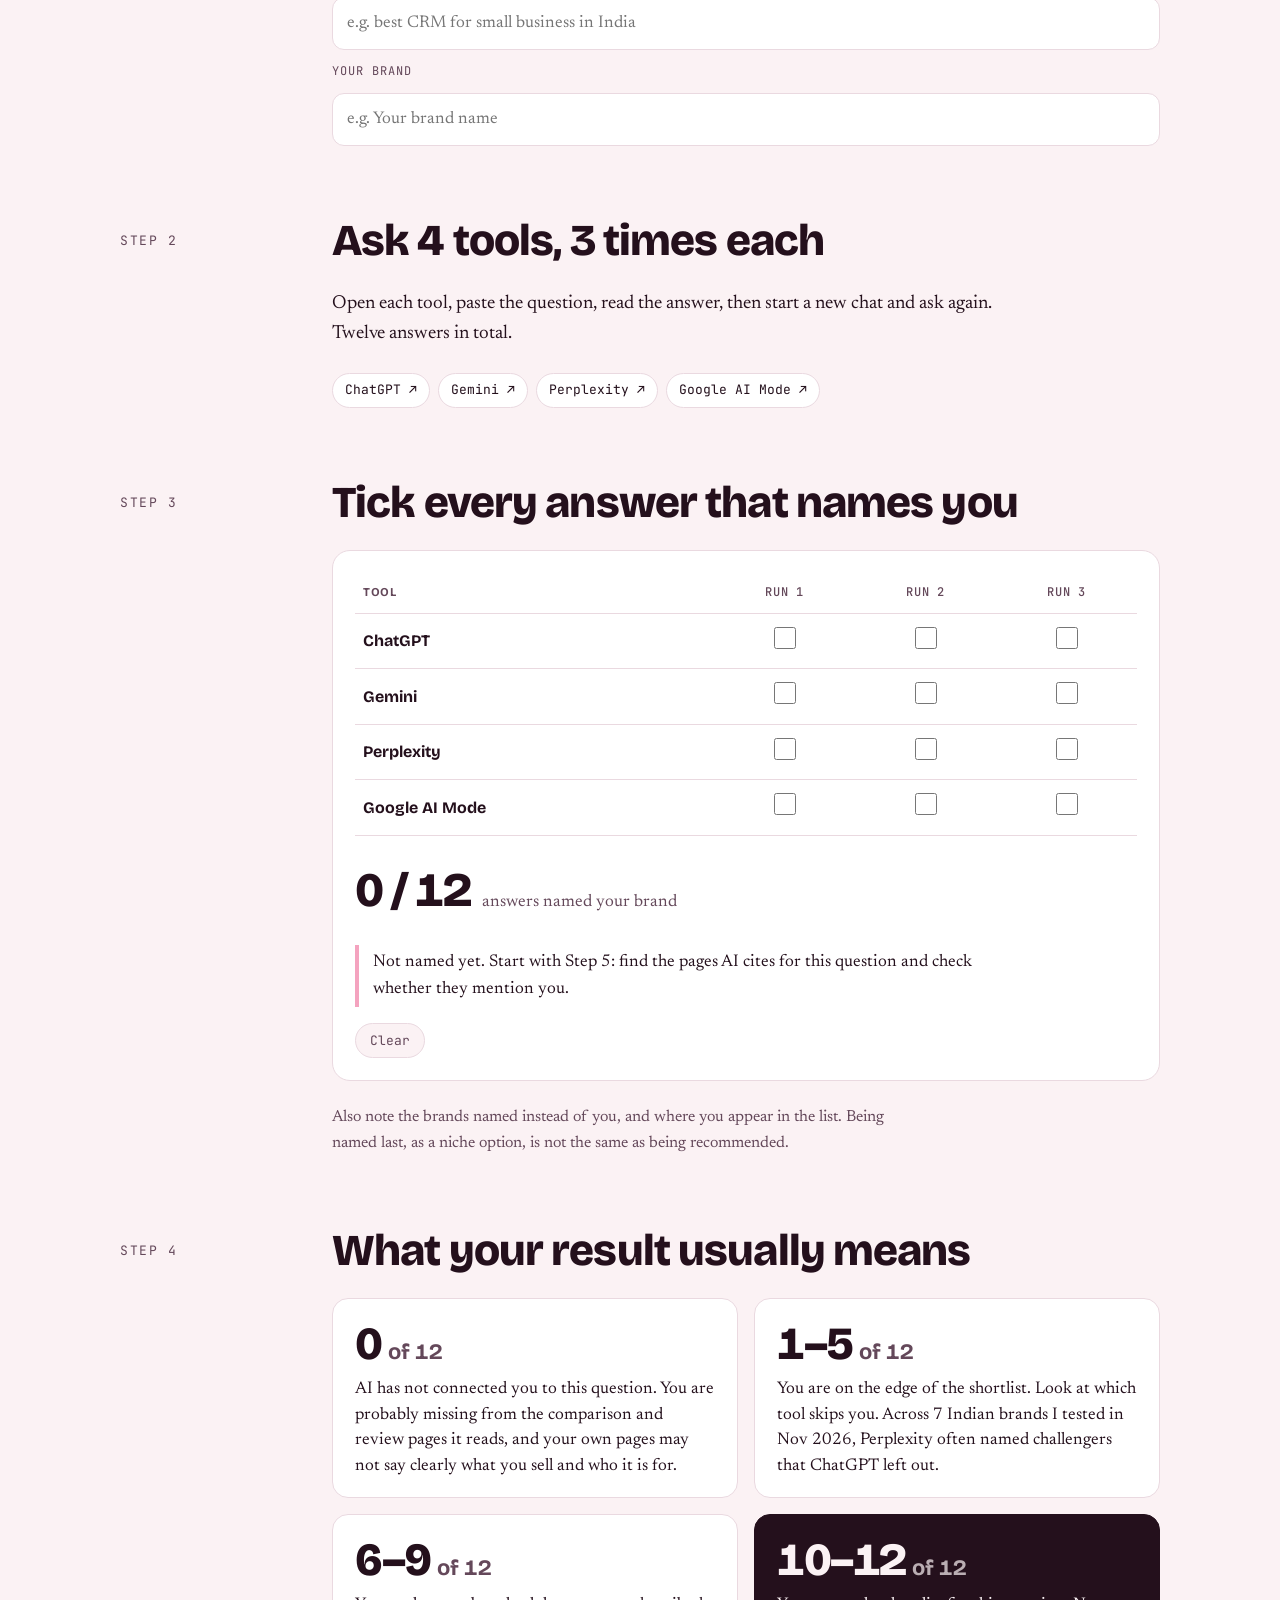
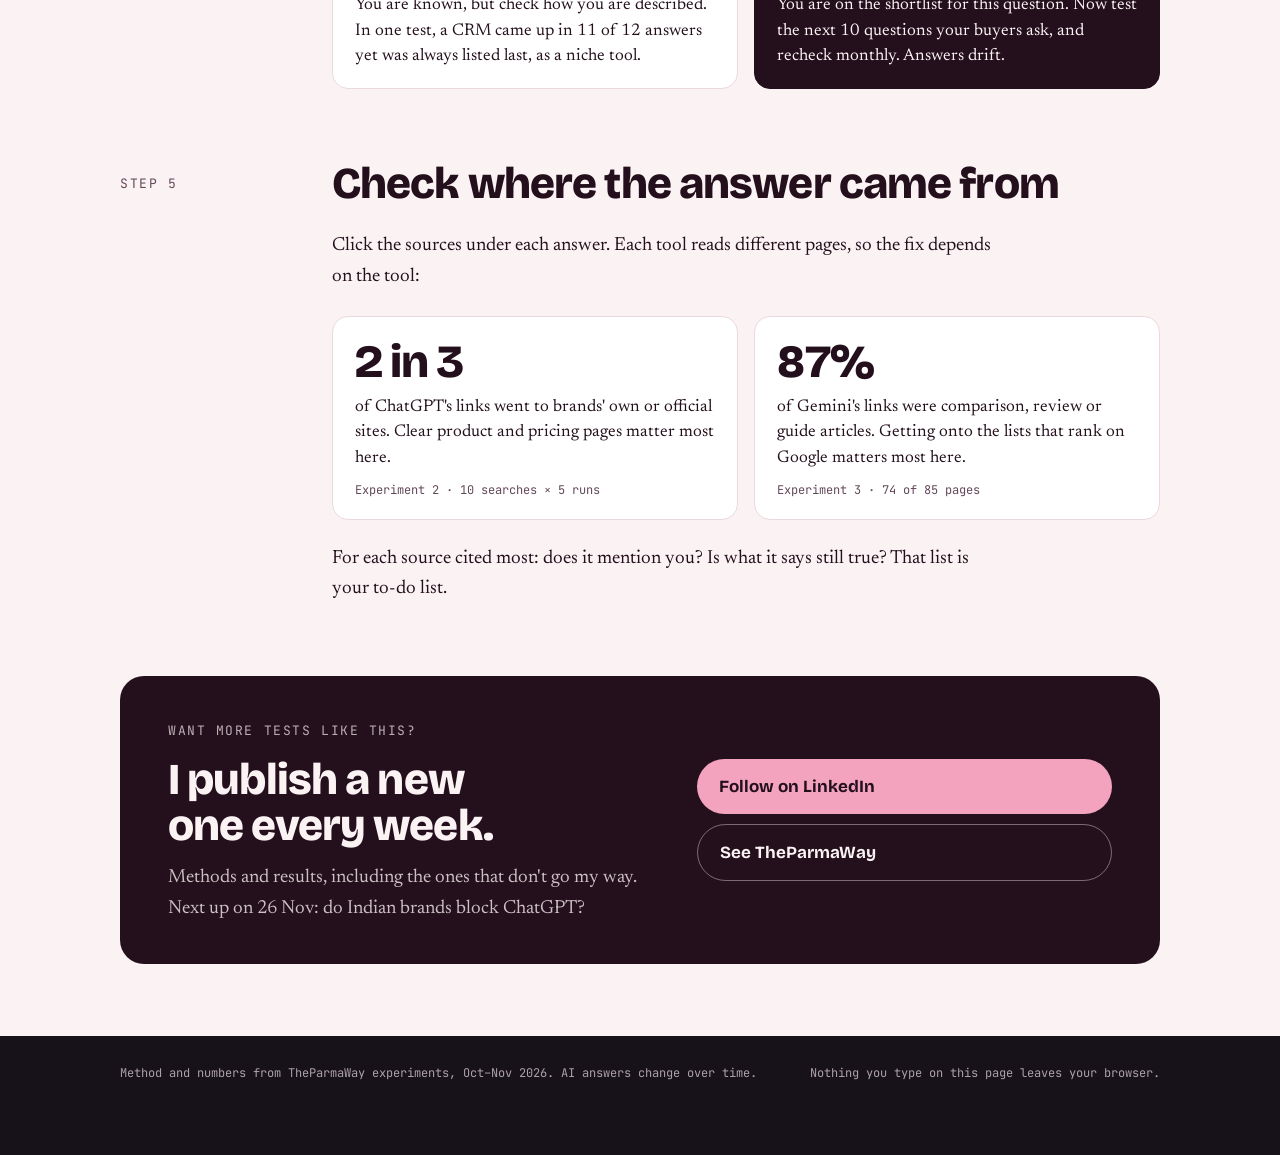
<file: self-check.html>
<!doctype html>
<html lang="en">
<head>
<meta charset="utf-8">
<meta name="viewport" content="width=device-width, initial-scale=1, viewport-fit=cover">
<title>AI Visibility Self-Check | Arpit Sharma, TheParmaWay</title>
<meta name="description" content="A free 10-minute check: ask ChatGPT, Gemini, Perplexity and Google AI Mode your buyer's question 3 times each and see if AI recommends your business.">
<link rel="canonical" href="https://arpitmehta946.github.io/self-check.html">
<meta property="og:type" content="website">
<meta property="og:title" content="Does AI recommend your business? A 10-minute self-check">
<meta property="og:description" content="Ask 4 AI tools the question your buyer asks, 3 times each. Count, don't screenshot.">
<meta property="og:url" content="https://arpitmehta946.github.io/self-check.html">
<meta property="og:image" content="https://arpitmehta946.github.io/lab/exp3-chart.png">
<script type="application/ld+json">
{"@context":"https://schema.org","@type":"HowTo","name":"AI Visibility Self-Check","description":"Check whether ChatGPT, Gemini, Perplexity and Google AI Mode recommend your business for the question your buyer asks.","totalTime":"PT10M","author":{"@type":"Person","@id":"https://arpitmehta946.github.io/#arpit","name":"Arpit Sharma","url":"https://arpitmehta946.github.io/"},
"step":[{"@type":"HowToStep","name":"Write the buyer's question","text":"Use a pattern like 'best [what you sell] for [who buys it] in [place]'."},
{"@type":"HowToStep","name":"Ask 4 AI tools 3 times each","text":"New chat each time, same wording: ChatGPT, Gemini, Perplexity and Google AI Mode."},
{"@type":"HowToStep","name":"Count how often you are named","text":"Tick each of the 12 answers that names your brand, and note who is named instead."},
{"@type":"HowToStep","name":"Read the result","text":"0 of 12 means AI has not connected you to the question; 10 to 12 means you are on the shortlist."},
{"@type":"HowToStep","name":"Check the sources","text":"See which pages each tool cites and whether they mention you."}]}
</script>
<link rel="preconnect" href="https://fonts.googleapis.com">
<link rel="preconnect" href="https://fonts.gstatic.com" crossorigin>
<link rel="stylesheet" href="https://fonts.googleapis.com/css2?family=Bricolage+Grotesque:opsz,wght@12..96,500;12..96,700;12..96,800&family=Newsreader:ital,opsz,wght@0,6..72,400;0,6..72,500;1,6..72,400&family=JetBrains+Mono:wght@400;500&display=swap">
<style>
html{color-scheme:light}
/* Layout: a field report. One reading column, a left rail of run-log labels, data set as specimens. */
:root{
  --paper:#FBF2F4; --sheet:#FFFFFF; --ink:#24101C; --ink2:#64485A; --rule:#EAD9E0;
  --marker:#F4A3BF; --cite:#C4245A; --cite-soft:#FBE3EC; --ok:#1F8A5B;
  --display:"Bricolage Grotesque","Segoe UI",system-ui,sans-serif;
  --body:"Newsreader",Georgia,"Times New Roman",serif;
  --mono:"JetBrains Mono",Consolas,"Courier New",monospace;
  --w:1040px;
}


*{box-sizing:border-box}
body{background:var(--paper);color:var(--ink);font-family:var(--body);font-size:19px;line-height:1.6;margin:0;
  padding-left:max(16px,env(safe-area-inset-left,0px));padding-right:max(16px,env(safe-area-inset-right,0px))}
.wrap{max-width:var(--w);margin:0 auto;padding-block:48px 72px;display:flex;flex-direction:column;gap:72px}
h1,h2,h3{font-family:var(--display);line-height:1.05;letter-spacing:-.02em;margin:0;text-wrap:balance}
h1{font-size:clamp(44px,7vw,84px);font-weight:800}
h2{font-size:clamp(30px,4vw,44px);font-weight:800}
h3{font-size:24px;font-weight:700;letter-spacing:-.01em}
p{margin:0;max-width:66ch}
.label{font-family:var(--mono);font-size:13px;letter-spacing:.12em;text-transform:uppercase;color:var(--ink2)}
mark{background:linear-gradient(transparent 55%,var(--marker) 55%);color:inherit;padding:0 .08em}
a{color:var(--cite);text-underline-offset:3px}
a:focus-visible,button:focus-visible{outline:3px solid var(--cite);outline-offset:3px;border-radius:4px}
.cite{display:inline-flex;align-items:center;font-family:var(--mono);font-size:12px;background:var(--cite-soft);color:var(--cite);border-radius:99px;padding:1px 9px;vertical-align:2px;margin-left:4px;text-decoration:none;white-space:nowrap}

/* masthead */
.mast{display:flex;justify-content:space-between;align-items:center;gap:16px;flex-wrap:wrap;border-bottom:1px solid var(--rule);padding-bottom:18px}
.mark{display:flex;align-items:center;gap:12px;font-family:var(--display);font-weight:700;font-size:18px}
.mark i{width:36px;height:36px;border-radius:50%;background:var(--marker);color:#24101C;display:grid;place-items:center;font-style:normal;font-size:14px;font-weight:800}
.hero{display:grid;grid-template-columns:minmax(0,1.5fr) minmax(0,1fr);gap:48px;align-items:end}
.hero .lede{font-size:23px;line-height:1.5;color:var(--ink2);margin-top:22px}
.answer{background:var(--sheet);border:1px solid var(--rule);border-radius:18px;padding:22px 24px;display:flex;flex-direction:column;gap:12px;box-shadow:0 18px 40px -28px rgba(36,16,28,.45)}
.answer .q{font-family:var(--display);font-weight:700;font-size:17px;background:var(--paper);border-radius:99px;padding:10px 16px}
.answer .a{font-size:17px;line-height:1.5}
.answer .src{display:flex;gap:6px;flex-wrap:wrap}
.answer .foot{font-family:var(--mono);font-size:12px;color:var(--ink2);border-top:1px dashed var(--rule);padding-top:10px}

/* section frame with rail */
.sec{display:grid;grid-template-columns:180px minmax(0,1fr);gap:32px}
.sec>.rail{padding-top:8px}
.sec>.main{display:flex;flex-direction:column;gap:24px;min-width:0}

/* proof specimens */
.specimens{display:grid;grid-template-columns:repeat(2,minmax(0,1fr));gap:16px}
.spec{background:var(--sheet);border:1px solid var(--rule);border-radius:16px;padding:22px 22px 18px;display:flex;flex-direction:column;gap:10px}
.spec .big{font-family:var(--display);font-weight:800;font-size:46px;line-height:1;letter-spacing:-.03em;font-variant-numeric:tabular-nums}
.spec .big span{font-size:22px;color:var(--ink2);font-weight:700;margin-left:6px;letter-spacing:0}
.spec p{font-size:17px;line-height:1.5}
.spec .meta{font-family:var(--mono);font-size:12px;color:var(--ink2);margin-top:auto}
.spec.hl{background:var(--ink);color:var(--paper);border-color:var(--ink)}
.spec.hl .meta,.spec.hl .big span{color:color-mix(in srgb,var(--paper) 70%,transparent)}
.spec.hl a{color:var(--marker)}

/* steps */
.steps{display:grid;grid-template-columns:repeat(3,minmax(0,1fr));gap:0;border-top:2px solid var(--ink)}
.step{padding:20px 22px 4px 0;display:flex;flex-direction:column;gap:8px}
.step+.step{padding-left:22px;border-left:1px solid var(--rule)}
.step .n{font-family:var(--mono);font-size:13px;color:var(--cite)}
.step p{font-size:17px;line-height:1.5}

/* packages */
.pk-head{display:flex;justify-content:space-between;align-items:end;gap:16px;flex-wrap:wrap}
.cur{display:inline-flex;background:var(--sheet);border:1px solid var(--rule);border-radius:99px;padding:4px}
.cur button{font-family:var(--mono);font-size:13px;border:0;background:transparent;color:var(--ink2);padding:8px 14px;border-radius:99px;cursor:pointer}
.cur button[aria-pressed="true"]{background:var(--ink);color:var(--paper)}
.packages{display:grid;grid-template-columns:repeat(2,minmax(0,1fr));gap:16px}
.pk{background:var(--sheet);border:1px solid var(--rule);border-radius:18px;padding:26px;display:flex;flex-direction:column;gap:14px}
.pk .top{display:flex;justify-content:space-between;align-items:baseline;gap:12px;flex-wrap:wrap}
.pk .price{font-family:var(--display);font-weight:800;font-size:34px;letter-spacing:-.02em;font-variant-numeric:tabular-nums}
.pk .price small{font-size:15px;font-weight:600;color:var(--ink2);letter-spacing:0}
.pk .when{font-family:var(--mono);font-size:12px;color:var(--ink2)}
.pk ul{margin:0;padding:0;list-style:none;display:flex;flex-direction:column;gap:8px;font-size:17px;line-height:1.45}
.pk li{display:grid;grid-template-columns:18px 1fr;gap:10px}
.pk li::before{content:"";width:8px;height:8px;margin-top:9px;border-radius:2px;background:var(--cite)}
.pk .for{font-style:italic;color:var(--ink2);font-size:17px}
.pk.feature{border:2px solid var(--ink);position:relative}
.pk.feature .tag{position:absolute;top:-13px;left:22px;background:var(--marker);color:#24101C;font-family:var(--mono);font-size:12px;padding:3px 10px;border-radius:99px}
.market{background:var(--sheet);border:1px dashed var(--rule);border-radius:16px;padding:20px 22px;display:flex;flex-direction:column;gap:10px;font-size:16px}
.market table{border-collapse:collapse;width:100%;font-size:15px}
.market td,.market th{text-align:left;padding:8px 10px 8px 0;border-bottom:1px solid var(--rule);vertical-align:top}
.market th{font-family:var(--mono);font-size:12px;font-weight:500;color:var(--ink2);letter-spacing:.06em;text-transform:uppercase}
.tbl{overflow-x:auto}

/* timeline */
.tl{display:flex;flex-direction:column;border-left:2px solid var(--ink);margin-left:6px}
.tl div{position:relative;padding:0 0 22px 26px}
.tl div::before{content:"";position:absolute;left:-8px;top:8px;width:14px;height:14px;border-radius:50%;background:var(--marker);border:2px solid var(--ink)}
.tl b{font-family:var(--display);font-size:19px}
.tl span{display:block;font-size:17px;color:var(--ink2)}

/* promises */
.two{display:grid;grid-template-columns:repeat(2,minmax(0,1fr));gap:16px}
.box{background:var(--sheet);border:1px solid var(--rule);border-radius:16px;padding:22px;display:flex;flex-direction:column;gap:10px}
.box ul{margin:0;padding-left:20px;font-size:17px;display:flex;flex-direction:column;gap:6px}
.box.no h3{color:var(--ink2)}

/* about */
.about{display:grid;grid-template-columns:minmax(0,1fr) minmax(0,1fr);gap:28px}
.facts{display:flex;flex-direction:column;gap:0;font-size:17px}
.facts div{display:grid;grid-template-columns:130px 1fr;gap:12px;padding:10px 0;border-bottom:1px solid var(--rule)}
.facts dt,.facts .k{font-family:var(--mono);font-size:12px;color:var(--ink2);text-transform:uppercase;letter-spacing:.08em;padding-top:4px}

/* close */
.close{background:var(--ink);color:var(--paper);border-radius:24px;padding:40px clamp(20px,4vw,48px);display:grid;grid-template-columns:minmax(0,1.2fr) minmax(0,1fr);gap:32px;align-items:center}
.close h2{color:var(--paper)}
.close p{color:color-mix(in srgb,var(--paper) 78%,transparent)}
.contact{display:flex;flex-direction:column;gap:10px}
.contact div{display:flex;justify-content:space-between;gap:12px;align-items:center;background:color-mix(in srgb,var(--paper) 8%,transparent);border-radius:12px;padding:12px 14px;font-family:var(--mono);font-size:14px;min-width:0}
.contact span{overflow-wrap:anywhere}
.contact button{font-family:var(--mono);font-size:12px;background:var(--marker);color:#24101C;border:0;border-radius:99px;padding:6px 12px;cursor:pointer;flex:none}
.fine{font-family:var(--mono);font-size:12px;color:var(--ink2);display:flex;justify-content:space-between;gap:16px;flex-wrap:wrap;border-top:1px solid var(--rule);padding-top:18px}

@media (max-width:820px){
  .hero,.sec,.about,.close{grid-template-columns:1fr}
  .sec{gap:12px}
  .steps{grid-template-columns:1fr}
  .step+.step{padding-left:0;border-left:0;border-top:1px solid var(--rule)}
}
@media (max-width:620px){
  body{font-size:18px}
  .specimens,.packages,.two{grid-template-columns:1fr}
  .facts div{grid-template-columns:1fr;gap:2px}
}
@media (prefers-reduced-motion:no-preference){
  .answer{animation:rise .6s ease-out both}
  @keyframes rise{from{transform:translateY(8px)}to{transform:none}}
}

/* Gulal light fixes */
.btn.y,.get li::before,.tl li.next b::after{color:#fff!important}.btn.ink{background:#24101C!important;color:#fff!important}mark{background:#F9D3E0;color:#24101C}
</style>


<style>
.toc{display:flex;gap:8px;flex-wrap:wrap}
.toc a{font-family:var(--mono);font-size:13px;text-decoration:none;background:var(--sheet);border:1px solid var(--rule);border-radius:99px;padding:6px 12px;color:var(--ink)}
.rules{display:grid;grid-template-columns:repeat(3,minmax(0,1fr));gap:16px}
.qform{display:flex;flex-direction:column;gap:12px}
.qform label{font-family:var(--mono);font-size:12px;color:var(--ink2);text-transform:uppercase;letter-spacing:.08em}
.qform input{font:inherit;font-size:17px;width:100%;padding:12px 14px;border:1px solid var(--rule);border-radius:12px;background:var(--sheet);color:var(--ink)}
.formula{font-family:var(--mono);font-size:15px;background:var(--cite-soft);color:var(--cite);border-radius:10px;padding:10px 14px}
.tally{background:var(--sheet);border:1px solid var(--rule);border-radius:18px;padding:22px;display:flex;flex-direction:column;gap:16px}
.tally table{border-collapse:collapse;width:100%;font-size:16px}
.tally th,.tally td{padding:10px 8px;border-bottom:1px solid var(--rule);text-align:center}
.tally th:first-child,.tally td:first-child{text-align:left;font-family:var(--display);font-weight:700}
.tally th{font-family:var(--mono);font-size:12px;font-weight:500;color:var(--ink2);text-transform:uppercase;letter-spacing:.06em}
.tally input[type=checkbox]{width:22px;height:22px;accent-color:var(--cite);cursor:pointer}
.score{display:flex;align-items:baseline;gap:12px;flex-wrap:wrap}
.score b{font-family:var(--display);font-weight:800;font-size:48px;letter-spacing:-.03em;font-variant-numeric:tabular-nums}
.score span{color:var(--ink2);font-size:17px}
.verdict{font-size:17px;border-left:4px solid var(--marker);padding:4px 0 4px 14px}
.tabs{display:flex;gap:6px;flex-wrap:wrap}
.tabs button{font-family:var(--mono);font-size:13px;border:1px solid var(--rule);background:var(--paper);color:var(--ink2);padding:8px 14px;border-radius:99px;cursor:pointer}
.tabs button[aria-pressed=true]{background:var(--ink);color:var(--paper);border-color:var(--ink)}
.reading{display:grid;grid-template-columns:repeat(2,minmax(0,1fr));gap:16px}
.btn{display:inline-block;font-family:var(--display);font-weight:700;font-size:17px;text-decoration:none;background:var(--marker);color:#24101C;border-radius:99px;padding:14px 22px}
.btn.line{background:transparent;color:var(--paper);border:1px solid color-mix(in srgb,var(--paper) 40%,transparent)}
@media (max-width:820px){.rules,.reading{grid-template-columns:1fr}}
@media (max-width:620px){.tally{padding:16px}.tally th,.tally td{padding:8px 4px}}

/* ===== Lab-at-night theme (shared with homepage, 14 Nov 2026) ===== */
</style>
<!-- No-copy: blocks casual selecting/copying. Inputs, code samples and the email stay usable. -->
<style>body{-webkit-user-select:none;user-select:none;-webkit-touch-callout:none}input,textarea,code,.mail,.copyable{-webkit-user-select:text;user-select:text}img{-webkit-user-drag:none;user-drag:none}
h1 mark{background:none!important;color:inherit!important;padding:0!important;text-decoration:underline;text-decoration-color:#C4245A;text-decoration-thickness:.11em;text-underline-offset:.09em;text-decoration-skip-ink:none}

/* Dark opening band + dark footer (matches every page) */
.mast,.hero{background:#17121A;box-shadow:0 0 0 100vmax #17121A;--ink:#F8EEF3;--ink2:#CDBFC8;--rule:rgba(255,214,230,.16);color:#F8EEF3}
.mast{clip-path:inset(-48px -100vmax -36px)}
.hero{clip-path:inset(-36px -100vmax -56px)}
.mast .label,.hero .label{color:#F08DB0!important}
.mast i{background:#C4245A;color:#fff}
.hero .lede{color:#CDBFC8!important}
.hero .toc a{color:#F8EEF3!important;border-color:rgba(255,214,230,.3)!important;background:transparent!important}
.hero h1 mark{color:#F8EEF3!important;text-decoration-color:#EC5C8E!important}
.hero .answer{--ink:#24101C;--ink2:#64485A;--rule:#EAD9E0;color:#24101C;background:#FFFFFF}
.fine{background:#17121A;color:#ADA0A9!important;box-shadow:0 0 0 100vmax #17121A;clip-path:inset(0 -100vmax -100vmax);border-top:0!important;padding-top:28px}
.fine a{color:#F08DB0!important}
</style>
<script>(function(){function ok(t){return t&&t.closest&&t.closest('input,textarea,code,.mail,.copyable')}
['copy','cut'].forEach(function(ev){document.addEventListener(ev,function(e){if(!ok(e.target)&&!ok(document.activeElement))e.preventDefault()})});
document.addEventListener('dragstart',function(e){if(e.target.tagName==='IMG')e.preventDefault()});
document.addEventListener('selectstart',function(e){if(!ok(e.target.nodeType===1?e.target:e.target.parentElement))e.preventDefault()});})();</script>
</head>
<body>

<div class="wrap">

  <header class="mast">
    <a class="mark" href="./" style="text-decoration:none;color:inherit"><i>AS</i> Arpit Sharma · TheParmaWay</a>
    <span class="label">Free tool · Self-check</span>
  </header>

  <section class="hero">
    <div>
      <span class="label">10 minutes · no sign-up · nothing sent anywhere</span>
      <h1 style="margin-top:14px">Does AI recommend <mark>your</mark> business?</h1>
      <p class="lede">Ask ChatGPT, Gemini, Perplexity and Google AI Mode the question your buyer asks. Ask each one 3 times. Count how often you are named. This page shows you how, and what the result means.</p>
      <div class="toc" style="margin-top:22px"><a href="#rules">Rules</a><a href="#question">1 · Your question</a><a href="#ask">2 · Ask</a><a href="#count">3 · Count</a><a href="#read">4 · Read it</a><a href="#sources">5 · Sources</a></div>
    </div>
    <aside class="answer" aria-label="Why one answer is not enough">
      <div class="q">Why 3 runs, not 1?</div>
      <div class="a">When I asked ChatGPT the same 10 buying questions 5 times each, only <b>about half</b> of the pages it cited came back in 3 of 5 runs. In Gemini, only <b>1 in 7</b> did.</div>
      <div class="src"><a class="cite" href="lab/google-vs-chatgpt.html">Experiment 2</a><a class="cite" href="lab/gemini-vs-chatgpt.html">Experiment 3</a></div>
      <div class="foot">One screenshot is a sample, not a result.</div>
    </aside>
  </section>

  <section class="sec" id="rules">
    <div class="rail"><span class="label">Before you start</span></div>
    <div class="main">
      <h2>Three rules that make the result trustworthy</h2>
      <div class="rules">
        <div class="box"><h3>New chat every time</h3><p>Old chats and memory change the answer. Start fresh for every run.</p></div>
        <div class="box"><h3>Same words every time</h3><p>Copy and paste the question. Small wording changes give different lists.</p></div>
        <div class="box"><h3>Ask like a buyer</h3><p>Use a free or signed-out account where you can. That is what most of your buyers see.</p></div>
      </div>
    </div>
  </section>

  <section class="sec" id="question">
    <div class="rail"><span class="label">Step 1</span></div>
    <div class="main">
      <h2>Write the question your buyer asks</h2>
      <p>Not your brand name. The question someone types before they know you exist. Three patterns work:</p>
      <div class="formula">best [what you sell] for [who buys it] in [place]</div>
      <div class="formula">[what you sell] for [a specific problem]</div>
      <div class="formula">alternatives to [your biggest competitor]</div>
      <div class="qform">
        <label for="q">Your question</label>
        <input id="q" type="text" placeholder="e.g. best CRM for small business in India" autocomplete="off">
        <label for="b">Your brand</label>
        <input id="b" type="text" placeholder="e.g. Your brand name" autocomplete="off">
      </div>
    </div>
  </section>

  <section class="sec" id="ask">
    <div class="rail"><span class="label">Step 2</span></div>
    <div class="main">
      <h2>Ask 4 tools, 3 times each</h2>
      <p>Open each tool, paste the question, read the answer, then start a new chat and ask again. Twelve answers in total.</p>
      <div class="toc" id="tools">
        <a href="https://chatgpt.com/" target="_blank" rel="noopener">ChatGPT ↗</a>
        <a href="https://gemini.google.com/app" target="_blank" rel="noopener">Gemini ↗</a>
        <a href="https://www.perplexity.ai/" target="_blank" rel="noopener">Perplexity ↗</a>
        <a id="aimode" href="https://www.google.com/search?udm=50" target="_blank" rel="noopener">Google AI Mode ↗</a>
      </div>
    </div>
  </section>

  <section class="sec" id="count">
    <div class="rail"><span class="label">Step 3</span></div>
    <div class="main">
      <h2>Tick every answer that names you</h2>
      <div class="tally">
        <div class="tbl"><table>
          <thead><tr><th>Tool</th><th>Run 1</th><th>Run 2</th><th>Run 3</th></tr></thead>
          <tbody id="grid"></tbody>
        </table></div>
        <div class="score"><b id="total">0 / 12</b><span id="brandline">answers named your brand</span></div>
        <p class="verdict" id="verdict">Tick the boxes as you go. Your result appears here.</p>
        <div class="tabs"><button type="button" id="reset">Clear</button></div>
      </div>
      <p style="font-size:16px;color:var(--ink2)">Also note the brands named instead of you, and where you appear in the list. Being named last, as a niche option, is not the same as being recommended.</p>
    </div>
  </section>

  <section class="sec" id="read">
    <div class="rail"><span class="label">Step 4</span></div>
    <div class="main">
      <h2>What your result usually means</h2>
      <div class="reading">
        <div class="spec"><div class="big">0<span>of 12</span></div><p>AI has not connected you to this question. You are probably missing from the comparison and review pages it reads, and your own pages may not say clearly what you sell and who it is for.</p></div>
        <div class="spec"><div class="big">1–5<span>of 12</span></div><p>You are on the edge of the shortlist. Look at which tool skips you. Across 7 Indian brands I tested in Nov 2026, Perplexity often named challengers that ChatGPT left out.</p></div>
        <div class="spec"><div class="big">6–9<span>of 12</span></div><p>You are known, but check how you are described. In one test, a CRM came up in 11 of 12 answers yet was always listed last, as a niche tool.</p></div>
        <div class="spec hl"><div class="big">10–12<span>of 12</span></div><p>You are on the shortlist for this question. Now test the next 10 questions your buyers ask, and recheck monthly. Answers drift.</p></div>
      </div>
    </div>
  </section>

  <section class="sec" id="sources">
    <div class="rail"><span class="label">Step 5</span></div>
    <div class="main">
      <h2>Check where the answer came from</h2>
      <p>Click the sources under each answer. Each tool reads different pages, so the fix depends on the tool:</p>
      <div class="specimens">
        <div class="spec"><div class="big">2 in 3</div><p>of ChatGPT's links went to brands' own or official sites. Clear product and pricing pages matter most here.</p><span class="meta">Experiment 2 · 10 searches × 5 runs</span></div>
        <div class="spec"><div class="big">87%</div><p>of Gemini's links were comparison, review or guide articles. Getting onto the lists that rank on Google matters most here.</p><span class="meta">Experiment 3 · 74 of 85 pages</span></div>
      </div>
      <p>For each source cited most: does it mention you? Is what it says still true? That list is your to-do list.</p>
    </div>
  </section>

  <section class="close">
    <div>
      <span class="label" style="color:color-mix(in srgb,var(--paper) 70%,transparent)">Want more tests like this?</span>
      <h2 style="margin-top:10px">I publish a new one every week.</h2>
      <p style="margin-top:14px">Methods and results, including the ones that don't go my way. Next up on 26 Nov: do Indian brands block ChatGPT?</p>
    </div>
    <div class="contact">
      <a class="btn" href="https://www.linkedin.com/in/arpitsharmaoff" target="_blank" rel="noopener">Follow on LinkedIn</a>
      <a class="btn line" href="./#proof">See TheParmaWay</a>
    </div>
  </section>

  <footer class="fine">
    <span>Method and numbers from TheParmaWay experiments, Oct–Nov 2026. AI answers change over time.</span>
    <span>Nothing you type on this page leaves your browser.</span>
  </footer>
</div>

<script>
(function(){
  var tools=['ChatGPT','Gemini','Perplexity','Google AI Mode'];
  var grid=document.getElementById('grid'), q=document.getElementById('q'), b=document.getElementById('b');
  var KEY='selfcheck-v1', state={q:'',b:'',t:Array(12).fill(false)};
  try{var s=JSON.parse(localStorage.getItem(KEY)||'null'); if(s&&s.t&&s.t.length===12) state=s;}catch(e){}
  tools.forEach(function(name,i){
    var tr=document.createElement('tr'); var th=document.createElement('td'); th.textContent=name; tr.appendChild(th);
    for(var r=0;r<3;r++){
      var td=document.createElement('td'); var cb=document.createElement('input'); cb.type='checkbox';
      var idx=i*3+r; cb.checked=!!state.t[idx]; cb.setAttribute('aria-label',name+' run '+(r+1)+' named my brand');
      cb.addEventListener('change',(function(k){return function(e){state.t[k]=e.target.checked; save(); render();};})(idx));
      td.appendChild(cb); tr.appendChild(td);
    }
    grid.appendChild(tr);
  });
  q.value=state.q||''; b.value=state.b||'';
  q.addEventListener('input',function(){state.q=q.value; save(); link();});
  b.addEventListener('input',function(){state.b=b.value; save(); render();});
  document.getElementById('reset').addEventListener('click',function(){state={q:'',b:'',t:Array(12).fill(false)}; q.value=''; b.value=''; grid.querySelectorAll('input').forEach(function(c){c.checked=false;}); save(); render(); link();});
  function save(){try{localStorage.setItem(KEY,JSON.stringify(state));}catch(e){}}
  function link(){var a=document.getElementById('aimode'); a.href='https://www.google.com/search?udm=50'+(state.q?'&q='+encodeURIComponent(state.q):'');}
  function render(){
    var n=state.t.filter(Boolean).length, name=(state.b||'').trim()||'your brand';
    document.getElementById('total').textContent=n+' / 12';
    document.getElementById('brandline').textContent='answers named '+name;
    var per=tools.map(function(t,i){return state.t.slice(i*3,i*3+3).filter(Boolean).length;});
    var v;
    if(n===0) v='Not named yet. Start with Step 5: find the pages AI cites for this question and check whether they mention you.';
    else if(n<=5) v='On the edge. '+(per.some(function(x){return x===0;})?(function(){var m=tools.filter(function(t,i){return per[i]===0;}); return (m.length>1?'These tools never named you: ':'This tool never named you: ')+m.join(', ')+'. Check what '+(m.length>1?'they cite.':'it cites.');})():'Every tool named you sometimes. Check where you sit in each list.');
    else if(n<=9) v='Known, but not a sure pick. Check how each answer describes you and where you sit in the list.';
    else v='On the shortlist for this question. Test your next 10 buyer questions and recheck monthly.';
    document.getElementById('verdict').textContent=v;
  }
  render(); link();
})();
</script>

</body>
</html>
</file>
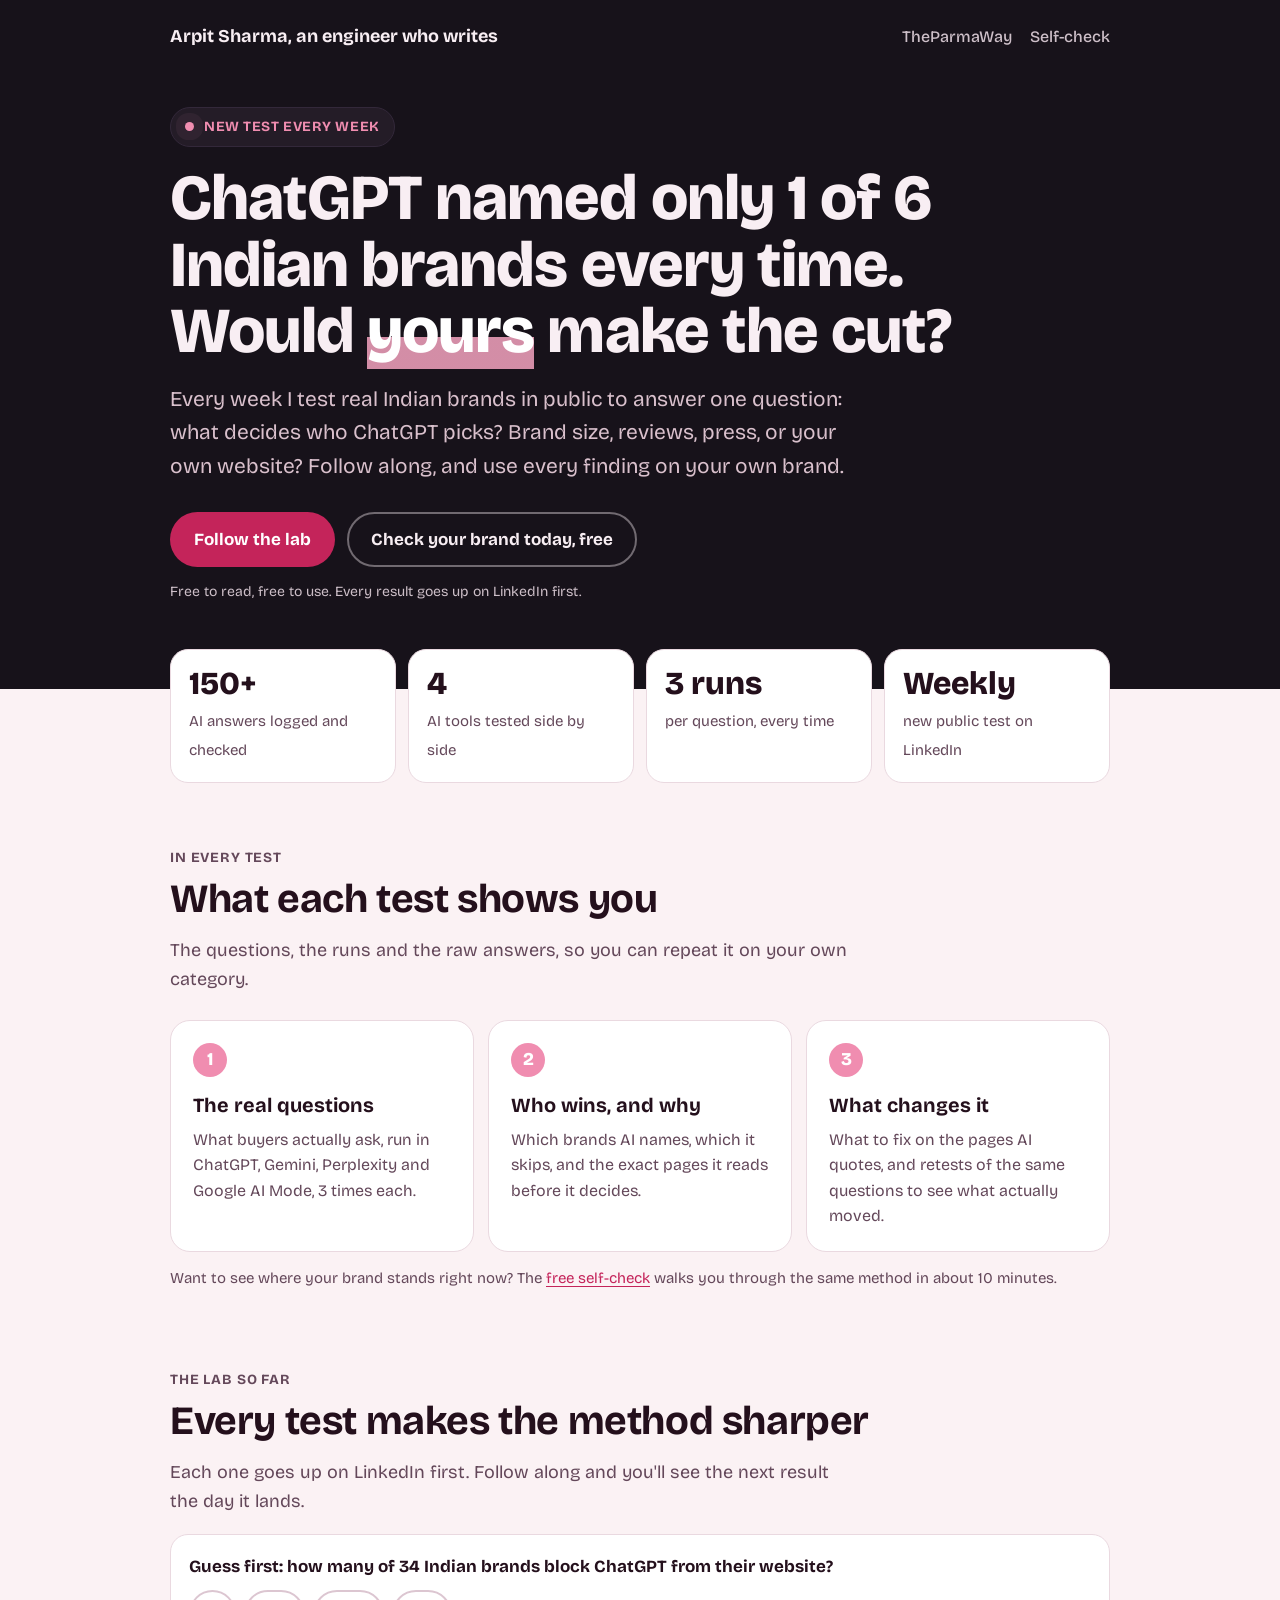
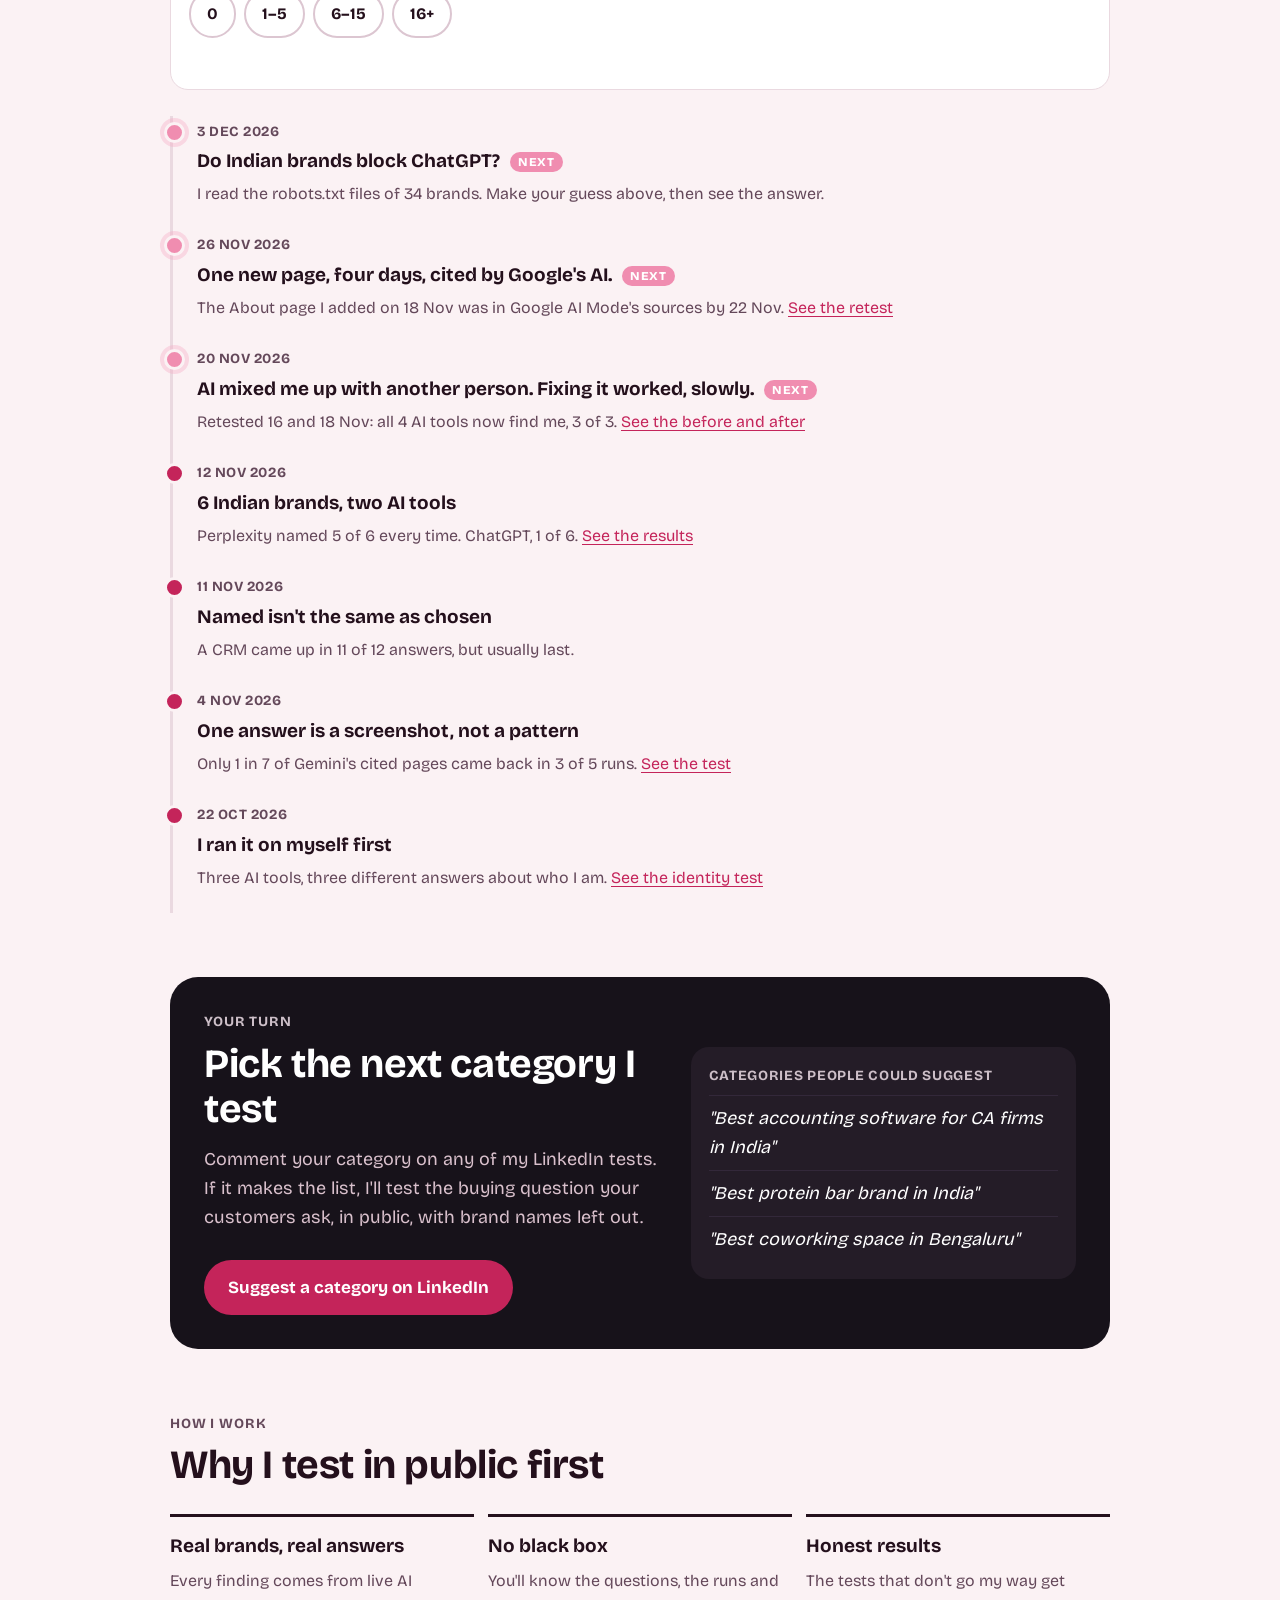
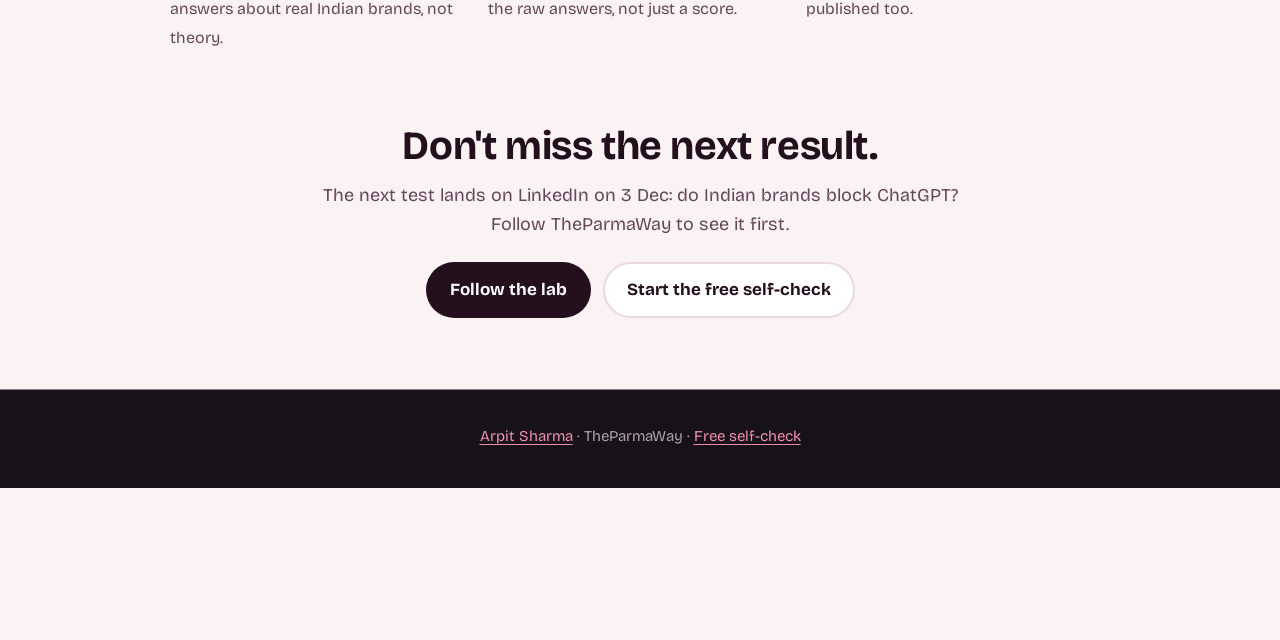
<file: services.html>
<!doctype html>
<html lang="en"><head><meta charset="utf-8"><meta name="viewport" content="width=device-width, initial-scale=1">
<title>TheParmaWay | Arpit Sharma</title>
<meta name="robots" content="noindex, follow">
<link rel="canonical" href="https://arpitmehta946.github.io/follow.html">
<meta http-equiv="refresh" content="0; url=follow.html">
<style>body{margin:0;background:#FBF2F4;color:#24101C;font:400 18px/1.6 system-ui,sans-serif;padding:40px 20px}a{color:#C4245A}</style>
</head><body><p>This page has moved to <a href="follow.html">TheParmaWay</a>.</p></body></html>
</file>
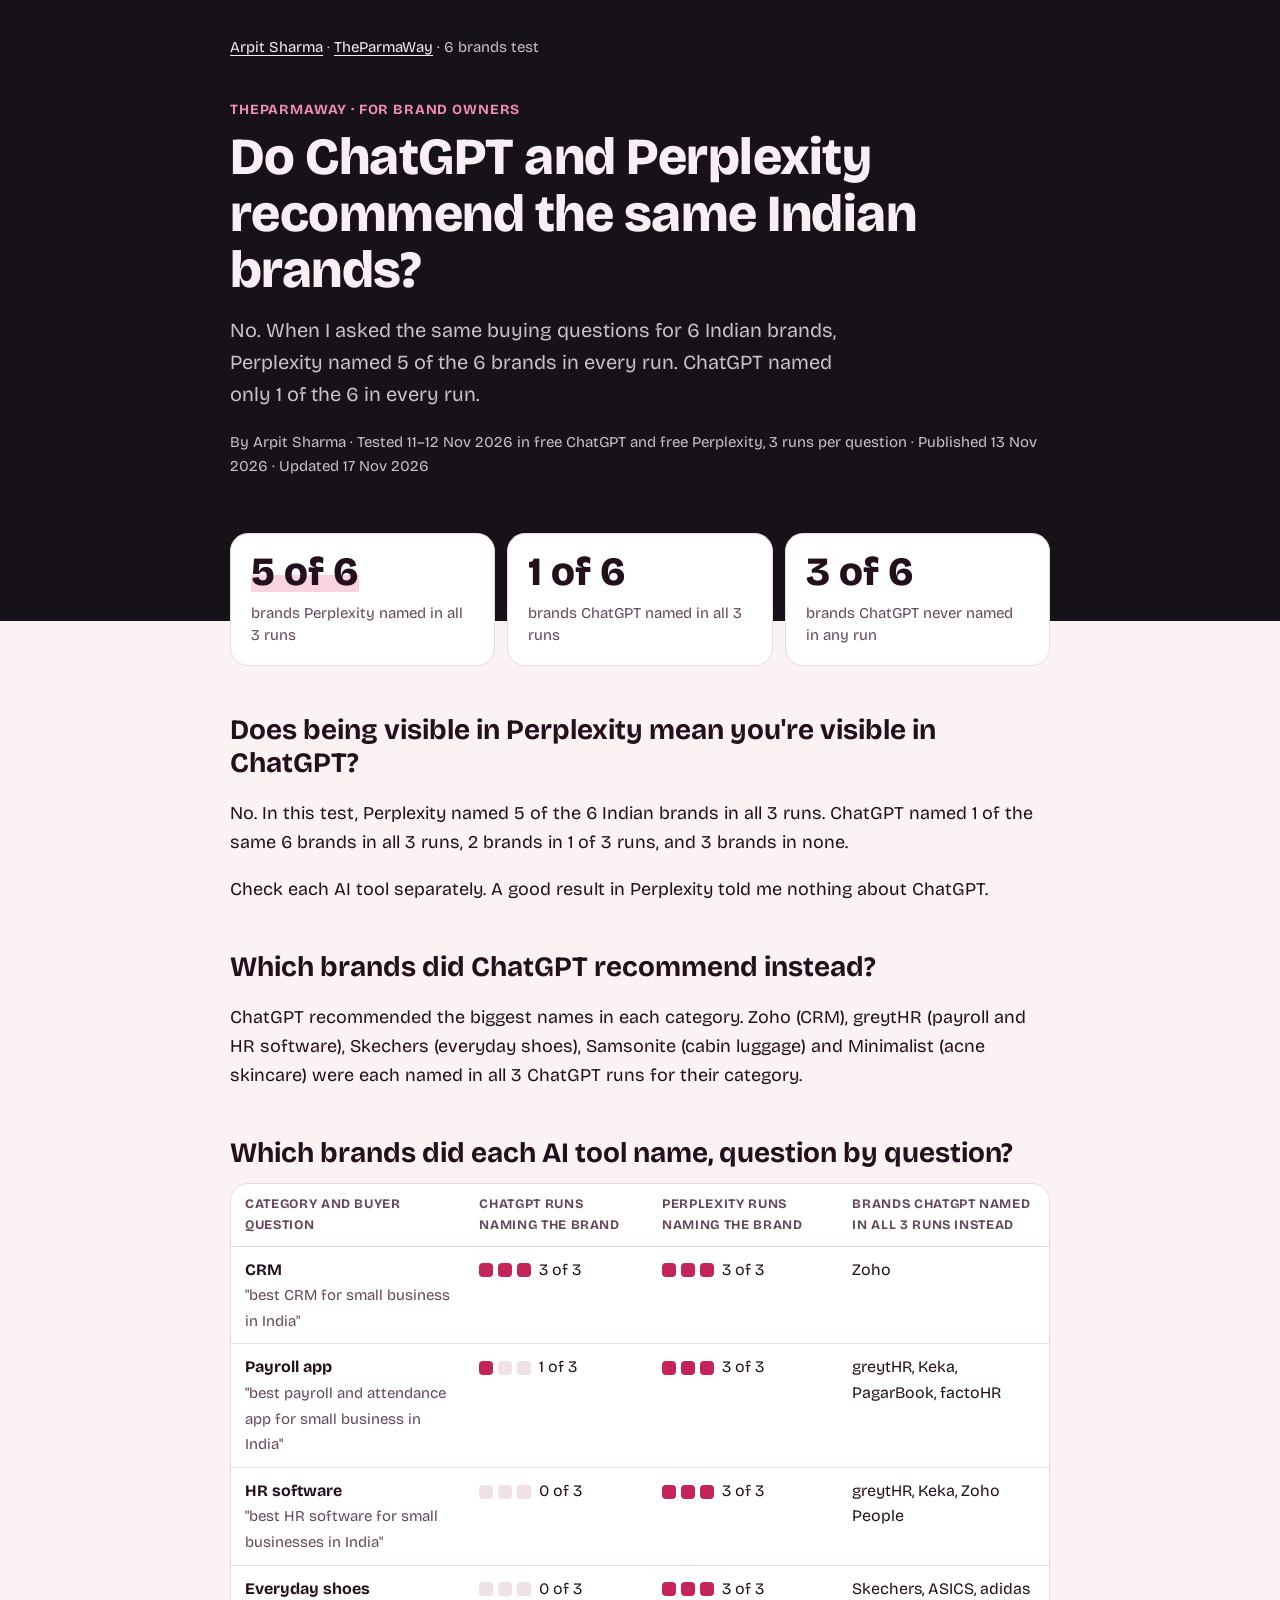
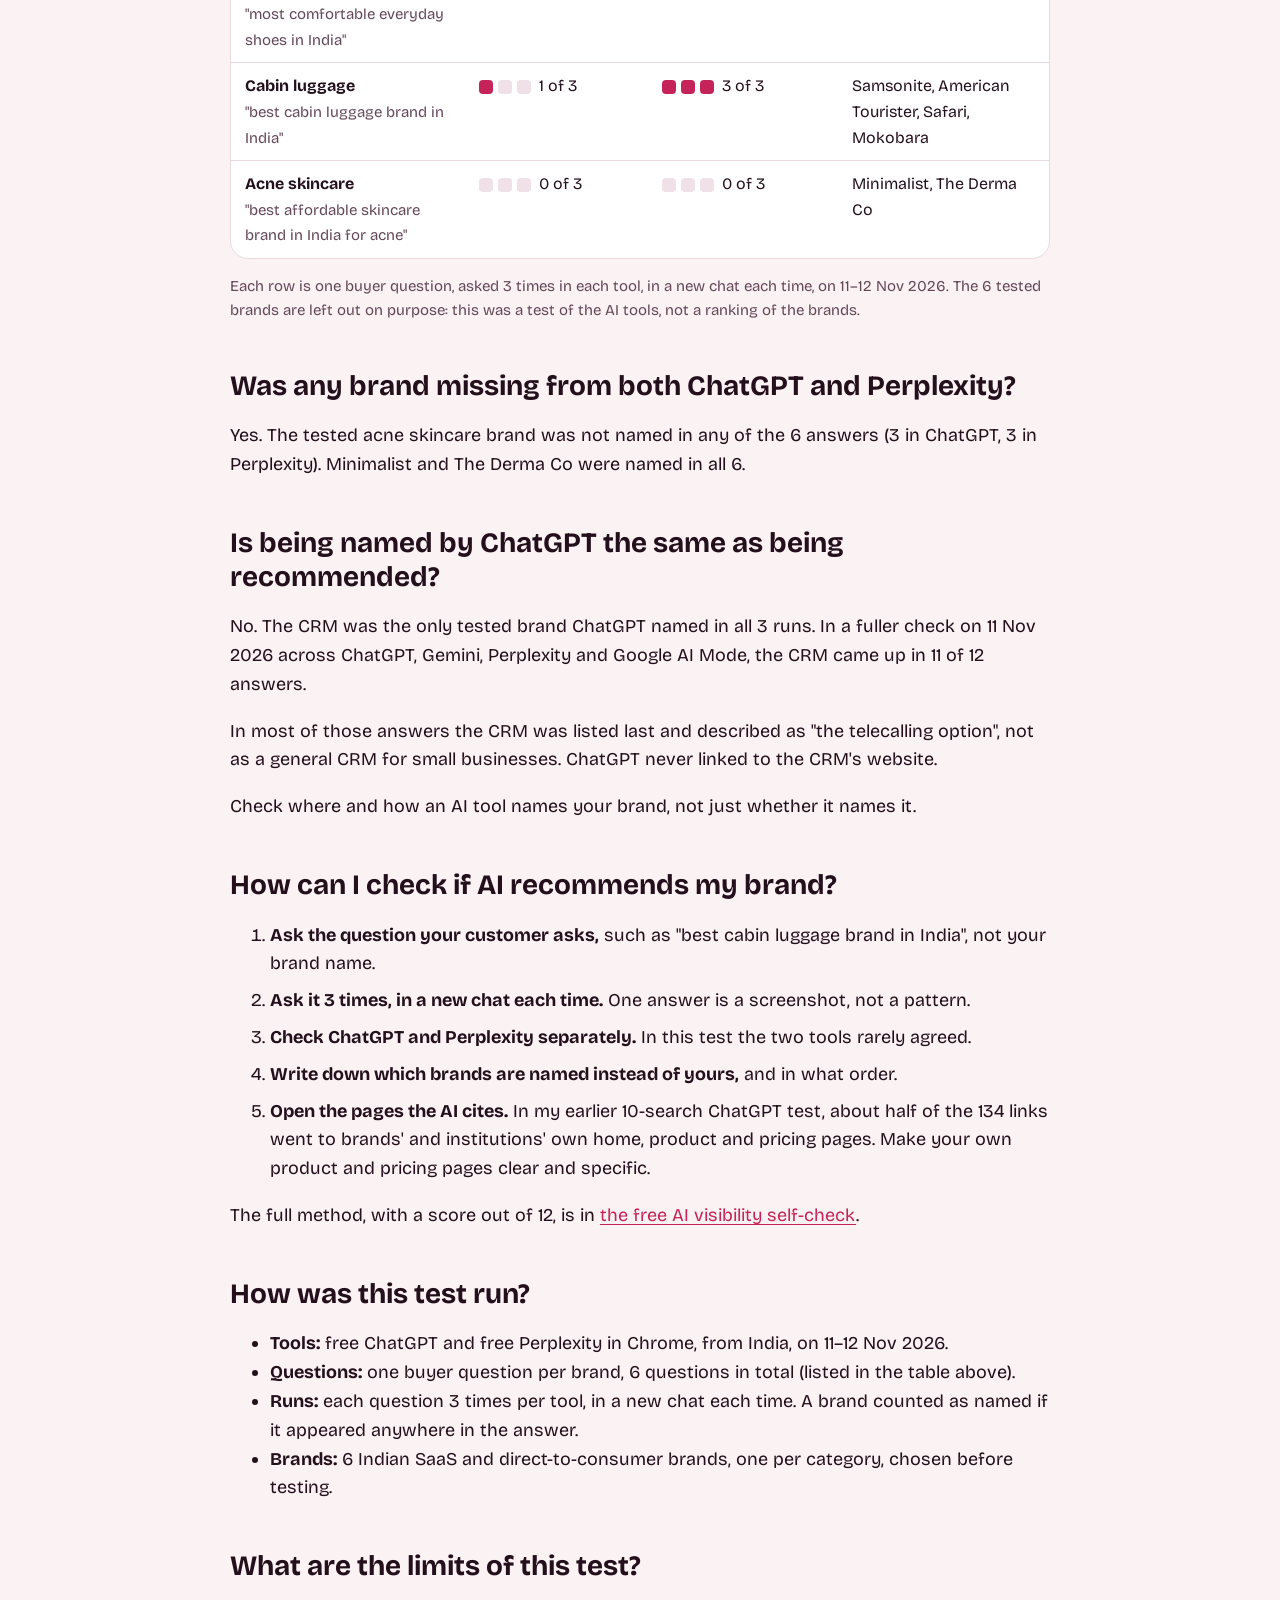
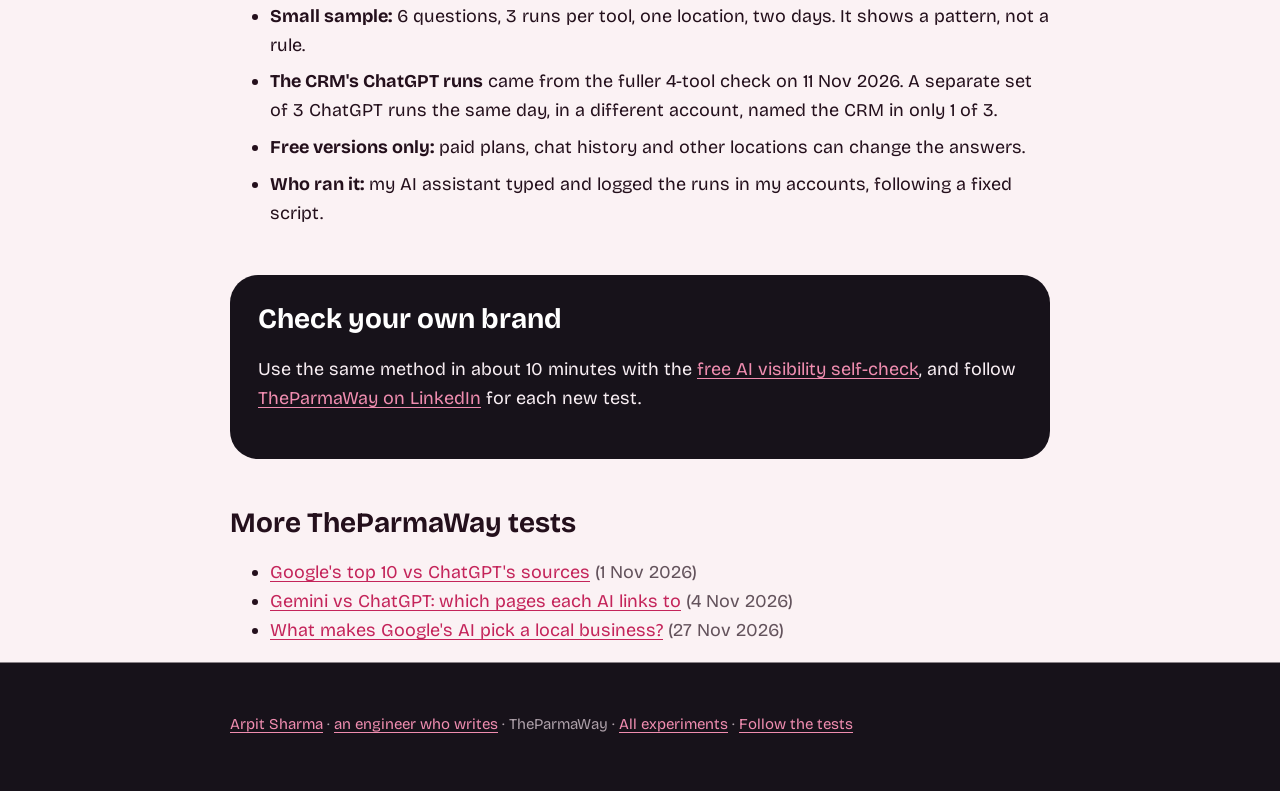
<file: lab/6-brands-chatgpt-vs-perplexity.html>
<!doctype html>
<html lang="en">
<head>
<meta charset="utf-8">
<meta name="viewport" content="width=device-width, initial-scale=1">
<title>Do ChatGPT and Perplexity recommend the same Indian brands? | TheParmaWay</title>
<meta name="description" content="6 Indian brands, 3 runs each: Perplexity named 5 of 6 every time, ChatGPT 1 of 6. A test by Arpit Sharma on whether AI tools agree on brands.">
<meta name="author" content="Arpit Sharma">
<link rel="canonical" href="https://arpitmehta946.github.io/lab/6-brands-chatgpt-vs-perplexity.html">
<meta name="robots" content="index, follow, max-image-preview:large">
<meta property="og:type" content="article">
<meta property="og:site_name" content="Arpit Sharma">
<meta property="og:title" content="Same question. Different AI. Different winners.">
<meta property="og:description" content="6 Indian brands, 3 runs each in ChatGPT and Perplexity. Perplexity named 5 of 6 every time; ChatGPT, 1 of 6.">
<meta property="og:url" content="https://arpitmehta946.github.io/lab/6-brands-chatgpt-vs-perplexity.html">
<meta property="og:image" content="https://arpitmehta946.github.io/lab/ai-brands-grid.png">
<meta property="og:image:width" content="1080">
<meta property="og:image:height" content="1350">
<meta property="og:image:alt" content="Grid comparing how often ChatGPT and Perplexity named 6 Indian brands across 3 runs each">
<meta property="article:published_time" content="2026-11-13">
<meta name="twitter:card" content="summary_large_image">
<meta name="theme-color" content="#FBF2F4">
<link rel="icon" href="../favicon.svg" type="image/svg+xml">
<link rel="preconnect" href="https://fonts.googleapis.com">
<link rel="preconnect" href="https://fonts.gstatic.com" crossorigin>
<link href="https://fonts.googleapis.com/css2?family=Bricolage+Grotesque:opsz,wdth,wght@12..96,75..100,400..800&display=swap" rel="stylesheet">
<script type="application/ld+json">
{"@context":"https://schema.org","@type":"Article","@id":"https://arpitmehta946.github.io/lab/6-brands-chatgpt-vs-perplexity.html#article","headline":"Do ChatGPT and Perplexity recommend the same Indian brands?","description":"The buying question for 6 Indian brands asked 3 times each in free ChatGPT and Perplexity, 11-12 Nov 2026.","datePublished":"2026-11-13","dateModified":"2026-11-17","author":{"@type":"Person","@id":"https://arpitmehta946.github.io/#arpit","name":"Arpit Sharma","url":"https://arpitmehta946.github.io/"},"isPartOf":{"@type":"CreativeWorkSeries","name":"TheParmaWay"},"image":"https://arpitmehta946.github.io/lab/ai-brands-grid.png","about":["AI search","ChatGPT","Perplexity","brand visibility","Answer Engine Optimization"]}
</script>
<style>
:root{
  --night:#17121A;--night-2:#241C27;--night-3:#33283A;--paper:#FBF2F4;--sheet:#FFFFFF;--ink:#24101C;--muted:#64485A;--rule:#EAD9E0;
  --cite:#C4245A;--mark:#F08DB0;--on-night:#F8EEF3;--on-night-2:#CDBFC8;
  --disp:"Bricolage Grotesque","Segoe UI",system-ui,sans-serif;
}
*{box-sizing:border-box}
html{-webkit-text-size-adjust:100%}
body{margin:0;background:var(--paper);color:var(--ink);font:400 18px/1.6 var(--disp)}
a{color:var(--cite);text-underline-offset:3px}
:focus-visible{outline:3px solid var(--cite);outline-offset:3px;border-radius:6px}
.wrap{max-width:860px;margin:0 auto;padding:0 20px}
header.top{background:var(--night);color:var(--on-night);padding:20px 0 128px}
.crumb{font-size:15px;color:var(--on-night-2)}
.crumb a{color:var(--on-night)}
.kick{margin:40px 0 8px;color:var(--mark);font-weight:700;letter-spacing:.06em;font-size:14px;text-transform:uppercase}
h1{font-size:clamp(32px,5.4vw,52px);line-height:1.08;margin:0 0 16px;font-weight:800;letter-spacing:-.01em}
.dek{font-size:20px;color:var(--on-night-2);margin:0;max-width:640px}
.byline{margin-top:20px;font-size:15px;color:var(--on-night-2)}
main{padding:40px 0 64px}
h2{font-size:28px;line-height:1.2;margin:48px 0 12px}
.stats{display:grid;grid-template-columns:repeat(auto-fit,minmax(180px,1fr));gap:12px;margin:-88px 0 8px}
.stat{background:var(--sheet);border:1px solid var(--rule);border-radius:18px;padding:18px 20px}
.stat b{display:inline-block;font-size:40px;line-height:1;font-weight:800;margin-bottom:10px}
.stat span{display:block;font-size:15px;line-height:1.5;color:var(--muted)}
.stat.hi b{background:linear-gradient(transparent 55%,var(--mark) 55%)}
mark{background:linear-gradient(transparent 10%,var(--mark) 10%,var(--mark) 90%,transparent 90%);color:var(--ink);padding:0 .14em}
.tbl{overflow-x:auto;background:var(--sheet);border:1px solid var(--rule);border-radius:18px}
table{border-collapse:collapse;width:100%;font-size:16px;min-width:560px}
th,td{padding:10px 14px;text-align:left;border-bottom:1px solid var(--rule);vertical-align:top}
th{font-size:13px;text-transform:uppercase;letter-spacing:.05em;color:var(--muted);font-weight:700}
td.n,th.n{text-align:right;font-variant-numeric:tabular-nums}
tr:last-child td{border-bottom:0}
tfoot td{font-weight:700}
.small{font-size:15px;color:var(--muted)}
.brands{display:grid;gap:12px}
.brand{background:var(--sheet);border:1px solid var(--rule);border-radius:18px;padding:16px 20px}
.brand p{margin:4px 0 0;color:var(--cite);font-weight:600}
figure{margin:24px 0}
figure img{width:100%;max-width:540px;height:auto;border-radius:18px;display:block}
figcaption{font-size:15px;color:var(--muted);margin-top:8px}
ul.limits li,ol.do li{margin-bottom:8px}
.cta{background:var(--night);color:var(--on-night);border-radius:28px;padding:28px;margin-top:48px}
.cta h2{margin-top:0;color:#fff}
.cta a{color:var(--mark)}
code{font-size:15px;background:#F1E4EA;padding:1px 6px;border-radius:6px;word-break:break-all}
td:nth-child(2),td:nth-child(3){white-space:nowrap}.dots{display:inline-flex;gap:5px;vertical-align:middle;margin-right:4px}.dots i{width:14px;height:14px;border-radius:4px;background:#EFE1E7;display:block}.dots i.on{background:var(--cite)}
footer{padding:24px 0 40px;font-size:15px;color:var(--muted)}

/* ===== Lab-at-night theme (shared with homepage, 14 Nov 2026) ===== */

/* Gulal light fixes */
.stat.hi b{background:linear-gradient(transparent 58%,#F9D3E0 58%)!important}
.btn.y{background:#C4245A!important;color:#fff!important}.get li::before,.tl li.next b::after{color:#fff!important}header .btn.line,.pick .btn.line,.cta .btn.line{border-color:rgba(248,238,243,.4)!important;color:#F8EEF3!important}.btn.ink{background:#24101C!important;color:#fff!important}mark{background:#F9D3E0;color:#24101C}
</style>
<!-- No-copy: blocks casual selecting/copying. Inputs, code samples and the email stay usable. -->
<style>body{-webkit-user-select:none;user-select:none;-webkit-touch-callout:none}input,textarea,code,.mail,.copyable{-webkit-user-select:text;user-select:text}img{-webkit-user-drag:none;user-drag:none}
/* Dark footer band (matches home) */
footer{background:#17121A!important;color:#ADA0A9!important;box-shadow:0 0 0 100vmax #17121A;clip-path:inset(0 -100vmax -100vmax);border-top:0!important;padding-top:34px!important;padding-bottom:40px!important}
footer a{color:#F08DB0!important}footer *{color:inherit}

/* Small-screen nav (22 Nov) */
@media (max-width:520px){.top{gap:10px}.top>a{font-size:14px;line-height:1.3}.top nav{display:flex;gap:12px;flex-shrink:0}.top nav a{margin-left:0!important;font-size:13.5px;white-space:nowrap}}
</style>
<script>(function(){function ok(t){return t&&t.closest&&t.closest('input,textarea,code,.mail,.copyable')}
['copy','cut'].forEach(function(ev){document.addEventListener(ev,function(e){if(!ok(e.target)&&!ok(document.activeElement))e.preventDefault()})});
document.addEventListener('dragstart',function(e){if(e.target.tagName==='IMG')e.preventDefault()});
document.addEventListener('selectstart',function(e){if(!ok(e.target.nodeType===1?e.target:e.target.parentElement))e.preventDefault()});})();</script>
</head>
<body>
<header class="top">
  <div class="wrap">
    <p class="crumb"><a href="../">Arpit Sharma</a> · <a href="../#log">TheParmaWay</a> · 6 brands test</p>
    <p class="kick">TheParmaWay · For brand owners</p>
    <h1>Do ChatGPT and Perplexity recommend the same Indian brands?</h1>
    <p class="dek">No. When I asked the same buying questions for 6 Indian brands, Perplexity named 5 of the 6 brands in every run. ChatGPT named only 1 of the 6 in every run.</p>
    <p class="byline">By Arpit Sharma · Tested 11&ndash;12 Nov 2026 in free ChatGPT and free Perplexity, 3 runs per question · Published <time datetime="2026-11-13">13 Nov 2026</time> · Updated <time datetime="2026-11-17">17 Nov 2026</time></p>
  </div>
</header>

<main class="wrap">
  <div class="stats">
    <div class="stat hi"><b>5 of 6</b><span>brands Perplexity named in all 3 runs</span></div>
    <div class="stat"><b>1 of 6</b><span>brands ChatGPT named in all 3 runs</span></div>
    <div class="stat"><b>3 of 6</b><span>brands ChatGPT never named in any run</span></div>
  </div>

  <h2>Does being visible in Perplexity mean you're visible in ChatGPT?</h2>
  <p>No. In this test, Perplexity named 5 of the 6 Indian brands in all 3 runs. ChatGPT named 1 of the same 6 brands in all 3 runs, 2 brands in 1 of 3 runs, and 3 brands in none.</p>
  <p>Check each AI tool separately. A good result in Perplexity told me nothing about ChatGPT.</p>

  <h2>Which brands did ChatGPT recommend instead?</h2>
  <p>ChatGPT recommended the biggest names in each category. Zoho (CRM), greytHR (payroll and HR software), Skechers (everyday shoes), Samsonite (cabin luggage) and Minimalist (acne skincare) were each named in all 3 ChatGPT runs for their category.</p>

  <h2>Which brands did each AI tool name, question by question?</h2>
  <div class="tbl">
    <table>
      <thead><tr><th>Category and buyer question</th><th>ChatGPT runs naming the brand</th><th>Perplexity runs naming the brand</th><th>Brands ChatGPT named in all 3 runs instead</th></tr></thead>
      <tbody>
        <tr><td><strong>CRM</strong><br><span class="small">"best CRM for small business in India"</span></td><td><span class="dots" aria-hidden="true"><i class="on"></i><i class="on"></i><i class="on"></i></span> 3 of 3</td><td><span class="dots" aria-hidden="true"><i class="on"></i><i class="on"></i><i class="on"></i></span> 3 of 3</td><td>Zoho</td></tr>
        <tr><td><strong>Payroll app</strong><br><span class="small">"best payroll and attendance app for small business in India"</span></td><td><span class="dots" aria-hidden="true"><i class="on"></i><i></i><i></i></span> 1 of 3</td><td><span class="dots" aria-hidden="true"><i class="on"></i><i class="on"></i><i class="on"></i></span> 3 of 3</td><td>greytHR, Keka, PagarBook, factoHR</td></tr>
        <tr><td><strong>HR software</strong><br><span class="small">"best HR software for small businesses in India"</span></td><td><span class="dots" aria-hidden="true"><i></i><i></i><i></i></span> 0 of 3</td><td><span class="dots" aria-hidden="true"><i class="on"></i><i class="on"></i><i class="on"></i></span> 3 of 3</td><td>greytHR, Keka, Zoho People</td></tr>
        <tr><td><strong>Everyday shoes</strong><br><span class="small">"most comfortable everyday shoes in India"</span></td><td><span class="dots" aria-hidden="true"><i></i><i></i><i></i></span> 0 of 3</td><td><span class="dots" aria-hidden="true"><i class="on"></i><i class="on"></i><i class="on"></i></span> 3 of 3</td><td>Skechers, ASICS, adidas</td></tr>
        <tr><td><strong>Cabin luggage</strong><br><span class="small">"best cabin luggage brand in India"</span></td><td><span class="dots" aria-hidden="true"><i class="on"></i><i></i><i></i></span> 1 of 3</td><td><span class="dots" aria-hidden="true"><i class="on"></i><i class="on"></i><i class="on"></i></span> 3 of 3</td><td>Samsonite, American Tourister, Safari, Mokobara</td></tr>
        <tr><td><strong>Acne skincare</strong><br><span class="small">"best affordable skincare brand in India for acne"</span></td><td><span class="dots" aria-hidden="true"><i></i><i></i><i></i></span> 0 of 3</td><td><span class="dots" aria-hidden="true"><i></i><i></i><i></i></span> 0 of 3</td><td>Minimalist, The Derma Co</td></tr>
        </tbody>
    </table>
  </div>
  <p class="small">Each row is one buyer question, asked 3 times in each tool, in a new chat each time, on 11&ndash;12 Nov 2026. The 6 tested brands are left out on purpose: this was a test of the AI tools, not a ranking of the brands.</p>

  <h2>Was any brand missing from both ChatGPT and Perplexity?</h2>
  <p>Yes. The tested acne skincare brand was not named in any of the 6 answers (3 in ChatGPT, 3 in Perplexity). Minimalist and The Derma Co were named in all 6.</p>

  <h2 id="named">Is being named by ChatGPT the same as being recommended?</h2>
  <p>No. The CRM was the only tested brand ChatGPT named in all 3 runs. In a fuller check on 11 Nov 2026 across ChatGPT, Gemini, Perplexity and Google AI Mode, the CRM came up in 11 of 12 answers.</p>
  <p>In most of those answers the CRM was listed last and described as "the telecalling option", not as a general CRM for small businesses. ChatGPT never linked to the CRM's website.</p>
  <p>Check where and how an AI tool names your brand, not just whether it names it.</p>

  <h2>How can I check if AI recommends my brand?</h2>
  <ol class="do">
    <li><strong>Ask the question your customer asks,</strong> such as "best cabin luggage brand in India", not your brand name.</li>
    <li><strong>Ask it 3 times, in a new chat each time.</strong> One answer is a screenshot, not a pattern.</li>
    <li><strong>Check ChatGPT and Perplexity separately.</strong> In this test the two tools rarely agreed.</li>
    <li><strong>Write down which brands are named instead of yours,</strong> and in what order.</li>
    <li><strong>Open the pages the AI cites.</strong> In my earlier 10-search ChatGPT test, about half of the 134 links went to brands' and institutions' own home, product and pricing pages. Make your own product and pricing pages clear and specific.</li>
  </ol>
  <p>The full method, with a score out of 12, is in <a href="../self-check.html">the free AI visibility self-check</a>.</p>

  <h2>How was this test run?</h2>
  <ul>
    <li><strong>Tools:</strong> free ChatGPT and free Perplexity in Chrome, from India, on 11&ndash;12 Nov 2026.</li>
    <li><strong>Questions:</strong> one buyer question per brand, 6 questions in total (listed in the table above).</li>
    <li><strong>Runs:</strong> each question 3 times per tool, in a new chat each time. A brand counted as named if it appeared anywhere in the answer.</li>
    <li><strong>Brands:</strong> 6 Indian SaaS and direct-to-consumer brands, one per category, chosen before testing.</li>
  </ul>

  <h2>What are the limits of this test?</h2>
  <ul class="limits">
    <li><strong>Small sample:</strong> 6 questions, 3 runs per tool, one location, two days. It shows a pattern, not a rule.</li>
    <li><strong>The CRM's ChatGPT runs</strong> came from the fuller 4-tool check on 11 Nov 2026. A separate set of 3 ChatGPT runs the same day, in a different account, named the CRM in only 1 of 3.</li>
    <li><strong>Free versions only:</strong> paid plans, chat history and other locations can change the answers.</li>
    <li><strong>Who ran it:</strong> my AI assistant typed and logged the runs in my accounts, following a fixed script.</li>
  </ul>

  <div class="cta">
    <h2>Check your own brand</h2>
    <p>Use the same method in about 10 minutes with the <a href="../self-check.html">free AI visibility self-check</a>, and follow <a href="https://www.linkedin.com/in/arpitsharmaoff" rel="me">TheParmaWay on LinkedIn</a> for each new test.</p>
  </div>
  <section class="more" aria-labelledby="h-more">
    <h2 id="h-more">More TheParmaWay tests</h2>
    <ul>
      <li><a href="google-vs-chatgpt.html">Google's top 10 vs ChatGPT's sources</a> <span style="color:inherit;opacity:.7">(1 Nov 2026)</span></li>
      <li><a href="gemini-vs-chatgpt.html">Gemini vs ChatGPT: which pages each AI links to</a> <span style="color:inherit;opacity:.7">(4 Nov 2026)</span></li>
      <li><a href="local-ai-picks.html">What makes Google's AI pick a local business?</a> <span style="color:inherit;opacity:.7">(27 Nov 2026)</span></li>
    </ul>
  </section>
</main>

<footer class="wrap">
  <p><a href="../">Arpit Sharma</a> · <a href="../about.html">an engineer who writes</a> · TheParmaWay · <a href="../#log">All experiments</a> · <a href="../follow.html">Follow the tests</a></p>
</footer>
</body>
</html>
</file>
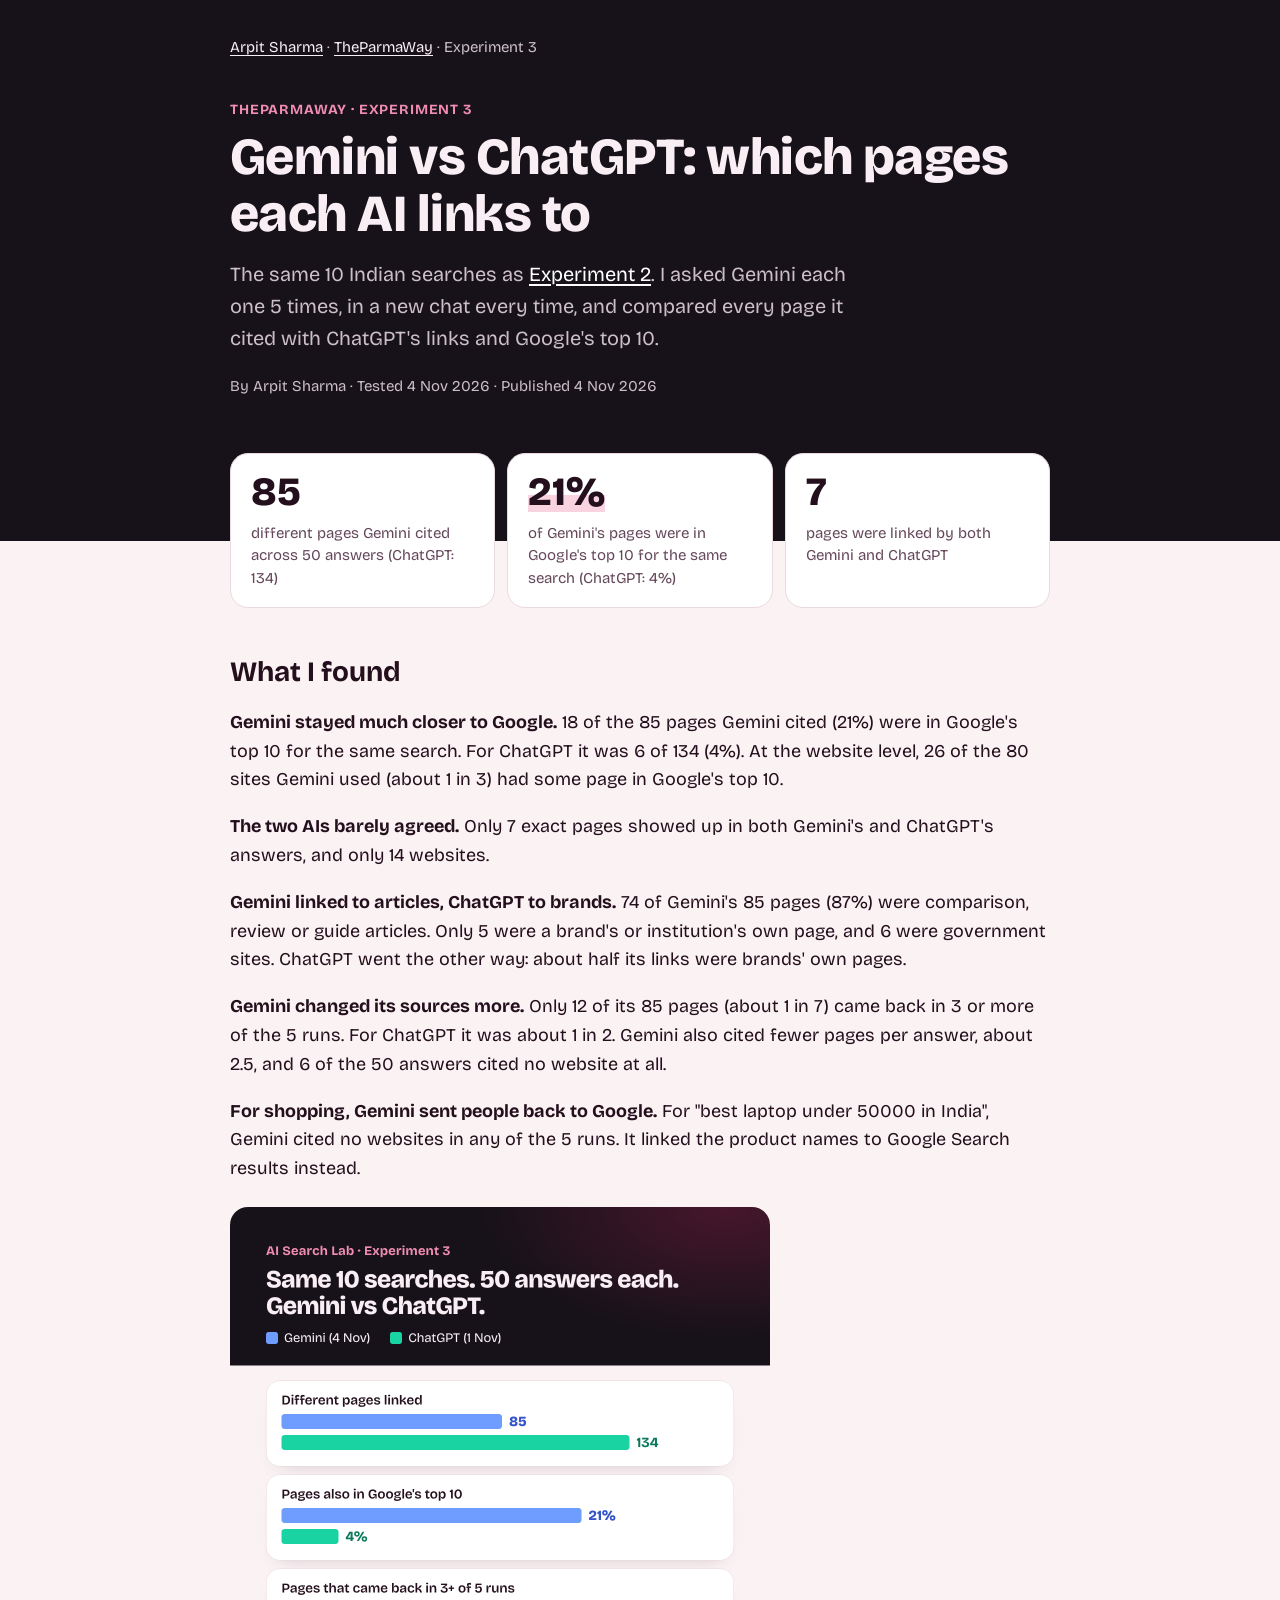
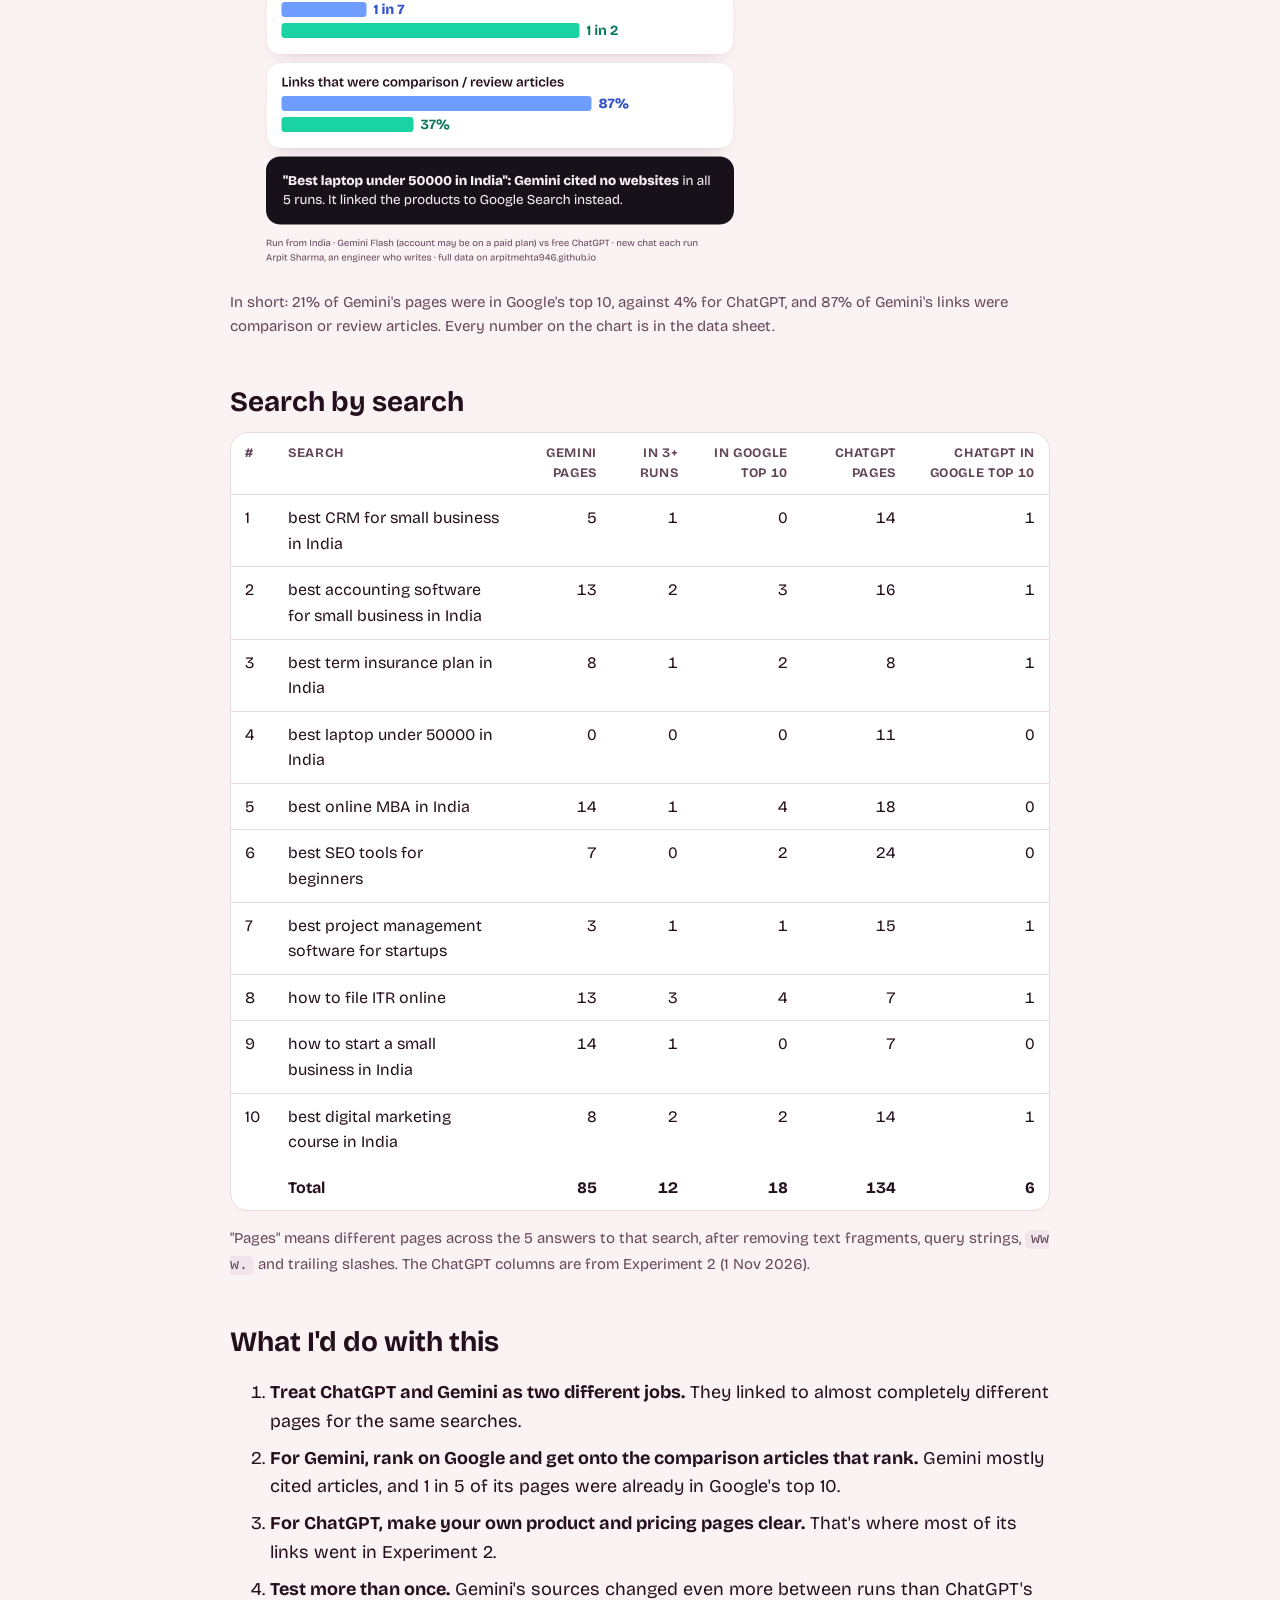
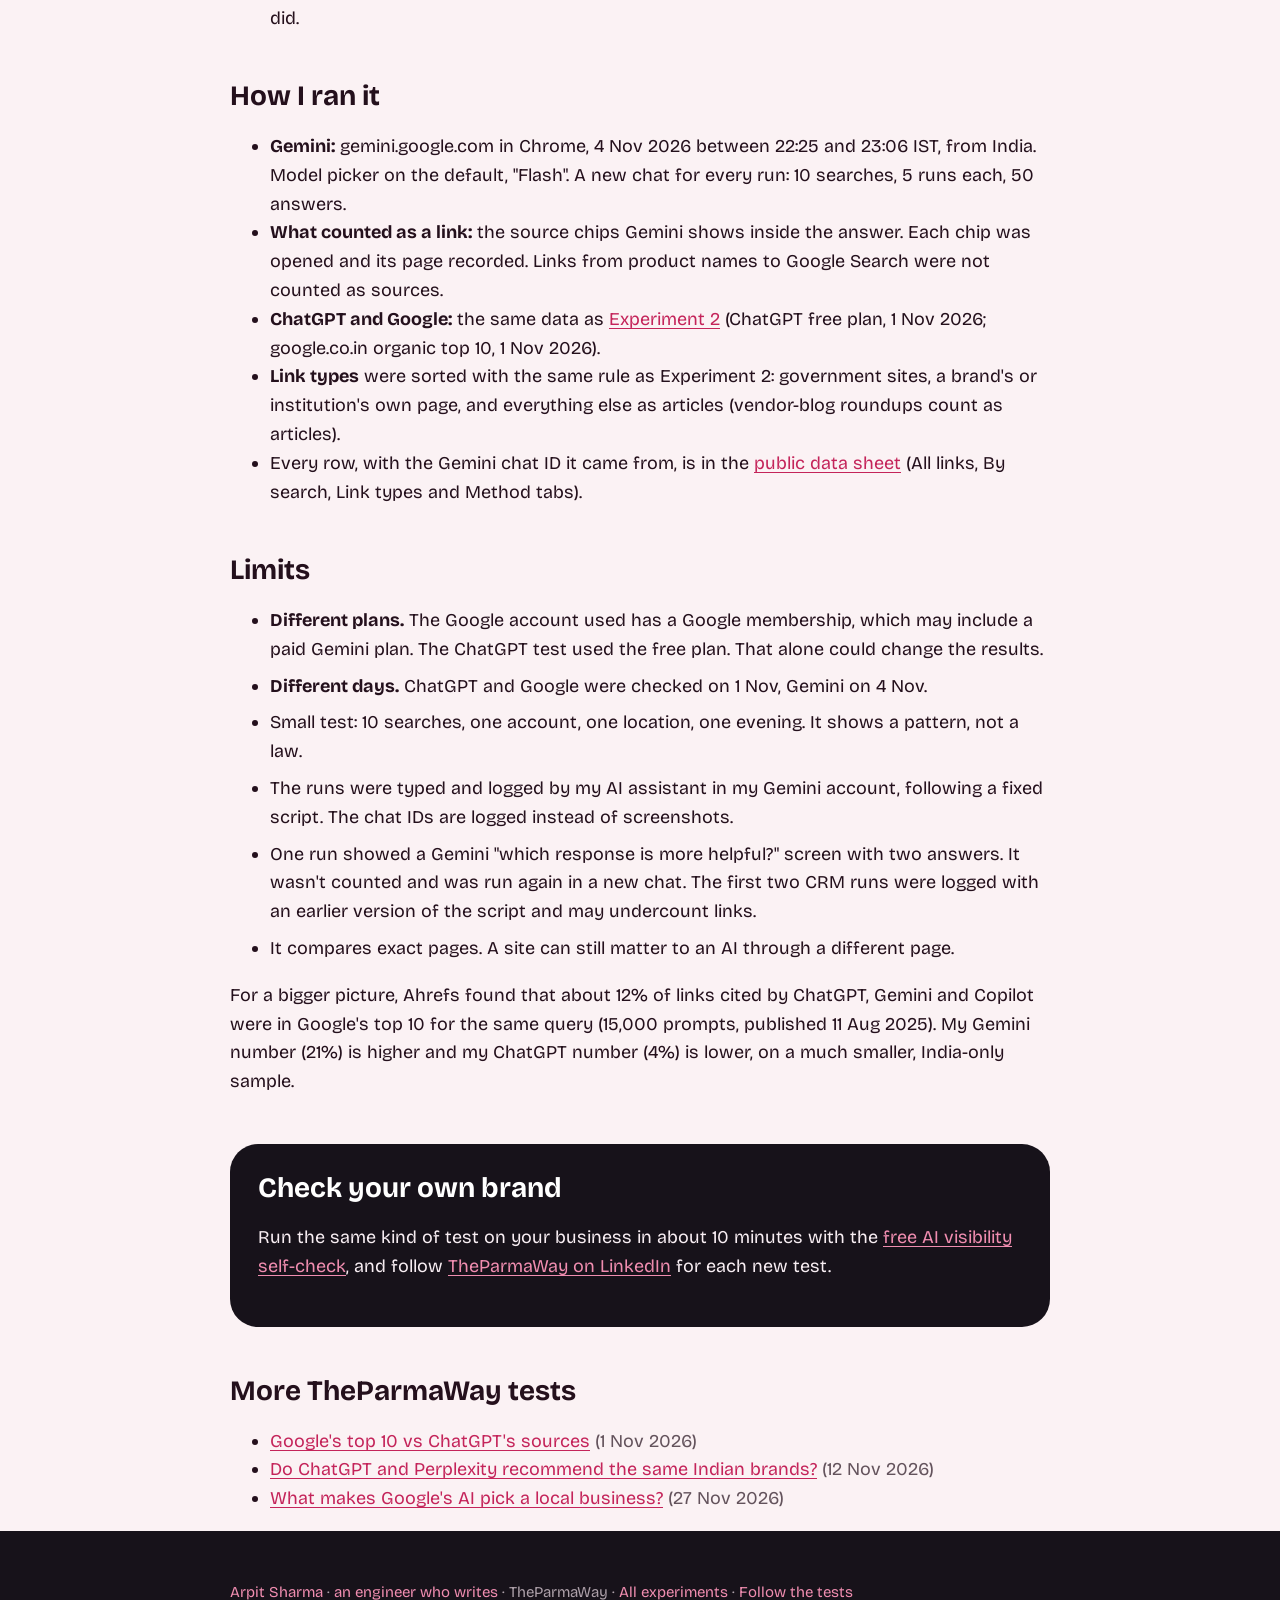
<file: lab/gemini-vs-chatgpt.html>
<!doctype html>
<html lang="en">
<head>
<meta charset="utf-8">
<meta name="viewport" content="width=device-width, initial-scale=1">
<title>Gemini vs ChatGPT: which pages each AI links to (10 Indian searches, 100 answers) | TheParmaWay</title>
<meta name="description" content="10 Indian searches, 5 runs each: 21% of Gemini's cited pages were in Google's top 10, vs 4% for ChatGPT. Full data and method by Arpit Sharma.">
<meta name="author" content="Arpit Sharma">
<link rel="canonical" href="https://arpitmehta946.github.io/lab/gemini-vs-chatgpt.html">
<meta name="robots" content="index, follow, max-image-preview:large">
<meta property="og:type" content="article">
<meta property="og:site_name" content="Arpit Sharma">
<meta property="og:title" content="Gemini vs ChatGPT: same 10 searches, 100 answers, very different sources">
<meta property="og:description" content="Gemini linked to Google's top 10 five times more often than ChatGPT, and mostly to comparison articles.">
<meta property="og:url" content="https://arpitmehta946.github.io/lab/gemini-vs-chatgpt.html">
<meta property="og:image" content="https://arpitmehta946.github.io/lab/exp3-chart.png">
<meta property="og:image:width" content="1080">
<meta property="og:image:height" content="1350">
<meta property="og:image:alt" content="Chart: Gemini vs ChatGPT across 50 answers each. Pages linked 85 vs 134; in Google's top 10, 21% vs 4%">
<meta property="article:published_time" content="2026-11-04">
<meta name="twitter:card" content="summary_large_image">
<meta name="theme-color" content="#FBF2F4">
<link rel="icon" href="../favicon.svg" type="image/svg+xml">
<link rel="preconnect" href="https://fonts.googleapis.com">
<link rel="preconnect" href="https://fonts.gstatic.com" crossorigin>
<link href="https://fonts.googleapis.com/css2?family=Bricolage+Grotesque:opsz,wdth,wght@12..96,75..100,400..800&display=swap" rel="stylesheet">

<script type="application/ld+json">
{
  "@context": "https://schema.org",
  "@graph": [
    {
      "@type": "Article",
      "@id": "https://arpitmehta946.github.io/lab/gemini-vs-chatgpt.html#article",
      "headline": "Gemini vs ChatGPT: which pages each AI links to",
      "description": "The same 10 Indian searches were asked 5 times each in Gemini and ChatGPT. Every link was logged and compared with Google's top 10 organic results.",
      "datePublished": "2026-11-04",
      "dateModified": "2026-11-04",
      "author": { "@type": "Person", "@id": "https://arpitmehta946.github.io/#arpit", "name": "Arpit Sharma", "url": "https://arpitmehta946.github.io/" },
      "isPartOf": { "@type": "CreativeWorkSeries", "name": "TheParmaWay" },
      "image": "https://arpitmehta946.github.io/lab/exp3-chart.png",
      "mainEntityOfPage": "https://arpitmehta946.github.io/lab/gemini-vs-chatgpt.html",
      "about": ["AI search", "Gemini", "ChatGPT", "SEO", "Answer Engine Optimization"]
    },
    {
      "@type": "Dataset",
      "@id": "https://arpitmehta946.github.io/lab/gemini-vs-chatgpt.html#data",
      "name": "TheParmaWay Experiment 3: Gemini links vs ChatGPT and Google top 10 (results log)",
      "description": "Every page Gemini cited in 50 answers (10 searches x 5 runs, 4 Nov 2026, India), marked against Google's top 10 and ChatGPT's links for the same searches.",
      "creator": { "@id": "https://arpitmehta946.github.io/#arpit" },
      "temporalCoverage": "2026-11-04",
      "spatialCoverage": "India",
      "url": "https://docs.google.com/spreadsheets/d/1NeOKJfnhByAHogX_z_bPSIoWqCq9TTGd2T59E1S7aCE/edit?usp=sharing",
      "isAccessibleForFree": true
    }
  ]
}
</script>

<style>
:root{
  --night:#17121A;--night-2:#241C27;--night-3:#33283A;--paper:#FBF2F4;--sheet:#FFFFFF;--ink:#24101C;--muted:#64485A;--rule:#EAD9E0;
  --cite:#C4245A;--mark:#F08DB0;--on-night:#F8EEF3;--on-night-2:#CDBFC8;
  --disp:"Bricolage Grotesque","Segoe UI",system-ui,sans-serif;
}
*{box-sizing:border-box}
html{-webkit-text-size-adjust:100%}
body{margin:0;background:var(--paper);color:var(--ink);font:400 18px/1.6 var(--disp)}
a{color:var(--cite);text-underline-offset:3px}
:focus-visible{outline:3px solid var(--cite);outline-offset:3px;border-radius:6px}
.wrap{max-width:860px;margin:0 auto;padding:0 20px}
header.top{background:var(--night);color:var(--on-night);padding:20px 0 128px}
.crumb{font-size:15px;color:var(--on-night-2)}
.crumb a{color:var(--on-night)}
.kick{margin:40px 0 8px;color:var(--mark);font-weight:700;letter-spacing:.06em;font-size:14px;text-transform:uppercase}
h1{font-size:clamp(32px,5.4vw,52px);line-height:1.08;margin:0 0 16px;font-weight:800;letter-spacing:-.01em}
.dek{font-size:20px;color:var(--on-night-2);margin:0;max-width:640px}
.byline{margin-top:20px;font-size:15px;color:var(--on-night-2)}
main{padding:40px 0 64px}
h2{font-size:28px;line-height:1.2;margin:48px 0 12px}
.stats{display:grid;grid-template-columns:repeat(auto-fit,minmax(180px,1fr));gap:12px;margin:-88px 0 8px}
.stat{background:var(--sheet);border:1px solid var(--rule);border-radius:18px;padding:18px 20px}
.stat b{display:inline-block;font-size:40px;line-height:1;font-weight:800;margin-bottom:10px}
.stat span{display:block;font-size:15px;line-height:1.5;color:var(--muted)}
.stat.hi b{background:linear-gradient(transparent 55%,var(--mark) 55%)}
mark{background:linear-gradient(transparent 10%,var(--mark) 10%,var(--mark) 90%,transparent 90%);color:var(--ink);padding:0 .14em}
.tbl{overflow-x:auto;background:var(--sheet);border:1px solid var(--rule);border-radius:18px}
table{border-collapse:collapse;width:100%;font-size:16px;min-width:560px}
th,td{padding:10px 14px;text-align:left;border-bottom:1px solid var(--rule);vertical-align:top}
th{font-size:13px;text-transform:uppercase;letter-spacing:.05em;color:var(--muted);font-weight:700}
td.n,th.n{text-align:right;font-variant-numeric:tabular-nums}
tr:last-child td{border-bottom:0}
tfoot td{font-weight:700}
.small{font-size:15px;color:var(--muted)}
.brands{display:grid;gap:12px}
.brand{background:var(--sheet);border:1px solid var(--rule);border-radius:18px;padding:16px 20px}
.brand p{margin:4px 0 0;color:var(--cite);font-weight:600}
figure{margin:24px 0}
figure img{width:100%;max-width:540px;height:auto;border-radius:18px;display:block}
figcaption{font-size:15px;color:var(--muted);margin-top:8px}
ul.limits li,ol.do li{margin-bottom:8px}
.cta{background:var(--night);color:var(--on-night);border-radius:28px;padding:28px;margin-top:48px}
.cta h2{margin-top:0;color:#fff}
.cta a{color:var(--mark)}
code{font-size:15px;background:#F1E4EA;padding:1px 6px;border-radius:6px;word-break:break-all}
footer{padding:24px 0 40px;font-size:15px;color:var(--muted)}

/* ===== Lab-at-night theme (shared with homepage, 14 Nov 2026) ===== */

/* Gulal light fixes */
.stat.hi b{background:linear-gradient(transparent 58%,#F9D3E0 58%)!important}
.btn.y{background:#C4245A!important;color:#fff!important}.get li::before,.tl li.next b::after{color:#fff!important}header .btn.line,.pick .btn.line,.cta .btn.line{border-color:rgba(248,238,243,.4)!important;color:#F8EEF3!important}.btn.ink{background:#24101C!important;color:#fff!important}mark{background:#F9D3E0;color:#24101C}
</style>
<!-- No-copy: blocks casual selecting/copying. Inputs, code samples and the email stay usable. -->
<style>body{-webkit-user-select:none;user-select:none;-webkit-touch-callout:none}input,textarea,code,.mail,.copyable{-webkit-user-select:text;user-select:text}img{-webkit-user-drag:none;user-drag:none}
/* Dark footer band (matches home) */
footer{background:#17121A!important;color:#ADA0A9!important;box-shadow:0 0 0 100vmax #17121A;clip-path:inset(0 -100vmax -100vmax);border-top:0!important;padding-top:34px!important;padding-bottom:40px!important}
footer a{color:#F08DB0!important}footer *{color:inherit}

/* Small-screen nav (22 Nov) */
@media (max-width:520px){.top{gap:10px}.top>a{font-size:14px;line-height:1.3}.top nav{display:flex;gap:12px;flex-shrink:0}.top nav a{margin-left:0!important;font-size:13.5px;white-space:nowrap}}
</style>
<script>(function(){function ok(t){return t&&t.closest&&t.closest('input,textarea,code,.mail,.copyable')}
['copy','cut'].forEach(function(ev){document.addEventListener(ev,function(e){if(!ok(e.target)&&!ok(document.activeElement))e.preventDefault()})});
document.addEventListener('dragstart',function(e){if(e.target.tagName==='IMG')e.preventDefault()});
document.addEventListener('selectstart',function(e){if(!ok(e.target.nodeType===1?e.target:e.target.parentElement))e.preventDefault()});})();</script>
</head>
<body>
<header class="top">
  <div class="wrap">
    <p class="crumb"><a href="../">Arpit Sharma</a> · <a href="../#log">TheParmaWay</a> · Experiment 3</p>
    <p class="kick">TheParmaWay · Experiment 3</p>
    <h1>Gemini vs ChatGPT: which pages each AI links to</h1>
    <p class="dek">The same 10 Indian searches as <a href="google-vs-chatgpt.html" style="color:#fff">Experiment 2</a>. I asked Gemini each one 5 times, in a new chat every time, and compared every page it cited with ChatGPT's links and Google's top 10.</p>
    <p class="byline">By Arpit Sharma · Tested 4 Nov 2026 · Published <time datetime="2026-11-04">4 Nov 2026</time></p>
  </div>
</header>

<main class="wrap">
  <div class="stats">
    <div class="stat"><b>85</b><span>different pages Gemini cited across 50 answers (ChatGPT: 134)</span></div>
    <div class="stat hi"><b>21%</b><span>of Gemini's pages were in Google's top 10 for the same search (ChatGPT: 4%)</span></div>
    <div class="stat"><b>7</b><span>pages were linked by both Gemini and ChatGPT</span></div>
  </div>

  <h2>What I found</h2>
  <p><strong>Gemini stayed much closer to Google.</strong> 18 of the 85 pages Gemini cited (21%) were in Google's top 10 for the same search. For ChatGPT it was 6 of 134 (4%). At the website level, 26 of the 80 sites Gemini used (about 1 in 3) had some page in Google's top 10.</p>
  <p><strong>The two AIs barely agreed.</strong> Only 7 exact pages showed up in both Gemini's and ChatGPT's answers, and only 14 websites.</p>
  <p><strong>Gemini linked to articles, ChatGPT to brands.</strong> 74 of Gemini's 85 pages (87%) were comparison, review or guide articles. Only 5 were a brand's or institution's own page, and 6 were government sites. ChatGPT went the other way: about half its links were brands' own pages.</p>
  <p><strong>Gemini changed its sources more.</strong> Only 12 of its 85 pages (about 1 in 7) came back in 3 or more of the 5 runs. For ChatGPT it was about 1 in 2. Gemini also cited fewer pages per answer, about 2.5, and 6 of the 50 answers cited no website at all.</p>
  <p><strong>For shopping, Gemini sent people back to Google.</strong> For "best laptop under 50000 in India", Gemini cited no websites in any of the 5 runs. It linked the product names to Google Search results instead.</p>

  <figure>
    <img src="exp3-chart.png" width="1080" height="1350" alt="Chart from TheParmaWay Experiment 3. Across 50 answers each: Gemini cited 85 different pages, ChatGPT 134. 21% of Gemini's pages were in Google's top 10, against 4% for ChatGPT. 1 in 7 Gemini pages came back in 3 or more of 5 runs, against 1 in 2 for ChatGPT. 87% of Gemini's links were comparison or review articles, against 37% for ChatGPT.">
    <figcaption>In short: 21% of Gemini's pages were in Google's top 10, against 4% for ChatGPT, and 87% of Gemini's links were comparison or review articles. Every number on the chart is in the data sheet.</figcaption>
  </figure>

  <h2>Search by search</h2>
  <div class="tbl">
    <table>
      <thead><tr><th>#</th><th>Search</th><th class="n">Gemini pages</th><th class="n">In 3+ runs</th><th class="n">In Google top 10</th><th class="n">ChatGPT pages</th><th class="n">ChatGPT in Google top 10</th></tr></thead>
      <tbody>
        <tr><td>1</td><td>best CRM for small business in India</td><td class="n">5</td><td class="n">1</td><td class="n">0</td><td class="n">14</td><td class="n">1</td></tr>
        <tr><td>2</td><td>best accounting software for small business in India</td><td class="n">13</td><td class="n">2</td><td class="n">3</td><td class="n">16</td><td class="n">1</td></tr>
        <tr><td>3</td><td>best term insurance plan in India</td><td class="n">8</td><td class="n">1</td><td class="n">2</td><td class="n">8</td><td class="n">1</td></tr>
        <tr><td>4</td><td>best laptop under 50000 in India</td><td class="n">0</td><td class="n">0</td><td class="n">0</td><td class="n">11</td><td class="n">0</td></tr>
        <tr><td>5</td><td>best online MBA in India</td><td class="n">14</td><td class="n">1</td><td class="n">4</td><td class="n">18</td><td class="n">0</td></tr>
        <tr><td>6</td><td>best SEO tools for beginners</td><td class="n">7</td><td class="n">0</td><td class="n">2</td><td class="n">24</td><td class="n">0</td></tr>
        <tr><td>7</td><td>best project management software for startups</td><td class="n">3</td><td class="n">1</td><td class="n">1</td><td class="n">15</td><td class="n">1</td></tr>
        <tr><td>8</td><td>how to file ITR online</td><td class="n">13</td><td class="n">3</td><td class="n">4</td><td class="n">7</td><td class="n">1</td></tr>
        <tr><td>9</td><td>how to start a small business in India</td><td class="n">14</td><td class="n">1</td><td class="n">0</td><td class="n">7</td><td class="n">0</td></tr>
        <tr><td>10</td><td>best digital marketing course in India</td><td class="n">8</td><td class="n">2</td><td class="n">2</td><td class="n">14</td><td class="n">1</td></tr>
      </tbody>
      <tfoot><tr><td></td><td>Total</td><td class="n">85</td><td class="n">12</td><td class="n">18</td><td class="n">134</td><td class="n">6</td></tr></tfoot>
    </table>
  </div>
  <p class="small">"Pages" means different pages across the 5 answers to that search, after removing text fragments, query strings, <code>www.</code> and trailing slashes. The ChatGPT columns are from Experiment 2 (1 Nov 2026).</p>

  <h2>What I'd do with this</h2>
  <ol class="do">
    <li><strong>Treat ChatGPT and Gemini as two different jobs.</strong> They linked to almost completely different pages for the same searches.</li>
    <li><strong>For Gemini, rank on Google and get onto the comparison articles that rank.</strong> Gemini mostly cited articles, and 1 in 5 of its pages were already in Google's top 10.</li>
    <li><strong>For ChatGPT, make your own product and pricing pages clear.</strong> That's where most of its links went in Experiment 2.</li>
    <li><strong>Test more than once.</strong> Gemini's sources changed even more between runs than ChatGPT's did.</li>
  </ol>

  <h2>How I ran it</h2>
  <ul>
    <li><strong>Gemini:</strong> gemini.google.com in Chrome, 4 Nov 2026 between 22:25 and 23:06 IST, from India. Model picker on the default, "Flash". A new chat for every run: 10 searches, 5 runs each, 50 answers.</li>
    <li><strong>What counted as a link:</strong> the source chips Gemini shows inside the answer. Each chip was opened and its page recorded. Links from product names to Google Search were not counted as sources.</li>
    <li><strong>ChatGPT and Google:</strong> the same data as <a href="google-vs-chatgpt.html">Experiment 2</a> (ChatGPT free plan, 1 Nov 2026; google.co.in organic top 10, 1 Nov 2026).</li>
    <li><strong>Link types</strong> were sorted with the same rule as Experiment 2: government sites, a brand's or institution's own page, and everything else as articles (vendor-blog roundups count as articles).</li>
    <li>Every row, with the Gemini chat ID it came from, is in the <a href="https://docs.google.com/spreadsheets/d/1NeOKJfnhByAHogX_z_bPSIoWqCq9TTGd2T59E1S7aCE/edit?usp=sharing">public data sheet</a> (All links, By search, Link types and Method tabs).</li>
  </ul>

  <h2>Limits</h2>
  <ul class="limits">
    <li><strong>Different plans.</strong> The Google account used has a Google membership, which may include a paid Gemini plan. The ChatGPT test used the free plan. That alone could change the results.</li>
    <li><strong>Different days.</strong> ChatGPT and Google were checked on 1 Nov, Gemini on 4 Nov.</li>
    <li>Small test: 10 searches, one account, one location, one evening. It shows a pattern, not a law.</li>
    <li>The runs were typed and logged by my AI assistant in my Gemini account, following a fixed script. The chat IDs are logged instead of screenshots.</li>
    <li>One run showed a Gemini "which response is more helpful?" screen with two answers. It wasn't counted and was run again in a new chat. The first two CRM runs were logged with an earlier version of the script and may undercount links.</li>
    <li>It compares exact pages. A site can still matter to an AI through a different page.</li>
  </ul>
  <p>For a bigger picture, Ahrefs found that about 12% of links cited by ChatGPT, Gemini and Copilot were in Google's top 10 for the same query (15,000 prompts, published 11 Aug 2025). My Gemini number (21%) is higher and my ChatGPT number (4%) is lower, on a much smaller, India-only sample.</p>

  <div class="cta">
    <h2>Check your own brand</h2>
    <p>Run the same kind of test on your business in about 10 minutes with the <a href="../self-check.html">free AI visibility self-check</a>, and follow <a href="https://www.linkedin.com/in/arpitsharmaoff" rel="me">TheParmaWay on LinkedIn</a> for each new test.</p>
  </div>
  <section class="more" aria-labelledby="h-more">
    <h2 id="h-more">More TheParmaWay tests</h2>
    <ul>
      <li><a href="google-vs-chatgpt.html">Google's top 10 vs ChatGPT's sources</a> <span style="color:inherit;opacity:.7">(1 Nov 2026)</span></li>
      <li><a href="6-brands-chatgpt-vs-perplexity.html">Do ChatGPT and Perplexity recommend the same Indian brands?</a> <span style="color:inherit;opacity:.7">(12 Nov 2026)</span></li>
      <li><a href="local-ai-picks.html">What makes Google's AI pick a local business?</a> <span style="color:inherit;opacity:.7">(27 Nov 2026)</span></li>
    </ul>
  </section>
</main>

<footer class="wrap">
  <p><a href="../">Arpit Sharma</a> · <a href="../about.html">an engineer who writes</a> · TheParmaWay · <a href="../#log">All experiments</a> · <a href="../follow.html">Follow the tests</a></p>
</footer>
</body>
</html>
</file>
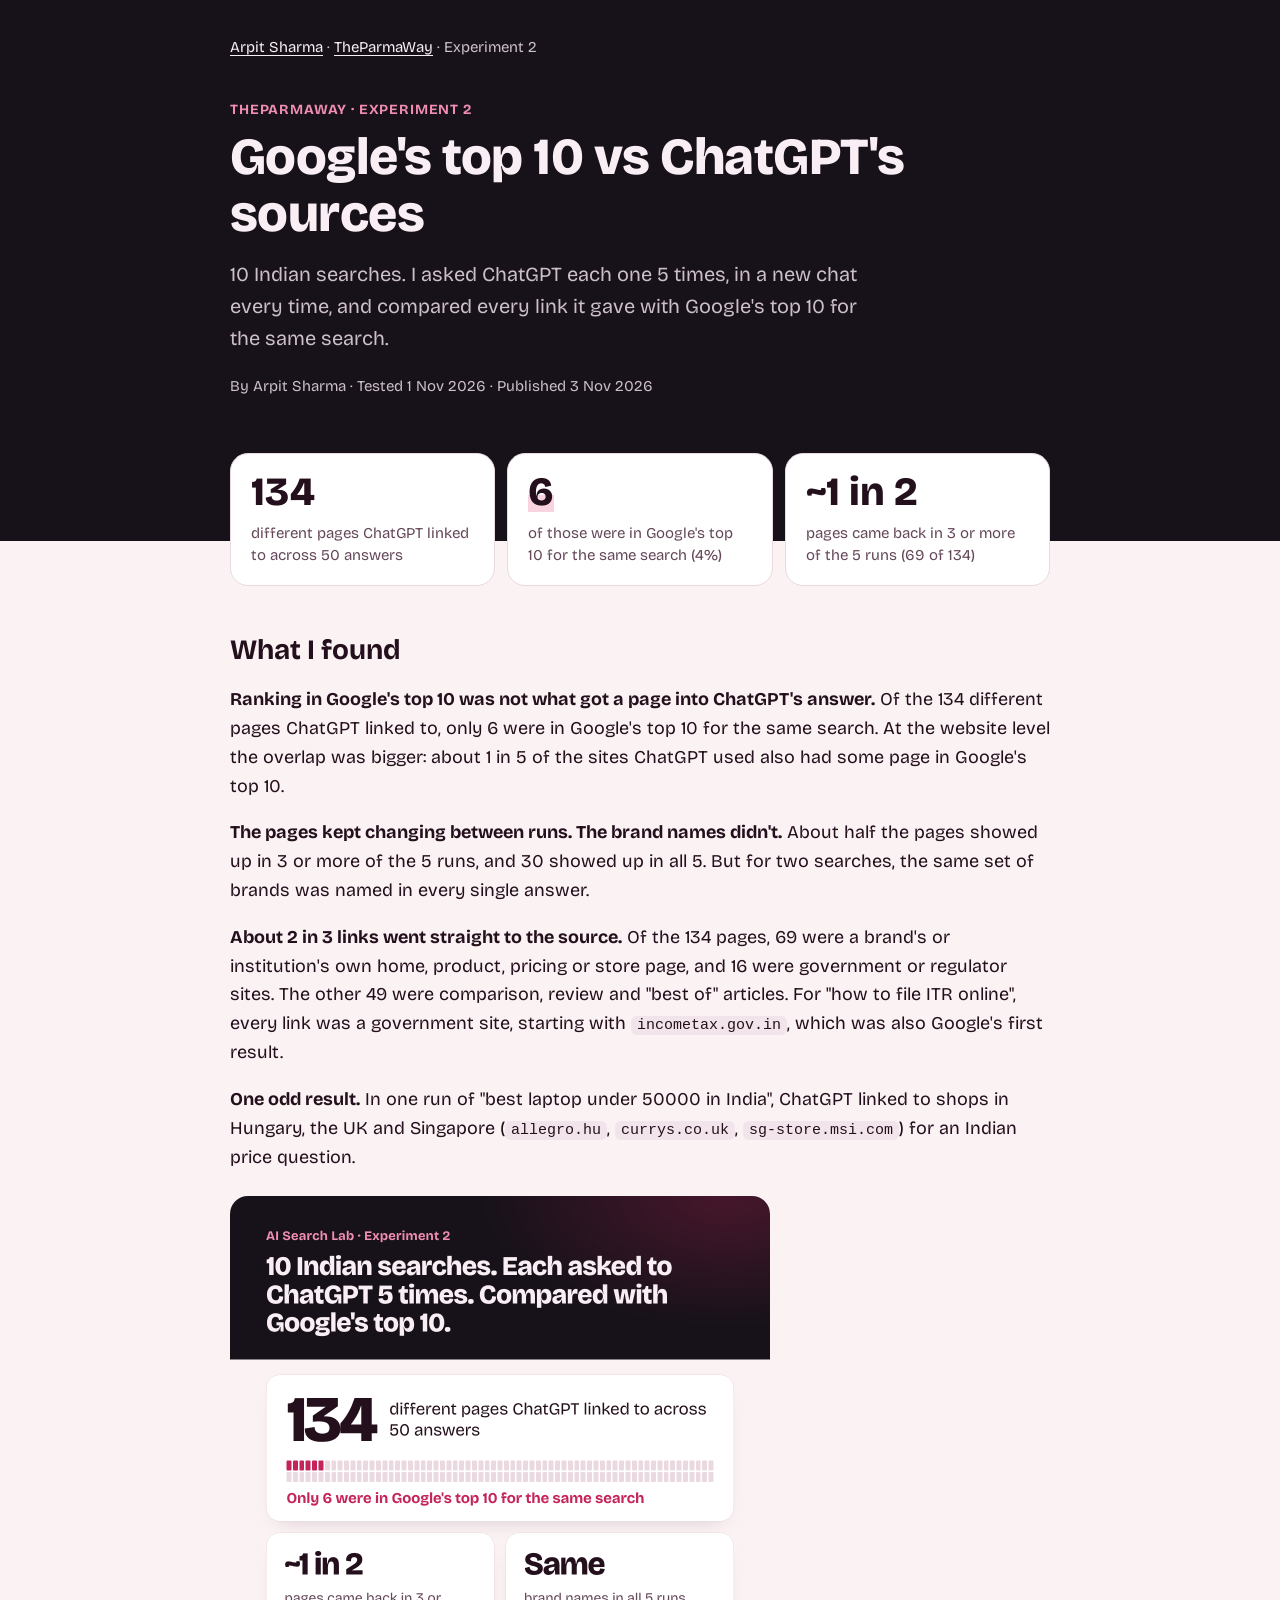
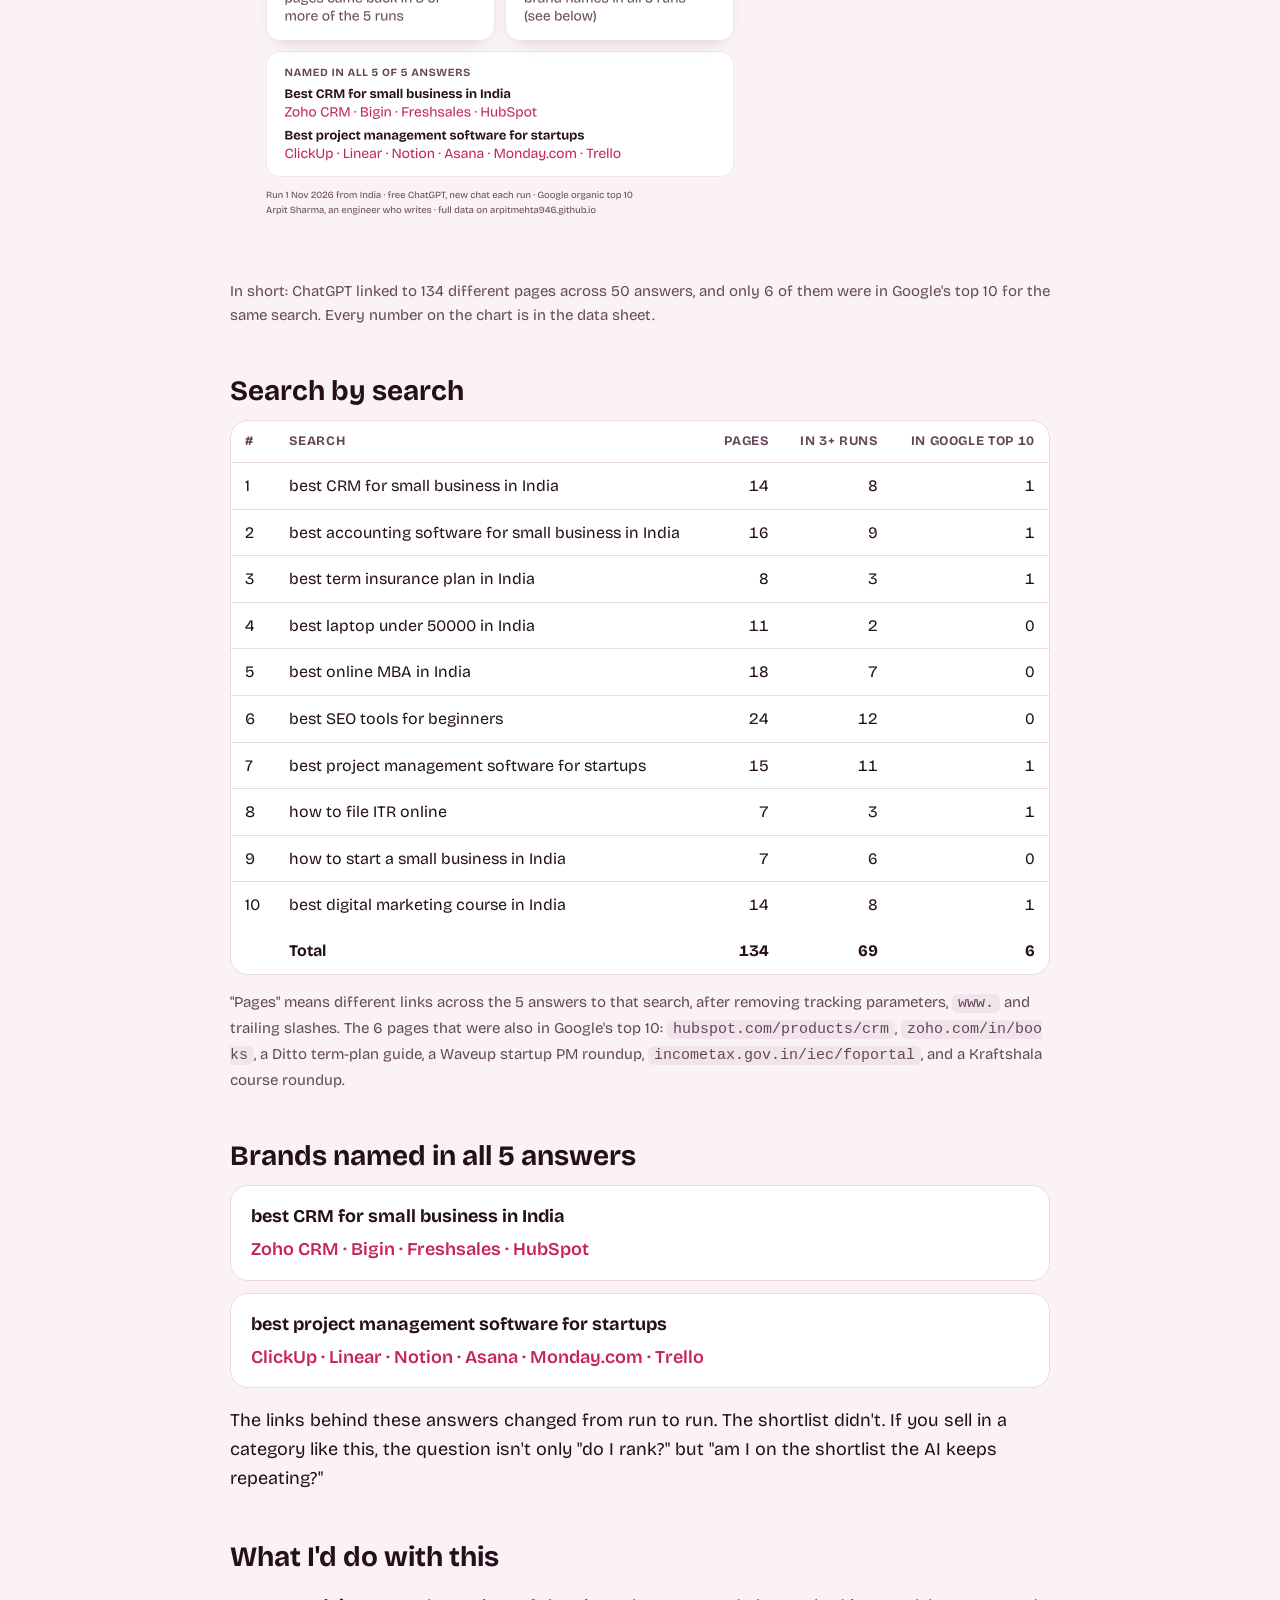
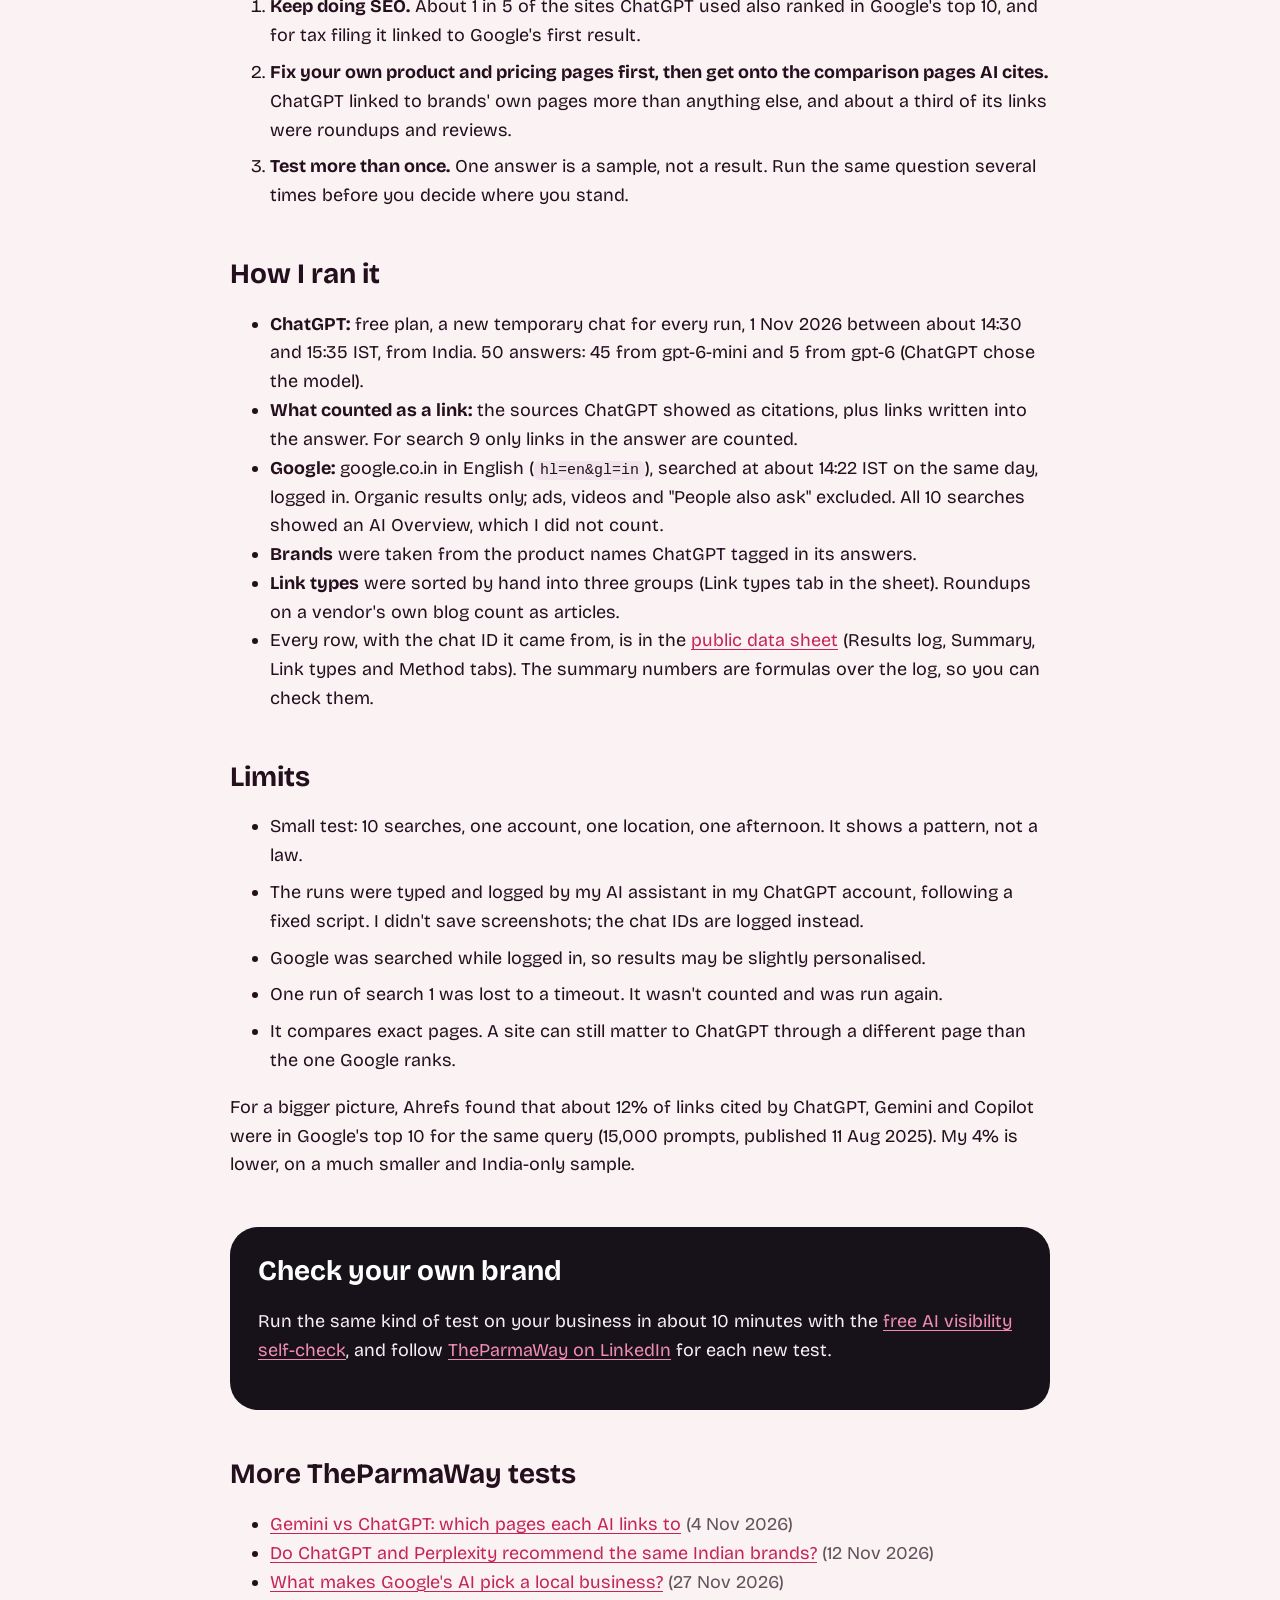
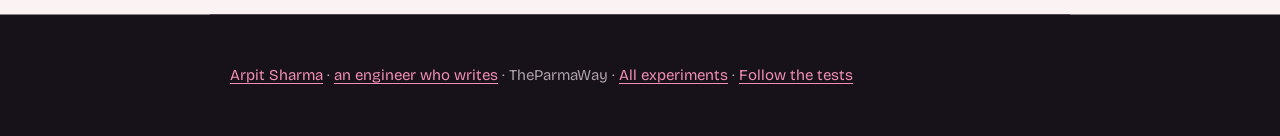
<file: lab/google-vs-chatgpt.html>
<!doctype html>
<html lang="en">
<head>
<meta charset="utf-8">
<meta name="viewport" content="width=device-width, initial-scale=1">
<title>Google's top 10 vs ChatGPT's sources: 10 Indian searches, 50 answers | TheParmaWay</title>
<meta name="description" content="10 Indian searches, 50 ChatGPT answers: 134 different pages cited, only 6 in Google's top 10. Full data and method by Arpit Sharma.">
<meta name="author" content="Arpit Sharma">
<link rel="canonical" href="https://arpitmehta946.github.io/lab/google-vs-chatgpt.html">
<meta name="robots" content="index, follow, max-image-preview:large">
<meta property="og:type" content="article">
<meta property="og:site_name" content="Arpit Sharma">
<meta property="og:title" content="Is SEO dead? 10 Indian searches, 50 ChatGPT answers, compared with Google">
<meta property="og:description" content="ChatGPT linked to 134 different pages. Only 6 were in Google's top 10. The brands it named barely moved.">
<meta property="og:url" content="https://arpitmehta946.github.io/lab/google-vs-chatgpt.html">
<meta property="og:image" content="https://arpitmehta946.github.io/lab/exp2-chart.png">
<meta property="og:image:width" content="1080">
<meta property="og:image:height" content="1350">
<meta property="og:image:alt" content="Chart: 134 different pages linked by ChatGPT across 50 answers, only 6 in Google's top 10">
<meta property="article:published_time" content="2026-11-03">
<meta name="twitter:card" content="summary_large_image">
<meta name="theme-color" content="#FBF2F4">
<link rel="icon" href="../favicon.svg" type="image/svg+xml">
<link rel="preconnect" href="https://fonts.googleapis.com">
<link rel="preconnect" href="https://fonts.gstatic.com" crossorigin>
<link href="https://fonts.googleapis.com/css2?family=Bricolage+Grotesque:opsz,wdth,wght@12..96,75..100,400..800&display=swap" rel="stylesheet">

<script type="application/ld+json">
{
  "@context": "https://schema.org",
  "@graph": [
    {
      "@type": "Article",
      "@id": "https://arpitmehta946.github.io/lab/google-vs-chatgpt.html#article",
      "headline": "Google's top 10 vs ChatGPT's sources: 10 Indian searches, 50 answers",
      "description": "ChatGPT was asked 10 Indian searches 5 times each. Its links were compared with Google's top 10 organic results for the same searches.",
      "datePublished": "2026-11-03",
      "dateModified": "2026-11-03",
      "author": { "@type": "Person", "@id": "https://arpitmehta946.github.io/#arpit", "name": "Arpit Sharma", "url": "https://arpitmehta946.github.io/" },
      "isPartOf": { "@type": "CreativeWorkSeries", "name": "TheParmaWay" },
      "image": "https://arpitmehta946.github.io/lab/exp2-chart.png",
      "mainEntityOfPage": "https://arpitmehta946.github.io/lab/google-vs-chatgpt.html",
      "about": ["AI search", "ChatGPT", "SEO", "Answer Engine Optimization"]
    },
    {
      "@type": "Dataset",
      "@id": "https://arpitmehta946.github.io/lab/google-vs-chatgpt.html#data",
      "name": "TheParmaWay Experiment 2: Google top 10 vs ChatGPT links (results log)",
      "description": "Every link ChatGPT gave in 50 answers (10 searches x 5 runs, 1 Nov 2026, India), with Google's top 10 organic results for the same searches.",
      "creator": { "@id": "https://arpitmehta946.github.io/#arpit" },
      "temporalCoverage": "2026-11-01",
      "spatialCoverage": "India",
      "url": "https://docs.google.com/spreadsheets/d/18_l27lQDdaP6FNfbxsW-m0qJTv2RDOffcJNaiYuog2g/edit?usp=sharing",
      "isAccessibleForFree": true
    }
  ]
}
</script>

<style>
:root{
  --night:#17121A;--night-2:#241C27;--night-3:#33283A;--paper:#FBF2F4;--sheet:#FFFFFF;--ink:#24101C;--muted:#64485A;--rule:#EAD9E0;
  --cite:#C4245A;--mark:#F08DB0;--on-night:#F8EEF3;--on-night-2:#CDBFC8;
  --disp:"Bricolage Grotesque","Segoe UI",system-ui,sans-serif;
}
*{box-sizing:border-box}
html{-webkit-text-size-adjust:100%}
body{margin:0;background:var(--paper);color:var(--ink);font:400 18px/1.6 var(--disp)}
a{color:var(--cite);text-underline-offset:3px}
:focus-visible{outline:3px solid var(--cite);outline-offset:3px;border-radius:6px}
.wrap{max-width:860px;margin:0 auto;padding:0 20px}
header.top{background:var(--night);color:var(--on-night);padding:20px 0 128px}
.crumb{font-size:15px;color:var(--on-night-2)}
.crumb a{color:var(--on-night)}
.kick{margin:40px 0 8px;color:var(--mark);font-weight:700;letter-spacing:.06em;font-size:14px;text-transform:uppercase}
h1{font-size:clamp(32px,5.4vw,52px);line-height:1.08;margin:0 0 16px;font-weight:800;letter-spacing:-.01em}
.dek{font-size:20px;color:var(--on-night-2);margin:0;max-width:640px}
.byline{margin-top:20px;font-size:15px;color:var(--on-night-2)}
main{padding:40px 0 64px}
h2{font-size:28px;line-height:1.2;margin:48px 0 12px}
.stats{display:grid;grid-template-columns:repeat(auto-fit,minmax(180px,1fr));gap:12px;margin:-88px 0 8px}
.stat{background:var(--sheet);border:1px solid var(--rule);border-radius:18px;padding:18px 20px}
.stat b{display:inline-block;font-size:40px;line-height:1;font-weight:800;margin-bottom:10px}
.stat span{display:block;font-size:15px;line-height:1.5;color:var(--muted)}
.stat.hi b{background:linear-gradient(transparent 55%,var(--mark) 55%)}
mark{background:linear-gradient(transparent 10%,var(--mark) 10%,var(--mark) 90%,transparent 90%);color:var(--ink);padding:0 .14em}
.tbl{overflow-x:auto;background:var(--sheet);border:1px solid var(--rule);border-radius:18px}
table{border-collapse:collapse;width:100%;font-size:16px;min-width:560px}
th,td{padding:10px 14px;text-align:left;border-bottom:1px solid var(--rule);vertical-align:top}
th{font-size:13px;text-transform:uppercase;letter-spacing:.05em;color:var(--muted);font-weight:700}
td.n,th.n{text-align:right;font-variant-numeric:tabular-nums}
tr:last-child td{border-bottom:0}
tfoot td{font-weight:700}
.small{font-size:15px;color:var(--muted)}
.brands{display:grid;gap:12px}
.brand{background:var(--sheet);border:1px solid var(--rule);border-radius:18px;padding:16px 20px}
.brand p{margin:4px 0 0;color:var(--cite);font-weight:600}
figure{margin:24px 0}
figure img{width:100%;max-width:540px;height:auto;border-radius:18px;display:block}
figcaption{font-size:15px;color:var(--muted);margin-top:8px}
ul.limits li,ol.do li{margin-bottom:8px}
.cta{background:var(--night);color:var(--on-night);border-radius:28px;padding:28px;margin-top:48px}
.cta h2{margin-top:0;color:#fff}
.cta a{color:var(--mark)}
code{font-size:15px;background:#F1E4EA;padding:1px 6px;border-radius:6px;word-break:break-all}
footer{padding:24px 0 40px;font-size:15px;color:var(--muted)}

/* ===== Lab-at-night theme (shared with homepage, 14 Nov 2026) ===== */

/* Gulal light fixes */
.stat.hi b{background:linear-gradient(transparent 58%,#F9D3E0 58%)!important}
.btn.y{background:#C4245A!important;color:#fff!important}.get li::before,.tl li.next b::after{color:#fff!important}header .btn.line,.pick .btn.line,.cta .btn.line{border-color:rgba(248,238,243,.4)!important;color:#F8EEF3!important}.btn.ink{background:#24101C!important;color:#fff!important}mark{background:#F9D3E0;color:#24101C}
</style>
<!-- No-copy: blocks casual selecting/copying. Inputs, code samples and the email stay usable. -->
<style>body{-webkit-user-select:none;user-select:none;-webkit-touch-callout:none}input,textarea,code,.mail,.copyable{-webkit-user-select:text;user-select:text}img{-webkit-user-drag:none;user-drag:none}
/* Dark footer band (matches home) */
footer{background:#17121A!important;color:#ADA0A9!important;box-shadow:0 0 0 100vmax #17121A;clip-path:inset(0 -100vmax -100vmax);border-top:0!important;padding-top:34px!important;padding-bottom:40px!important}
footer a{color:#F08DB0!important}footer *{color:inherit}

/* Small-screen nav (22 Nov) */
@media (max-width:520px){.top{gap:10px}.top>a{font-size:14px;line-height:1.3}.top nav{display:flex;gap:12px;flex-shrink:0}.top nav a{margin-left:0!important;font-size:13.5px;white-space:nowrap}}
</style>
<script>(function(){function ok(t){return t&&t.closest&&t.closest('input,textarea,code,.mail,.copyable')}
['copy','cut'].forEach(function(ev){document.addEventListener(ev,function(e){if(!ok(e.target)&&!ok(document.activeElement))e.preventDefault()})});
document.addEventListener('dragstart',function(e){if(e.target.tagName==='IMG')e.preventDefault()});
document.addEventListener('selectstart',function(e){if(!ok(e.target.nodeType===1?e.target:e.target.parentElement))e.preventDefault()});})();</script>
</head>
<body>
<header class="top">
  <div class="wrap">
    <p class="crumb"><a href="../">Arpit Sharma</a> · <a href="../#log">TheParmaWay</a> · Experiment 2</p>
    <p class="kick">TheParmaWay · Experiment 2</p>
    <h1>Google's top 10 vs ChatGPT's sources</h1>
    <p class="dek">10 Indian searches. I asked ChatGPT each one 5 times, in a new chat every time, and compared every link it gave with Google's top 10 for the same search.</p>
    <p class="byline">By Arpit Sharma · Tested 1 Nov 2026 · Published <time datetime="2026-11-03">3 Nov 2026</time></p>
  </div>
</header>

<main class="wrap">
  <div class="stats">
    <div class="stat"><b>134</b><span>different pages ChatGPT linked to across 50 answers</span></div>
    <div class="stat hi"><b>6</b><span>of those were in Google's top 10 for the same search (4%)</span></div>
    <div class="stat"><b>~1 in 2</b><span>pages came back in 3 or more of the 5 runs (69 of 134)</span></div>
  </div>

  <h2>What I found</h2>
  <p><strong>Ranking in Google's top 10 was not what got a page into ChatGPT's answer.</strong> Of the 134 different pages ChatGPT linked to, only 6 were in Google's top 10 for the same search. At the website level the overlap was bigger: about 1 in 5 of the sites ChatGPT used also had some page in Google's top 10.</p>
  <p><strong>The pages kept changing between runs. The brand names didn't.</strong> About half the pages showed up in 3 or more of the 5 runs, and 30 showed up in all 5. But for two searches, the same set of brands was named in every single answer.</p>
  <p><strong>About 2 in 3 links went straight to the source.</strong> Of the 134 pages, 69 were a brand's or institution's own home, product, pricing or store page, and 16 were government or regulator sites. The other 49 were comparison, review and "best of" articles. For "how to file ITR online", every link was a government site, starting with <code>incometax.gov.in</code>, which was also Google's first result.</p>
  <p><strong>One odd result.</strong> In one run of "best laptop under 50000 in India", ChatGPT linked to shops in Hungary, the UK and Singapore (<code>allegro.hu</code>, <code>currys.co.uk</code>, <code>sg-store.msi.com</code>) for an Indian price question.</p>

  <figure>
    <img src="exp2-chart.png" width="1080" height="1350" alt="Chart from TheParmaWay Experiment 2. ChatGPT linked to 134 different pages across 50 answers; only 6 were in Google's top 10. About half the pages came back in 3 or more of 5 runs. Brands named in all 5 answers for the CRM and project management searches.">
    <figcaption>In short: ChatGPT linked to 134 different pages across 50 answers, and only 6 of them were in Google's top 10 for the same search. Every number on the chart is in the data sheet.</figcaption>
  </figure>

  <h2>Search by search</h2>
  <div class="tbl">
    <table>
      <thead><tr><th>#</th><th>Search</th><th class="n">Pages</th><th class="n">In 3+ runs</th><th class="n">In Google top 10</th></tr></thead>
      <tbody>
        <tr><td>1</td><td>best CRM for small business in India</td><td class="n">14</td><td class="n">8</td><td class="n">1</td></tr>
        <tr><td>2</td><td>best accounting software for small business in India</td><td class="n">16</td><td class="n">9</td><td class="n">1</td></tr>
        <tr><td>3</td><td>best term insurance plan in India</td><td class="n">8</td><td class="n">3</td><td class="n">1</td></tr>
        <tr><td>4</td><td>best laptop under 50000 in India</td><td class="n">11</td><td class="n">2</td><td class="n">0</td></tr>
        <tr><td>5</td><td>best online MBA in India</td><td class="n">18</td><td class="n">7</td><td class="n">0</td></tr>
        <tr><td>6</td><td>best SEO tools for beginners</td><td class="n">24</td><td class="n">12</td><td class="n">0</td></tr>
        <tr><td>7</td><td>best project management software for startups</td><td class="n">15</td><td class="n">11</td><td class="n">1</td></tr>
        <tr><td>8</td><td>how to file ITR online</td><td class="n">7</td><td class="n">3</td><td class="n">1</td></tr>
        <tr><td>9</td><td>how to start a small business in India</td><td class="n">7</td><td class="n">6</td><td class="n">0</td></tr>
        <tr><td>10</td><td>best digital marketing course in India</td><td class="n">14</td><td class="n">8</td><td class="n">1</td></tr>
      </tbody>
      <tfoot><tr><td></td><td>Total</td><td class="n">134</td><td class="n">69</td><td class="n">6</td></tr></tfoot>
    </table>
  </div>
  <p class="small">"Pages" means different links across the 5 answers to that search, after removing tracking parameters, <code>www.</code> and trailing slashes. The 6 pages that were also in Google's top 10: <code>hubspot.com/products/crm</code>, <code>zoho.com/in/books</code>, a Ditto term-plan guide, a Waveup startup PM roundup, <code>incometax.gov.in/iec/foportal</code>, and a Kraftshala course roundup.</p>

  <h2>Brands named in all 5 answers</h2>
  <div class="brands">
    <div class="brand"><b>best CRM for small business in India</b><p>Zoho CRM · Bigin · Freshsales · HubSpot</p></div>
    <div class="brand"><b>best project management software for startups</b><p>ClickUp · Linear · Notion · Asana · Monday.com · Trello</p></div>
  </div>
  <p>The links behind these answers changed from run to run. The shortlist didn't. If you sell in a category like this, the question isn't only "do I rank?" but "am I on the shortlist the AI keeps repeating?"</p>

  <h2>What I'd do with this</h2>
  <ol class="do">
    <li><strong>Keep doing SEO.</strong> About 1 in 5 of the sites ChatGPT used also ranked in Google's top 10, and for tax filing it linked to Google's first result.</li>
    <li><strong>Fix your own product and pricing pages first, then get onto the comparison pages AI cites.</strong> ChatGPT linked to brands' own pages more than anything else, and about a third of its links were roundups and reviews.</li>
    <li><strong>Test more than once.</strong> One answer is a sample, not a result. Run the same question several times before you decide where you stand.</li>
  </ol>

  <h2>How I ran it</h2>
  <ul>
    <li><strong>ChatGPT:</strong> free plan, a new temporary chat for every run, 1 Nov 2026 between about 14:30 and 15:35 IST, from India. 50 answers: 45 from gpt-6-mini and 5 from gpt-6 (ChatGPT chose the model).</li>
    <li><strong>What counted as a link:</strong> the sources ChatGPT showed as citations, plus links written into the answer. For search 9 only links in the answer are counted.</li>
    <li><strong>Google:</strong> google.co.in in English (<code>hl=en&amp;gl=in</code>), searched at about 14:22 IST on the same day, logged in. Organic results only; ads, videos and "People also ask" excluded. All 10 searches showed an AI Overview, which I did not count.</li>
    <li><strong>Brands</strong> were taken from the product names ChatGPT tagged in its answers.</li>
    <li><strong>Link types</strong> were sorted by hand into three groups (Link types tab in the sheet). Roundups on a vendor's own blog count as articles.</li>
    <li>Every row, with the chat ID it came from, is in the <a href="https://docs.google.com/spreadsheets/d/18_l27lQDdaP6FNfbxsW-m0qJTv2RDOffcJNaiYuog2g/edit?usp=sharing">public data sheet</a> (Results log, Summary, Link types and Method tabs). The summary numbers are formulas over the log, so you can check them.</li>
  </ul>

  <h2>Limits</h2>
  <ul class="limits">
    <li>Small test: 10 searches, one account, one location, one afternoon. It shows a pattern, not a law.</li>
    <li>The runs were typed and logged by my AI assistant in my ChatGPT account, following a fixed script. I didn't save screenshots; the chat IDs are logged instead.</li>
    <li>Google was searched while logged in, so results may be slightly personalised.</li>
    <li>One run of search 1 was lost to a timeout. It wasn't counted and was run again.</li>
    <li>It compares exact pages. A site can still matter to ChatGPT through a different page than the one Google ranks.</li>
  </ul>
  <p>For a bigger picture, Ahrefs found that about 12% of links cited by ChatGPT, Gemini and Copilot were in Google's top 10 for the same query (15,000 prompts, published 11 Aug 2025). My 4% is lower, on a much smaller and India-only sample.</p>

  <div class="cta">
    <h2>Check your own brand</h2>
    <p>Run the same kind of test on your business in about 10 minutes with the <a href="../self-check.html">free AI visibility self-check</a>, and follow <a href="https://www.linkedin.com/in/arpitsharmaoff" rel="me">TheParmaWay on LinkedIn</a> for each new test.</p>
  </div>
  <section class="more" aria-labelledby="h-more">
    <h2 id="h-more">More TheParmaWay tests</h2>
    <ul>
      <li><a href="gemini-vs-chatgpt.html">Gemini vs ChatGPT: which pages each AI links to</a> <span style="color:inherit;opacity:.7">(4 Nov 2026)</span></li>
      <li><a href="6-brands-chatgpt-vs-perplexity.html">Do ChatGPT and Perplexity recommend the same Indian brands?</a> <span style="color:inherit;opacity:.7">(12 Nov 2026)</span></li>
      <li><a href="local-ai-picks.html">What makes Google's AI pick a local business?</a> <span style="color:inherit;opacity:.7">(27 Nov 2026)</span></li>
    </ul>
  </section>
</main>

<footer class="wrap">
  <p><a href="../">Arpit Sharma</a> · <a href="../about.html">an engineer who writes</a> · TheParmaWay · <a href="../#log">All experiments</a> · <a href="../follow.html">Follow the tests</a></p>
</footer>
</body>
</html>
</file>
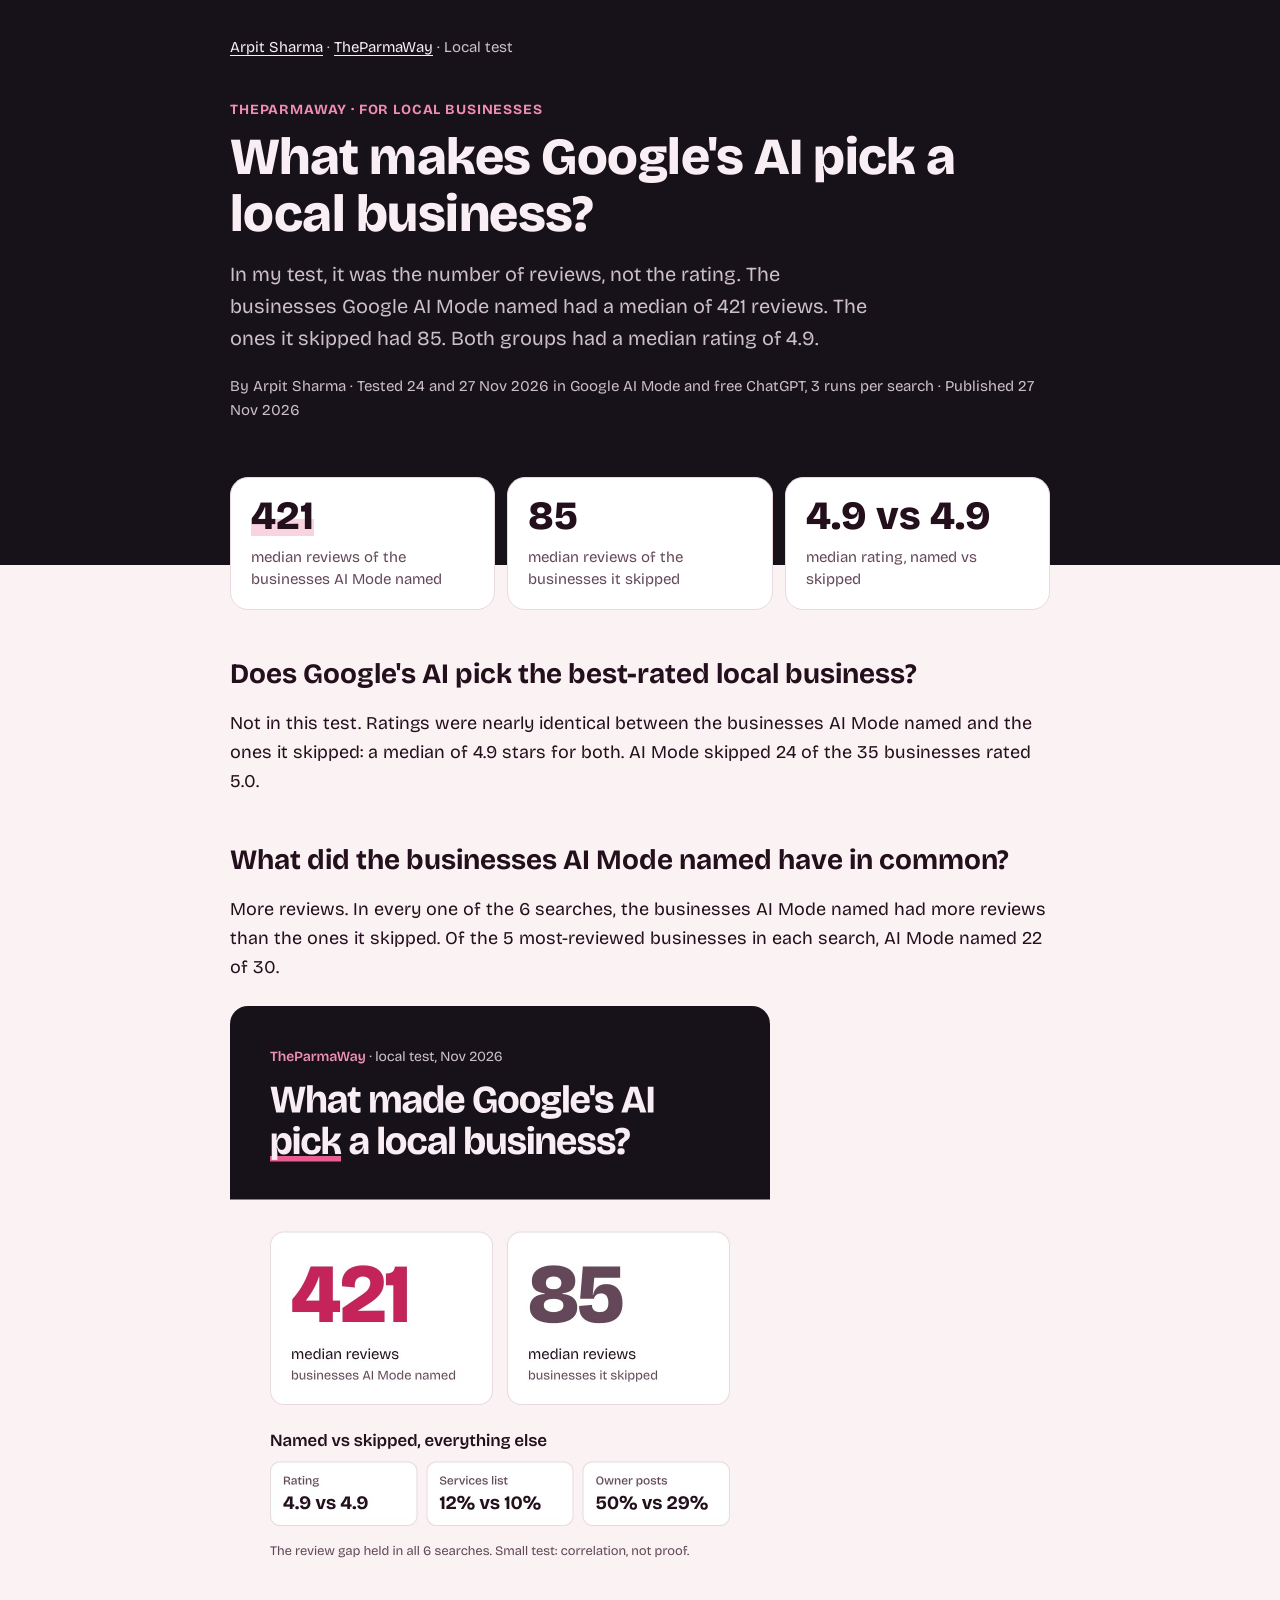
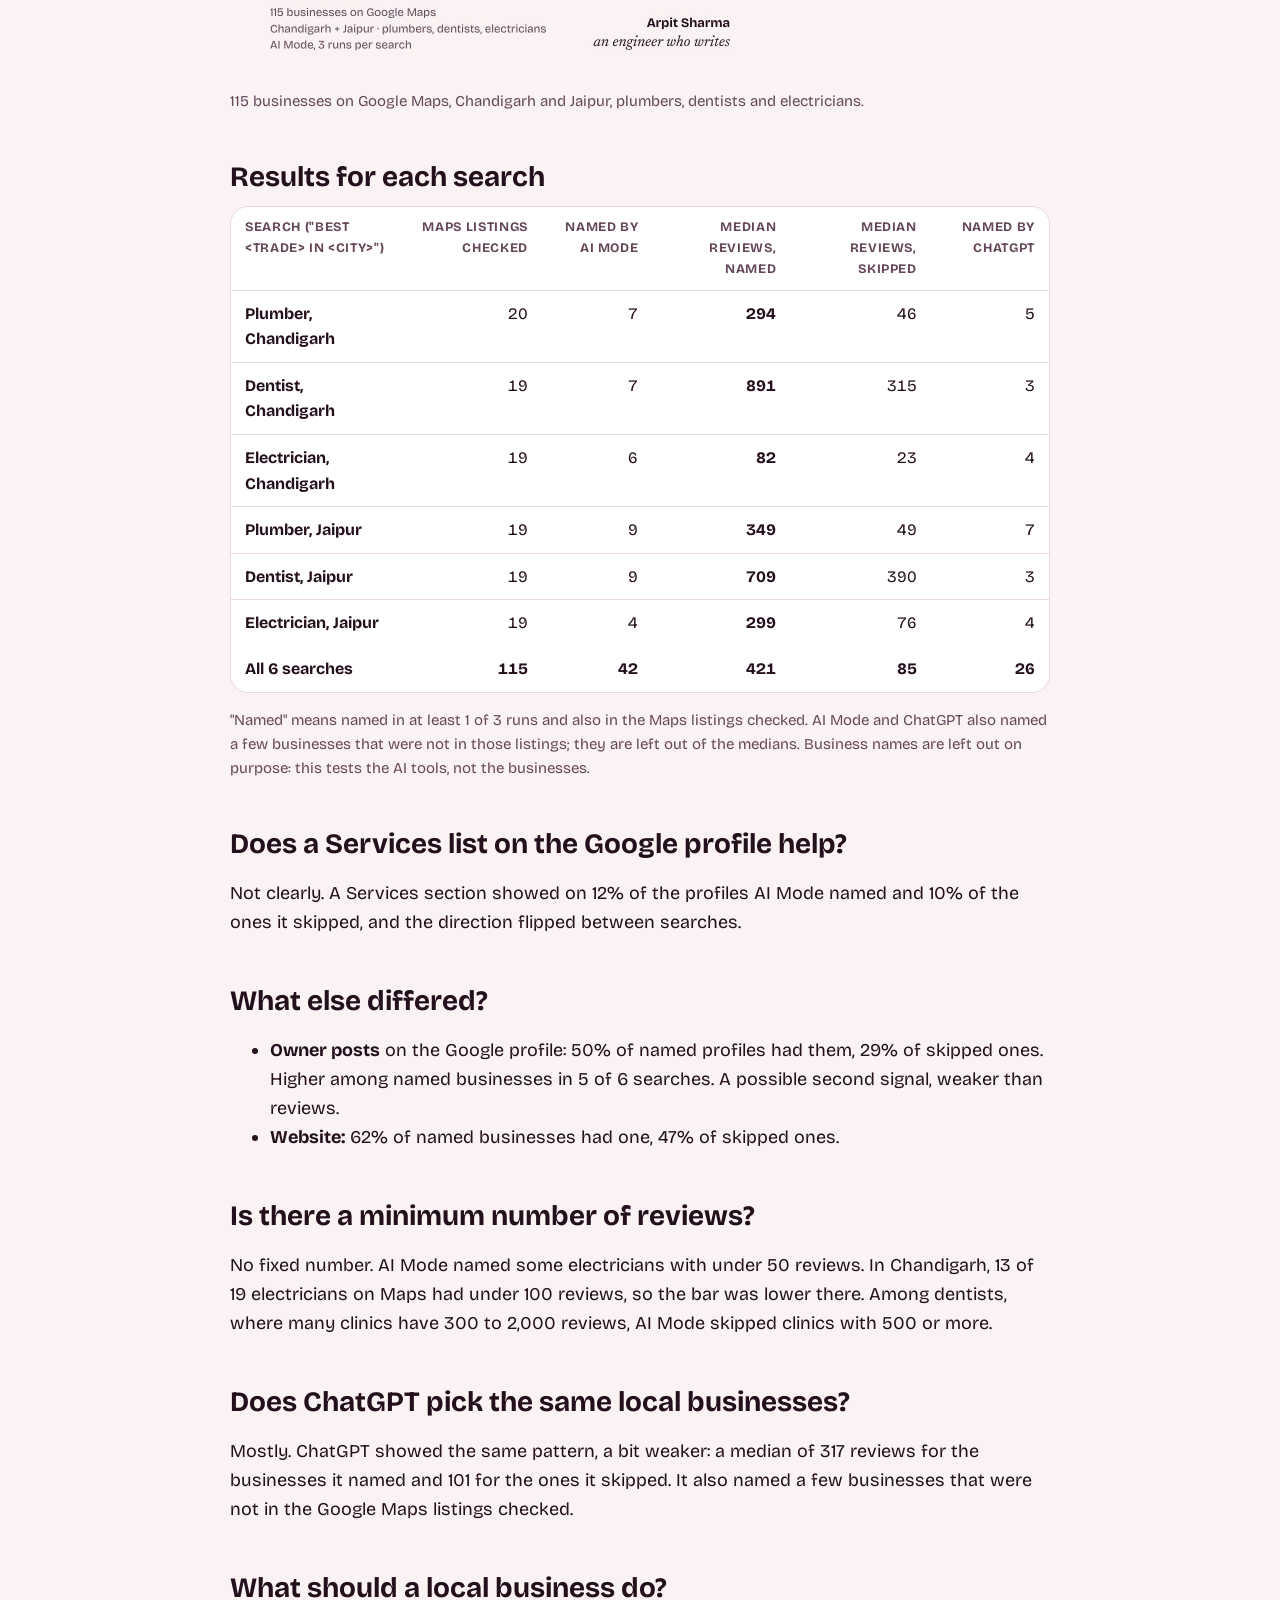
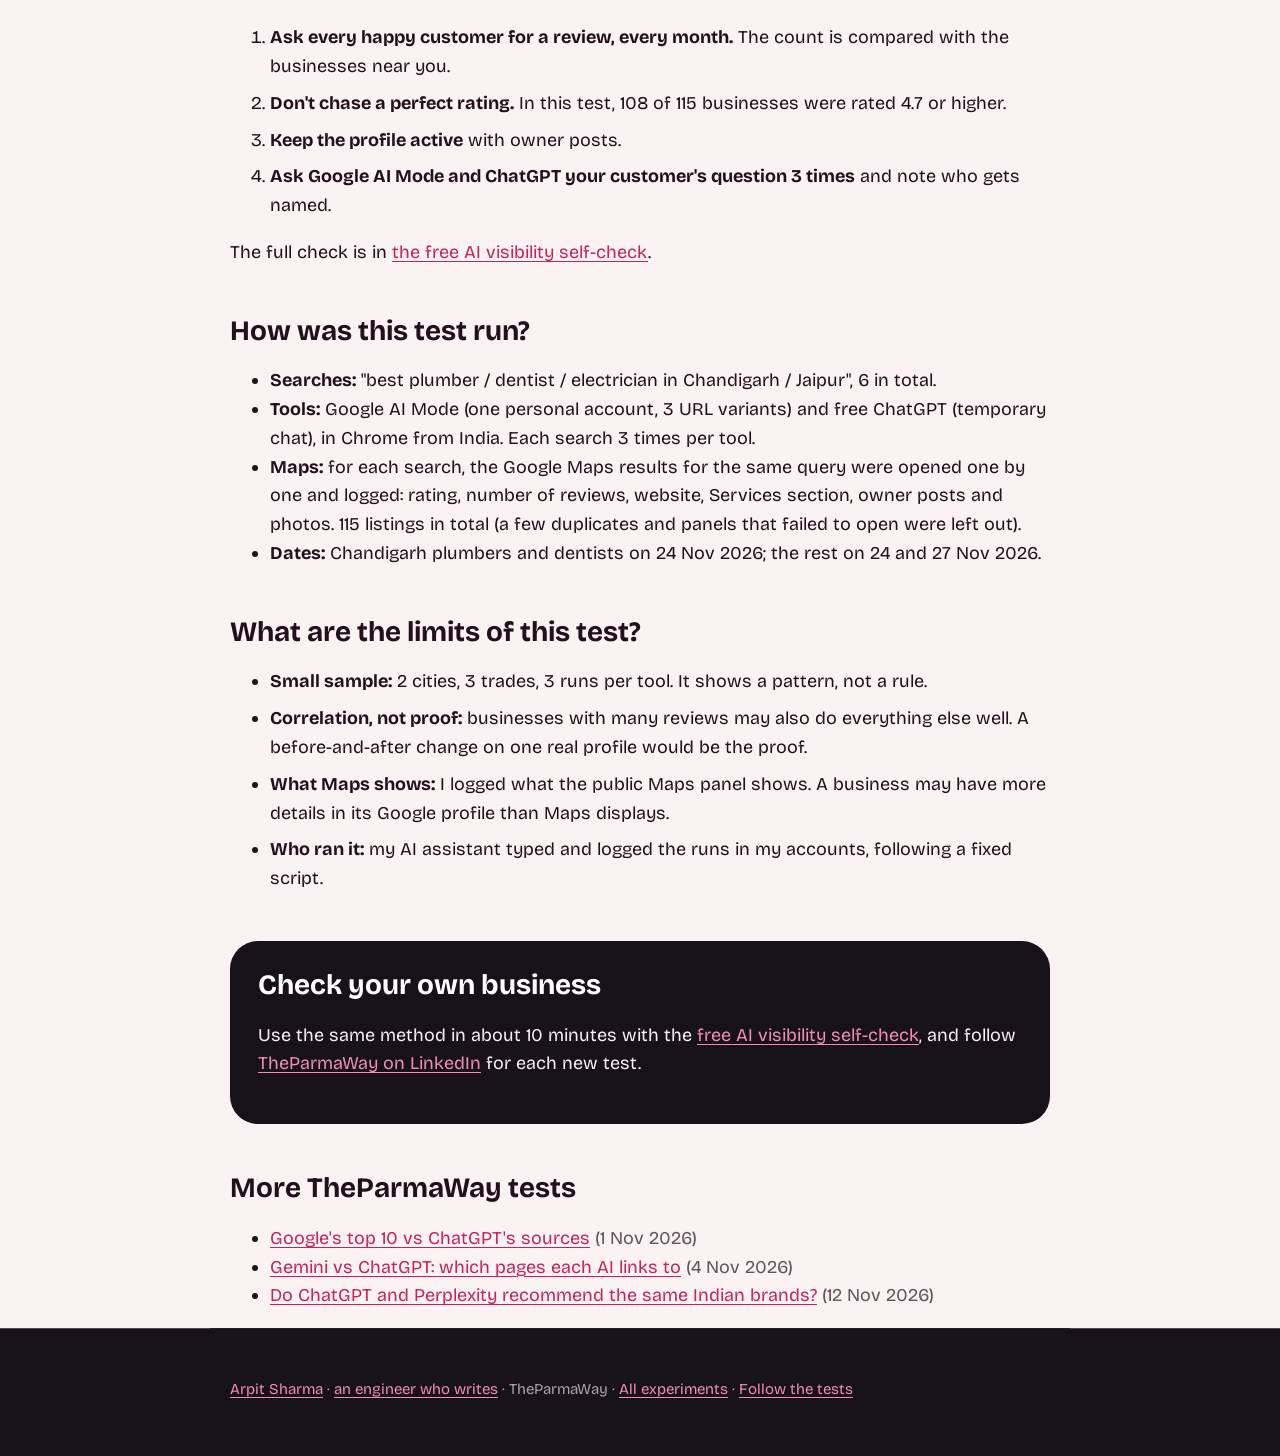
<file: lab/local-ai-picks.html>
<!doctype html>
<html lang="en">
<head>
<meta charset="utf-8">
<meta name="viewport" content="width=device-width, initial-scale=1">
<title>What makes Google's AI pick a local business? | TheParmaWay</title>
<meta name="description" content="115 local businesses checked: those Google AI Mode named had a median of 421 reviews, those it skipped 85. Rating made no difference. By Arpit Sharma.">
<meta name="author" content="Arpit Sharma">
<link rel="canonical" href="https://arpitmehta946.github.io/lab/local-ai-picks.html">
<meta name="robots" content="index, follow, max-image-preview:large">
<meta property="og:type" content="article">
<meta property="og:site_name" content="Arpit Sharma">
<meta property="og:title" content="What made Google's AI pick a local business?">
<meta property="og:description" content="115 businesses on Google Maps, 2 cities, 3 trades. Named by AI Mode: median 421 reviews. Skipped: 85. Rating 4.9 vs 4.9.">
<meta property="og:url" content="https://arpitmehta946.github.io/lab/local-ai-picks.html">
<meta property="og:image" content="https://arpitmehta946.github.io/lab/local-ai-picks.jpg">
<meta property="og:image:width" content="1080">
<meta property="og:image:height" content="1350">
<meta property="og:image:alt" content="Chart: businesses Google AI Mode named had a median of 421 reviews; businesses it skipped had 85">
<meta property="article:published_time" content="2026-11-27">
<meta name="twitter:card" content="summary_large_image">
<meta name="theme-color" content="#FBF2F4">
<link rel="icon" href="../favicon.svg" type="image/svg+xml">
<link rel="preconnect" href="https://fonts.googleapis.com">
<link rel="preconnect" href="https://fonts.gstatic.com" crossorigin>
<link href="https://fonts.googleapis.com/css2?family=Bricolage+Grotesque:opsz,wdth,wght@12..96,75..100,400..800&display=swap" rel="stylesheet">
<script type="application/ld+json">
{"@context":"https://schema.org","@type":"Article","@id":"https://arpitmehta946.github.io/lab/local-ai-picks.html#article","headline":"What makes Google's AI pick a local business?","description":"Google AI Mode and free ChatGPT asked for the best plumber, dentist and electrician in Chandigarh and Jaipur, 3 runs each, 24 and 27 Nov 2026, compared with 115 Google Maps listings.","datePublished":"2026-11-27","author":{"@type":"Person","@id":"https://arpitmehta946.github.io/#arpit","name":"Arpit Sharma","url":"https://arpitmehta946.github.io/"},"isPartOf":{"@type":"CreativeWorkSeries","name":"TheParmaWay"},"image":"https://arpitmehta946.github.io/lab/local-ai-picks.jpg","about":["AI search","Google AI Mode","ChatGPT","local SEO","Google Business Profile","online reviews"]}
</script>
<style>
:root{
  --night:#17121A;--night-2:#241C27;--night-3:#33283A;--paper:#FBF2F4;--sheet:#FFFFFF;--ink:#24101C;--muted:#64485A;--rule:#EAD9E0;
  --cite:#C4245A;--mark:#F08DB0;--on-night:#F8EEF3;--on-night-2:#CDBFC8;
  --disp:"Bricolage Grotesque","Segoe UI",system-ui,sans-serif;
}
*{box-sizing:border-box}
html{-webkit-text-size-adjust:100%}
body{margin:0;background:var(--paper);color:var(--ink);font:400 18px/1.6 var(--disp)}
a{color:var(--cite);text-underline-offset:3px}
:focus-visible{outline:3px solid var(--cite);outline-offset:3px;border-radius:6px}
.wrap{max-width:860px;margin:0 auto;padding:0 20px}
header.top{background:var(--night);color:var(--on-night);padding:20px 0 128px}
.crumb{font-size:15px;color:var(--on-night-2)}
.crumb a{color:var(--on-night)}
.kick{margin:40px 0 8px;color:var(--mark);font-weight:700;letter-spacing:.06em;font-size:14px;text-transform:uppercase}
h1{font-size:clamp(32px,5.4vw,52px);line-height:1.08;margin:0 0 16px;font-weight:800;letter-spacing:-.01em}
.dek{font-size:20px;color:var(--on-night-2);margin:0;max-width:640px}
.byline{margin-top:20px;font-size:15px;color:var(--on-night-2)}
main{padding:40px 0 64px}
h2{font-size:28px;line-height:1.2;margin:48px 0 12px}
.stats{display:grid;grid-template-columns:repeat(auto-fit,minmax(180px,1fr));gap:12px;margin:-88px 0 8px}
.stat{background:var(--sheet);border:1px solid var(--rule);border-radius:18px;padding:18px 20px}
.stat b{display:inline-block;font-size:40px;line-height:1;font-weight:800;margin-bottom:10px}
.stat span{display:block;font-size:15px;line-height:1.5;color:var(--muted)}
.stat.hi b{background:linear-gradient(transparent 55%,var(--mark) 55%)}
mark{background:linear-gradient(transparent 10%,var(--mark) 10%,var(--mark) 90%,transparent 90%);color:var(--ink);padding:0 .14em}
.tbl{overflow-x:auto;background:var(--sheet);border:1px solid var(--rule);border-radius:18px}
table{border-collapse:collapse;width:100%;font-size:16px;min-width:560px}
th,td{padding:10px 14px;text-align:left;border-bottom:1px solid var(--rule);vertical-align:top}
th{font-size:13px;text-transform:uppercase;letter-spacing:.05em;color:var(--muted);font-weight:700}
td.n,th.n{text-align:right;font-variant-numeric:tabular-nums}
tr:last-child td{border-bottom:0}
tfoot td{font-weight:700}
.small{font-size:15px;color:var(--muted)}
.brands{display:grid;gap:12px}
.brand{background:var(--sheet);border:1px solid var(--rule);border-radius:18px;padding:16px 20px}
.brand p{margin:4px 0 0;color:var(--cite);font-weight:600}
figure{margin:24px 0}
figure img{width:100%;max-width:540px;height:auto;border-radius:18px;display:block}
figcaption{font-size:15px;color:var(--muted);margin-top:8px}
ul.limits li,ol.do li{margin-bottom:8px}
.cta{background:var(--night);color:var(--on-night);border-radius:28px;padding:28px;margin-top:48px}
.cta h2{margin-top:0;color:#fff}
.cta a{color:var(--mark)}
code{font-size:15px;background:#F1E4EA;padding:1px 6px;border-radius:6px;word-break:break-all}
td:nth-child(2),td:nth-child(3){white-space:nowrap}.dots{display:inline-flex;gap:5px;vertical-align:middle;margin-right:4px}.dots i{width:14px;height:14px;border-radius:4px;background:#EFE1E7;display:block}.dots i.on{background:var(--cite)}
footer{padding:24px 0 40px;font-size:15px;color:var(--muted)}

/* ===== Lab-at-night theme (shared with homepage, 14 Nov 2026) ===== */

/* Gulal light fixes */
.stat.hi b{background:linear-gradient(transparent 58%,#F9D3E0 58%)!important}
.btn.y{background:#C4245A!important;color:#fff!important}.get li::before,.tl li.next b::after{color:#fff!important}header .btn.line,.pick .btn.line,.cta .btn.line{border-color:rgba(248,238,243,.4)!important;color:#F8EEF3!important}.btn.ink{background:#24101C!important;color:#fff!important}mark{background:#F9D3E0;color:#24101C}
</style>
<!-- No-copy: blocks casual selecting/copying. Inputs, code samples and the email stay usable. -->
<style>body{-webkit-user-select:none;user-select:none;-webkit-touch-callout:none}input,textarea,code,.mail,.copyable{-webkit-user-select:text;user-select:text}img{-webkit-user-drag:none;user-drag:none}
/* Dark footer band (matches home) */
footer{background:#17121A!important;color:#ADA0A9!important;box-shadow:0 0 0 100vmax #17121A;clip-path:inset(0 -100vmax -100vmax);border-top:0!important;padding-top:34px!important;padding-bottom:40px!important}
footer a{color:#F08DB0!important}footer *{color:inherit}

/* Small-screen nav (22 Nov) */
@media (max-width:520px){.top{gap:10px}.top>a{font-size:14px;line-height:1.3}.top nav{display:flex;gap:12px;flex-shrink:0}.top nav a{margin-left:0!important;font-size:13.5px;white-space:nowrap}}
</style>
<script>(function(){function ok(t){return t&&t.closest&&t.closest('input,textarea,code,.mail,.copyable')}
['copy','cut'].forEach(function(ev){document.addEventListener(ev,function(e){if(!ok(e.target)&&!ok(document.activeElement))e.preventDefault()})});
document.addEventListener('dragstart',function(e){if(e.target.tagName==='IMG')e.preventDefault()});
document.addEventListener('selectstart',function(e){if(!ok(e.target.nodeType===1?e.target:e.target.parentElement))e.preventDefault()});})();</script>
</head>
<body>
<header class="top">
  <div class="wrap">
    <p class="crumb"><a href="../">Arpit Sharma</a> · <a href="../#log">TheParmaWay</a> · Local test</p>
    <p class="kick">TheParmaWay · For local businesses</p>
    <h1>What makes Google's AI pick a local business?</h1>
    <p class="dek">In my test, it was the number of reviews, not the rating. The businesses Google AI Mode named had a median of 421 reviews. The ones it skipped had 85. Both groups had a median rating of 4.9.</p>
    <p class="byline">By Arpit Sharma · Tested 24 and 27 Nov 2026 in Google AI Mode and free ChatGPT, 3 runs per search · Published <time datetime="2026-11-27">27 Nov 2026</time></p>
  </div>
</header>

<main class="wrap">
  <div class="stats">
    <div class="stat hi"><b>421</b><span>median reviews of the businesses AI Mode named</span></div>
    <div class="stat"><b>85</b><span>median reviews of the businesses it skipped</span></div>
    <div class="stat"><b>4.9 vs 4.9</b><span>median rating, named vs skipped</span></div>
  </div>

  <h2>Does Google's AI pick the best-rated local business?</h2>
  <p>Not in this test. Ratings were nearly identical between the businesses AI Mode named and the ones it skipped: a median of 4.9 stars for both. AI Mode skipped 24 of the 35 businesses rated 5.0.</p>

  <h2>What did the businesses AI Mode named have in common?</h2>
  <p>More reviews. In every one of the 6 searches, the businesses AI Mode named had more reviews than the ones it skipped. Of the 5 most-reviewed businesses in each search, AI Mode named 22 of 30.</p>
  <figure><img src="local-ai-picks.jpg" alt="Chart: businesses Google AI Mode named had a median of 421 reviews; businesses it skipped had 85. Rating 4.9 vs 4.9, services list 12% vs 10%, owner posts 50% vs 29%." width="1080" height="1350" loading="lazy"><figcaption>115 businesses on Google Maps, Chandigarh and Jaipur, plumbers, dentists and electricians.</figcaption></figure>

  <h2>Results for each search</h2>
  <div class="tbl">
    <table>
      <thead><tr><th>Search ("best &lt;trade&gt; in &lt;city&gt;")</th><th class="n">Maps listings checked</th><th class="n">Named by AI Mode</th><th class="n">Median reviews, named</th><th class="n">Median reviews, skipped</th><th class="n">Named by ChatGPT</th></tr></thead>
      <tbody>
        <tr><td><strong>Plumber, Chandigarh</strong></td><td class="n">20</td><td class="n">7</td><td class="n"><strong>294</strong></td><td class="n">46</td><td class="n">5</td></tr>
        <tr><td><strong>Dentist, Chandigarh</strong></td><td class="n">19</td><td class="n">7</td><td class="n"><strong>891</strong></td><td class="n">315</td><td class="n">3</td></tr>
        <tr><td><strong>Electrician, Chandigarh</strong></td><td class="n">19</td><td class="n">6</td><td class="n"><strong>82</strong></td><td class="n">23</td><td class="n">4</td></tr>
        <tr><td><strong>Plumber, Jaipur</strong></td><td class="n">19</td><td class="n">9</td><td class="n"><strong>349</strong></td><td class="n">49</td><td class="n">7</td></tr>
        <tr><td><strong>Dentist, Jaipur</strong></td><td class="n">19</td><td class="n">9</td><td class="n"><strong>709</strong></td><td class="n">390</td><td class="n">3</td></tr>
        <tr><td><strong>Electrician, Jaipur</strong></td><td class="n">19</td><td class="n">4</td><td class="n"><strong>299</strong></td><td class="n">76</td><td class="n">4</td></tr>
      </tbody>
      <tfoot><tr><td>All 6 searches</td><td class="n">115</td><td class="n">42</td><td class="n">421</td><td class="n">85</td><td class="n">26</td></tr></tfoot>
    </table>
  </div>
  <p class="small">"Named" means named in at least 1 of 3 runs and also in the Maps listings checked. AI Mode and ChatGPT also named a few businesses that were not in those listings; they are left out of the medians. Business names are left out on purpose: this tests the AI tools, not the businesses.</p>

  <h2>Does a Services list on the Google profile help?</h2>
  <p>Not clearly. A Services section showed on 12% of the profiles AI Mode named and 10% of the ones it skipped, and the direction flipped between searches.</p>

  <h2>What else differed?</h2>
  <ul>
    <li><strong>Owner posts</strong> on the Google profile: 50% of named profiles had them, 29% of skipped ones. Higher among named businesses in 5 of 6 searches. A possible second signal, weaker than reviews.</li>
    <li><strong>Website:</strong> 62% of named businesses had one, 47% of skipped ones.</li>
  </ul>

  <h2>Is there a minimum number of reviews?</h2>
  <p>No fixed number. AI Mode named some electricians with under 50 reviews. In Chandigarh, 13 of 19 electricians on Maps had under 100 reviews, so the bar was lower there. Among dentists, where many clinics have 300 to 2,000 reviews, AI Mode skipped clinics with 500 or more.</p>

  <h2>Does ChatGPT pick the same local businesses?</h2>
  <p>Mostly. ChatGPT showed the same pattern, a bit weaker: a median of 317 reviews for the businesses it named and 101 for the ones it skipped. It also named a few businesses that were not in the Google Maps listings checked.</p>

  <h2>What should a local business do?</h2>
  <ol class="do">
    <li><strong>Ask every happy customer for a review, every month.</strong> The count is compared with the businesses near you.</li>
    <li><strong>Don't chase a perfect rating.</strong> In this test, 108 of 115 businesses were rated 4.7 or higher.</li>
    <li><strong>Keep the profile active</strong> with owner posts.</li>
    <li><strong>Ask Google AI Mode and ChatGPT your customer's question 3 times</strong> and note who gets named.</li>
  </ol>
  <p>The full check is in <a href="../self-check.html">the free AI visibility self-check</a>.</p>

  <h2>How was this test run?</h2>
  <ul>
    <li><strong>Searches:</strong> "best plumber / dentist / electrician in Chandigarh / Jaipur", 6 in total.</li>
    <li><strong>Tools:</strong> Google AI Mode (one personal account, 3 URL variants) and free ChatGPT (temporary chat), in Chrome from India. Each search 3 times per tool.</li>
    <li><strong>Maps:</strong> for each search, the Google Maps results for the same query were opened one by one and logged: rating, number of reviews, website, Services section, owner posts and photos. 115 listings in total (a few duplicates and panels that failed to open were left out).</li>
    <li><strong>Dates:</strong> Chandigarh plumbers and dentists on 24 Nov 2026; the rest on 24 and 27 Nov 2026.</li>
  </ul>

  <h2>What are the limits of this test?</h2>
  <ul class="limits">
    <li><strong>Small sample:</strong> 2 cities, 3 trades, 3 runs per tool. It shows a pattern, not a rule.</li>
    <li><strong>Correlation, not proof:</strong> businesses with many reviews may also do everything else well. A before-and-after change on one real profile would be the proof.</li>
    <li><strong>What Maps shows:</strong> I logged what the public Maps panel shows. A business may have more details in its Google profile than Maps displays.</li>
    <li><strong>Who ran it:</strong> my AI assistant typed and logged the runs in my accounts, following a fixed script.</li>
  </ul>

  <div class="cta">
    <h2>Check your own business</h2>
    <p>Use the same method in about 10 minutes with the <a href="../self-check.html">free AI visibility self-check</a>, and follow <a href="https://www.linkedin.com/in/arpitsharmaoff" rel="me">TheParmaWay on LinkedIn</a> for each new test.</p>
  </div>
  <section class="more" aria-labelledby="h-more">
    <h2 id="h-more">More TheParmaWay tests</h2>
    <ul>
      <li><a href="google-vs-chatgpt.html">Google's top 10 vs ChatGPT's sources</a> <span style="color:inherit;opacity:.7">(1 Nov 2026)</span></li>
      <li><a href="gemini-vs-chatgpt.html">Gemini vs ChatGPT: which pages each AI links to</a> <span style="color:inherit;opacity:.7">(4 Nov 2026)</span></li>
      <li><a href="6-brands-chatgpt-vs-perplexity.html">Do ChatGPT and Perplexity recommend the same Indian brands?</a> <span style="color:inherit;opacity:.7">(12 Nov 2026)</span></li>
    </ul>
  </section>
</main>

<footer class="wrap">
  <p><a href="../">Arpit Sharma</a> · <a href="../about.html">an engineer who writes</a> · TheParmaWay · <a href="../#log">All experiments</a> · <a href="../follow.html">Follow the tests</a></p>
</footer>
</body>
</html>
</file>
